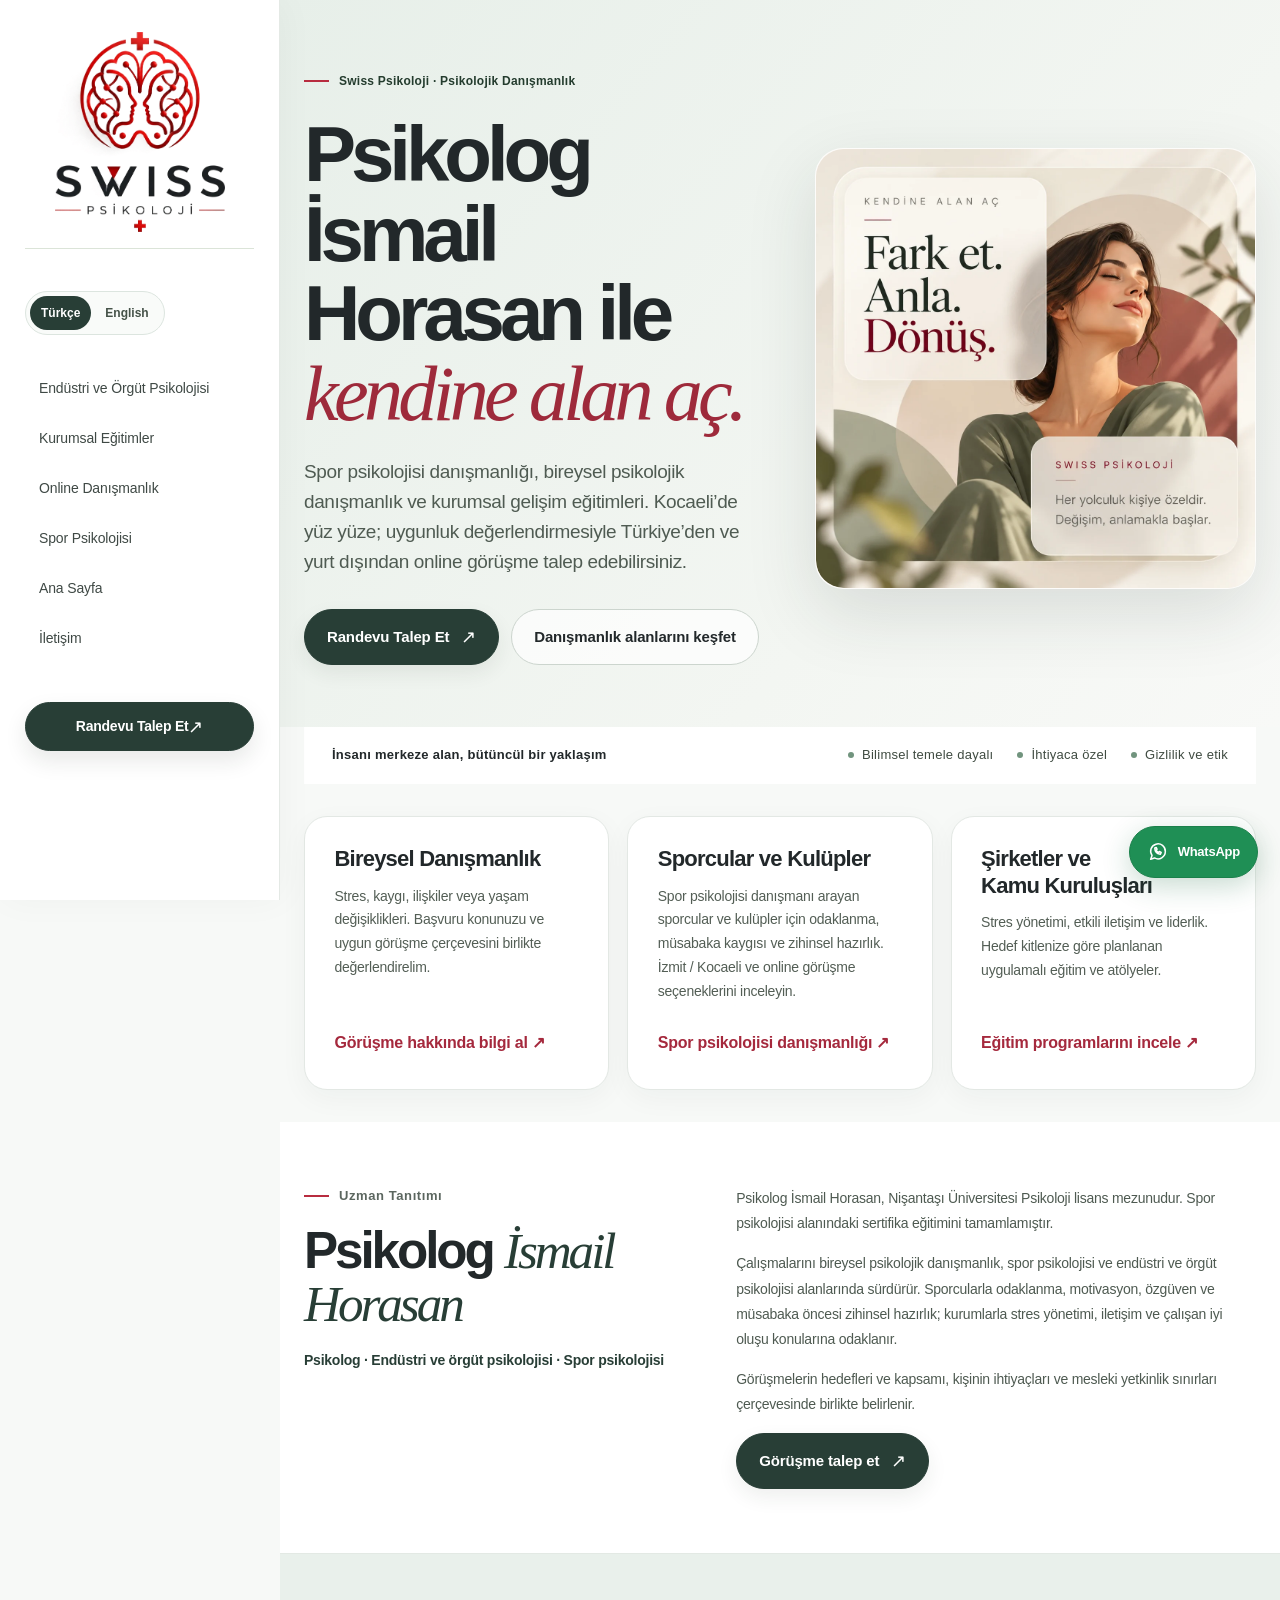
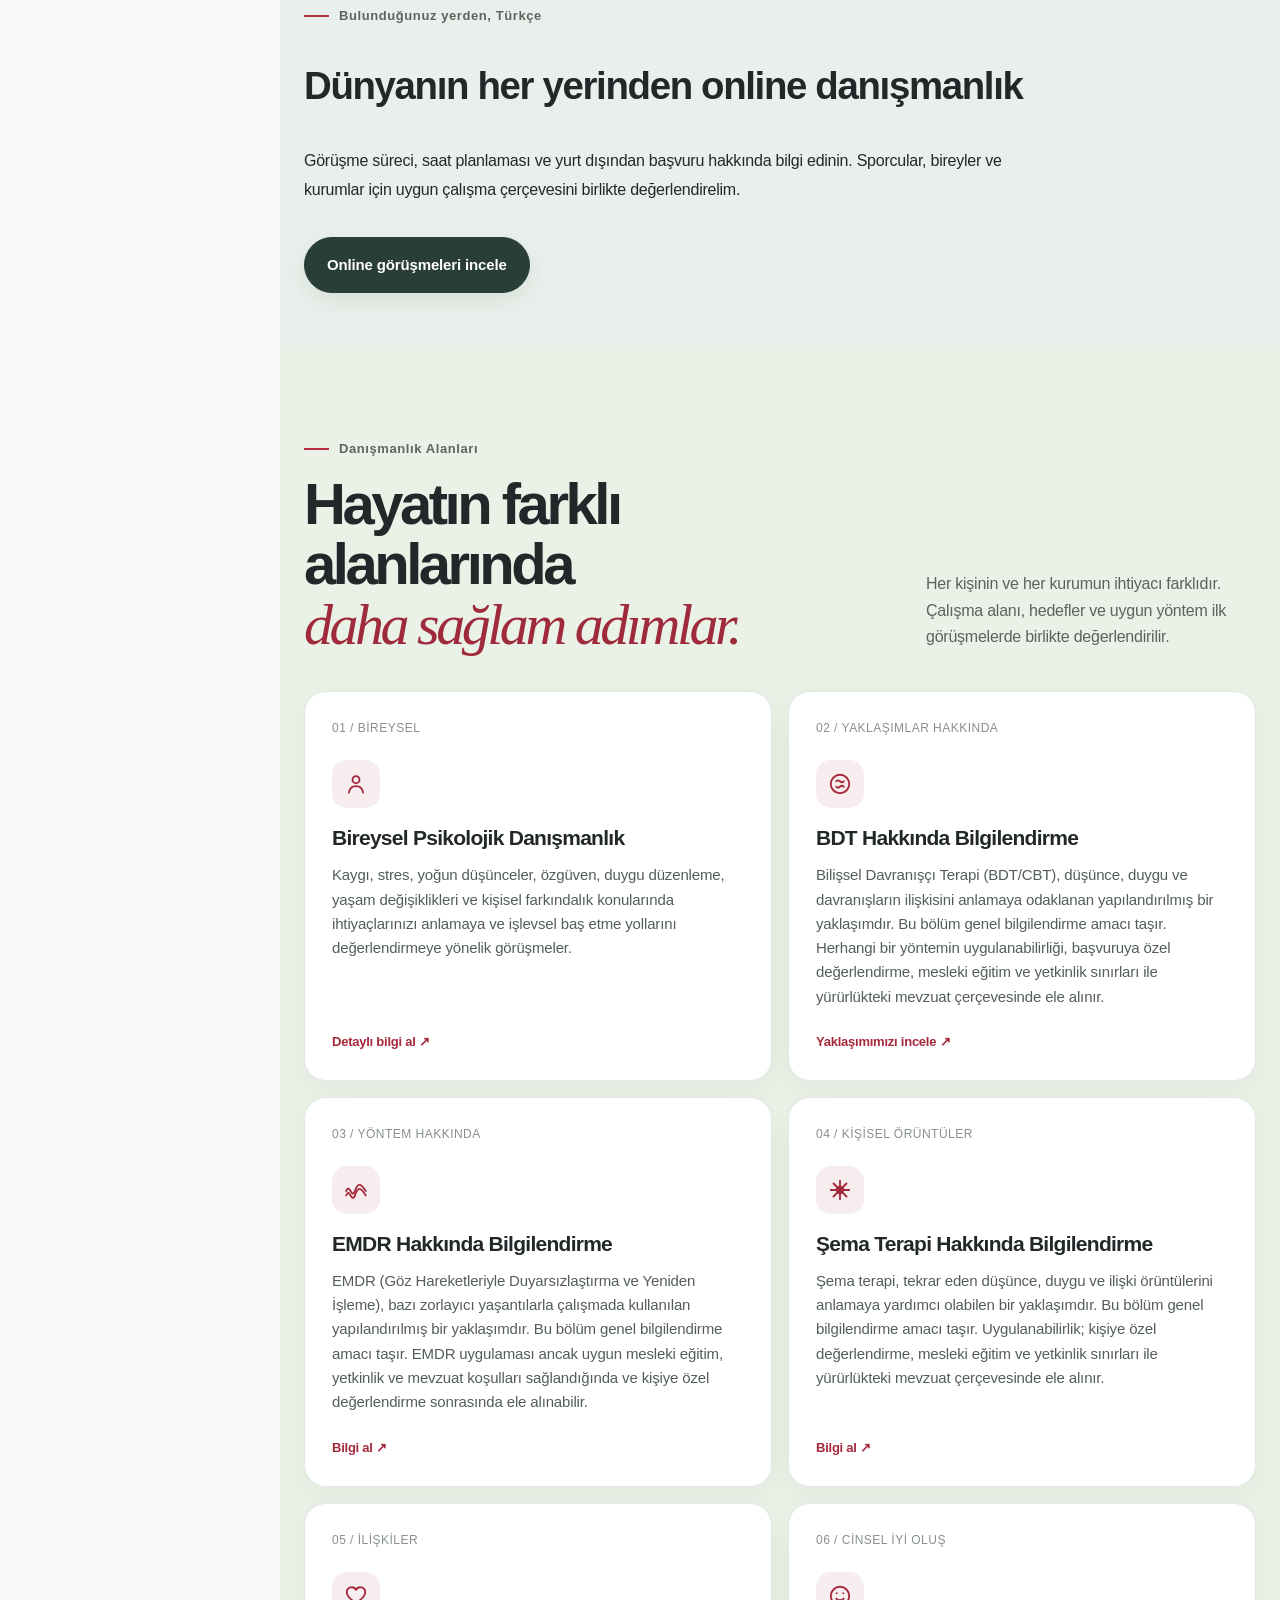
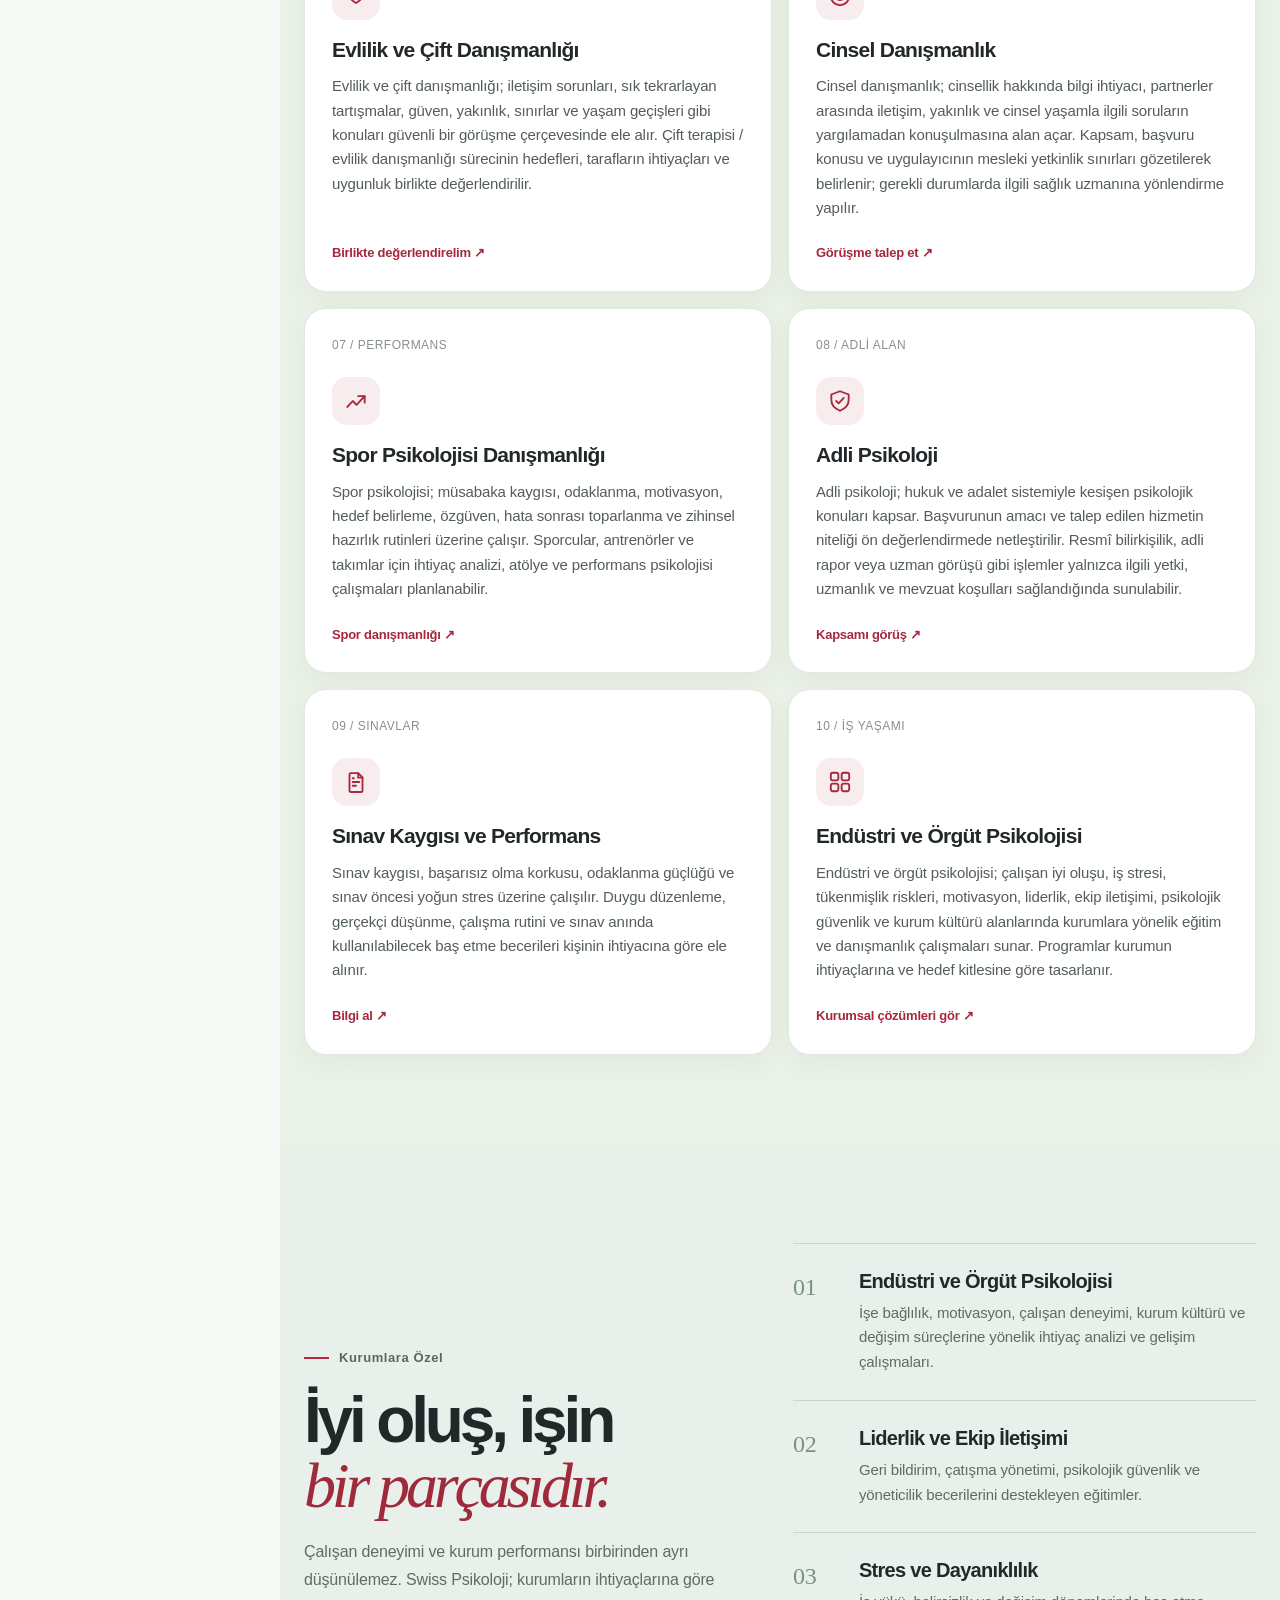
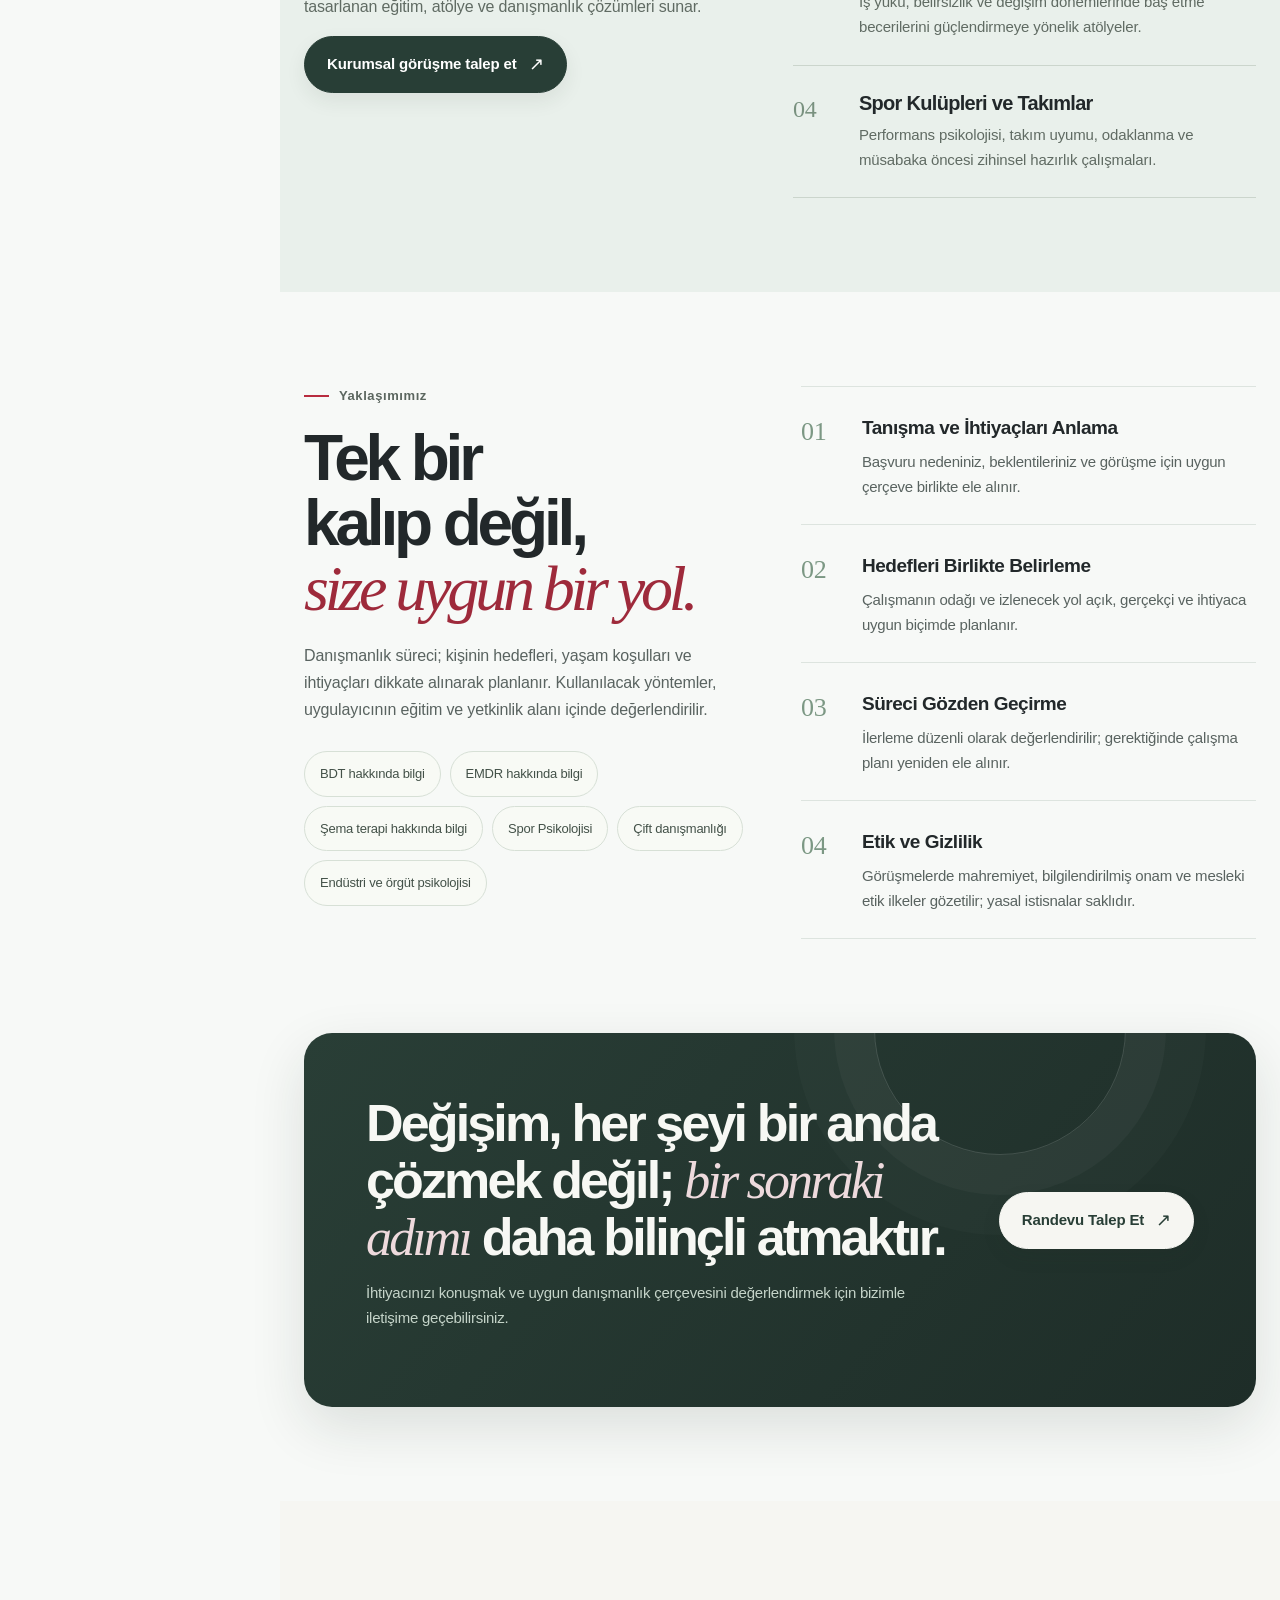
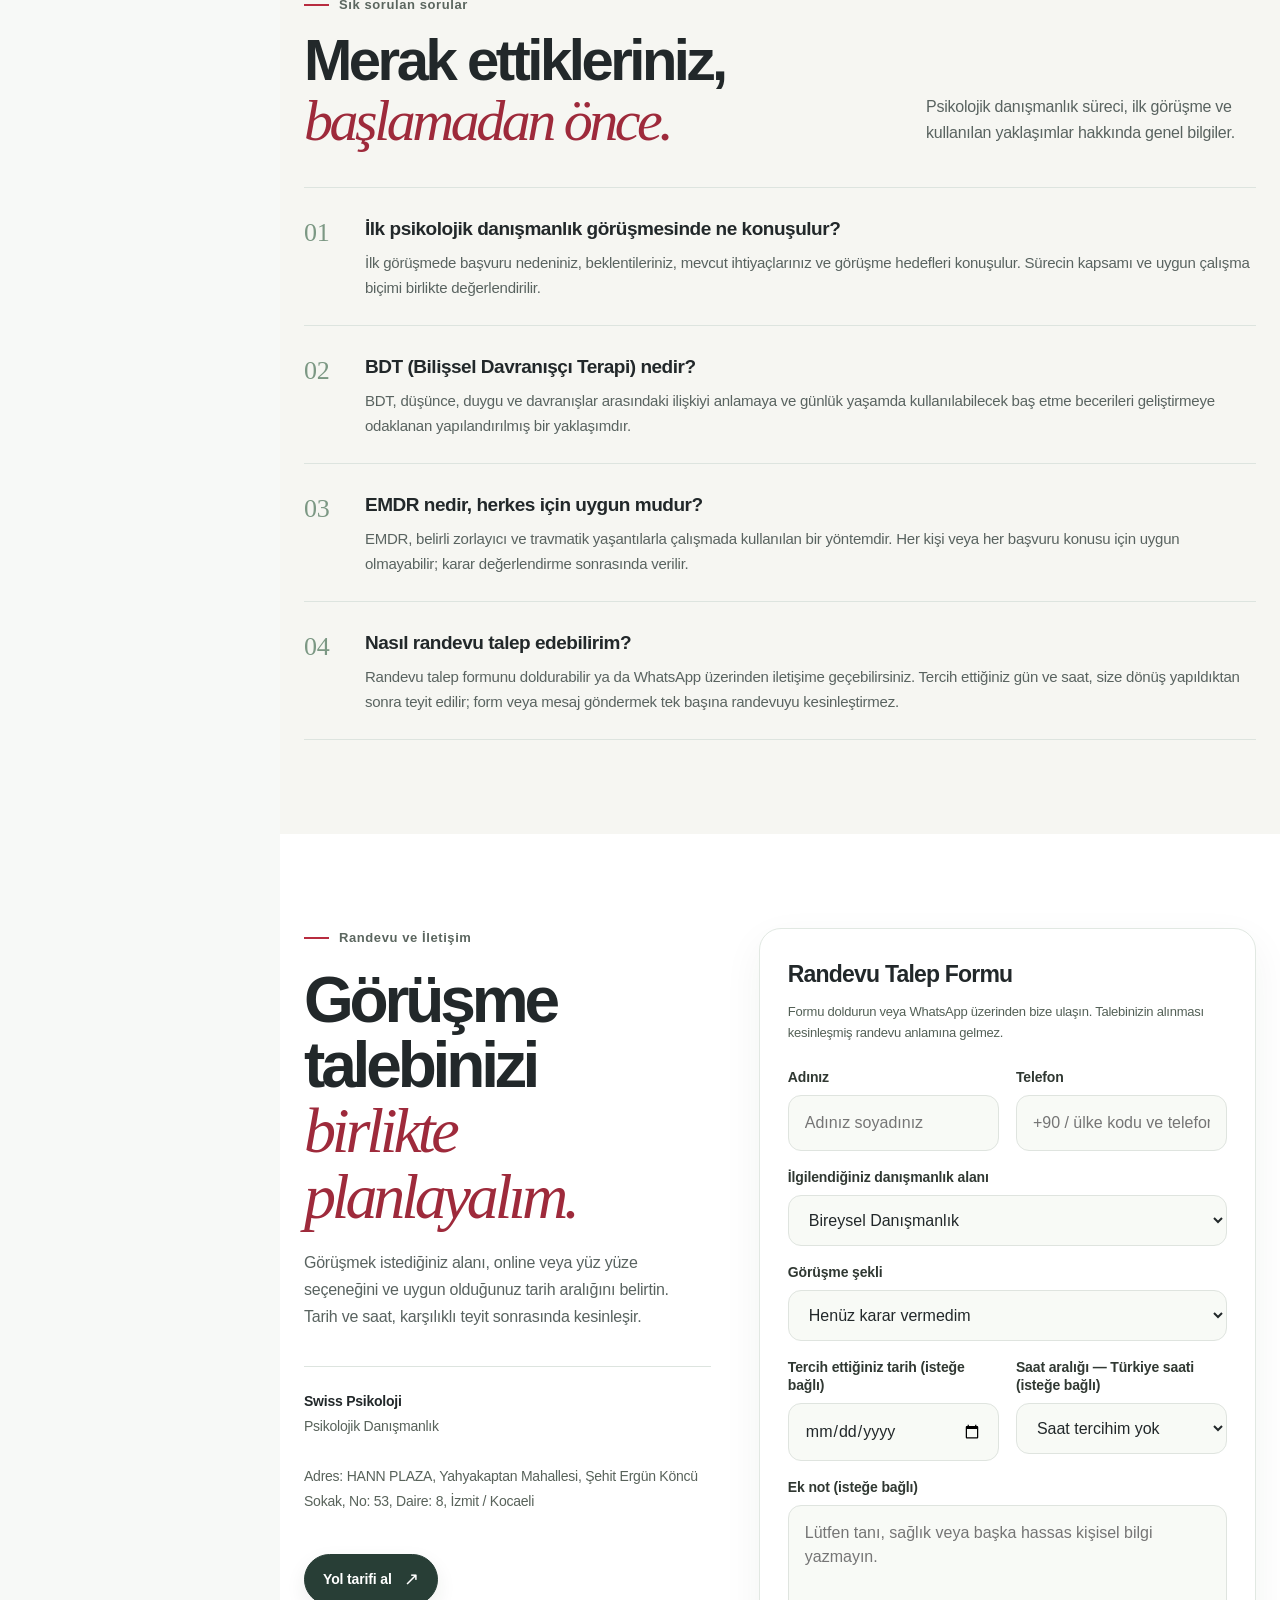
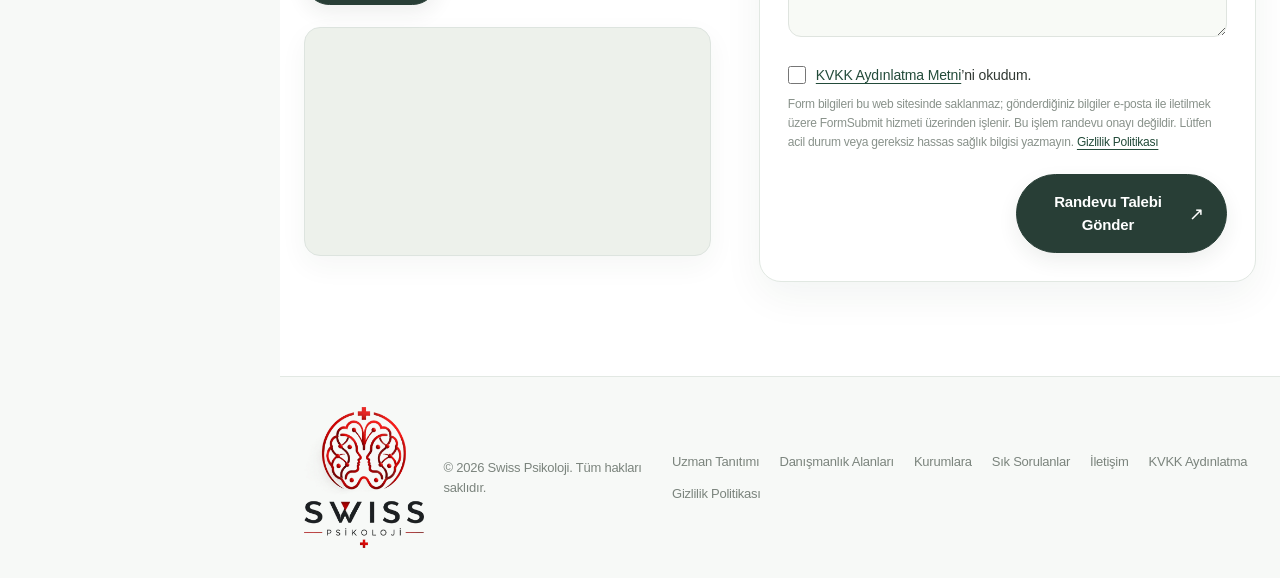
<file: index.html>
<!DOCTYPE html>
<html lang="tr">
<head>
<meta charset="utf-8">
<meta name="viewport" content="width=device-width, initial-scale=1">
<meta name="theme-color" content="#f5f5f2">
<meta name="description" content="Psikolog İsmail Horasan ile spor psikolojisi danışmanlığı, bireysel görüşmeler ve kurumsal eğitimler. Kocaeli'de yüz yüze ve uygunluk halinde online randevu talebi.">
<meta name="robots" content="index, follow, max-image-preview:large">
<meta name="author" content="Psikolog İsmail Horasan">
<meta property="og:image" content="https://swisspsikoloji.com/assets/brand-poster.webp">
<meta property="og:image:type" content="image/webp">
<meta property="og:image:alt" content="Swiss Psikoloji — Fark et. Anla. Dönüştür.">
<meta name="twitter:image" content="https://swisspsikoloji.com/assets/brand-poster.webp">
<meta property="og:type" content="website">
<meta property="og:locale" content="tr_TR">
<meta property="og:site_name" content="Swiss Psikoloji">
<meta property="og:title" content="Psikolog İsmail Horasan | Spor Psikolojisi | Swiss Psikoloji">
<meta property="og:description" content="Psikolog İsmail Horasan ile spor psikolojisi danışmanlığı, bireysel görüşmeler ve kurumsal eğitimler. Kocaeli'de yüz yüze ve uygunluk halinde online randevu talebi.">
<meta property="og:url" content="https://swisspsikoloji.com/">
<meta name="twitter:card" content="summary_large_image">
<meta name="twitter:title" content="Psikolog İsmail Horasan | Spor Psikolojisi | Swiss Psikoloji">
<meta name="twitter:description" content="Psikolog İsmail Horasan ile spor psikolojisi danışmanlığı, bireysel görüşmeler ve kurumsal eğitimler. Kocaeli'de yüz yüze ve uygunluk halinde online randevu talebi.">
<link rel="canonical" href="https://swisspsikoloji.com/">
<title>Psikolog İsmail Horasan | Spor Psikolojisi | Swiss Psikoloji</title>
<script type="application/ld+json">
{
  "@context": "https://schema.org",
  "@graph": [
    {
      "@type": "WebSite",
      "@id": "https://swisspsikoloji.com/#website",
      "url": "https://swisspsikoloji.com/",
      "name": "Swiss Psikoloji",
      "alternateName": [
        "Swiss Psikolojik Danışmanlık",
        "swisspsikoloji.com"
      ],
      "inLanguage": [
        "tr",
        "en"
      ],
      "publisher": {
        "@id": "https://swisspsikoloji.com/#organization"
      }
    },
    {
      "@type": "ProfessionalService",
      "@id": "https://swisspsikoloji.com/#organization",
      "name": "Swiss Psikoloji",
      "url": "https://swisspsikoloji.com/",
      "description": "Psikolog İsmail Horasan ile spor psikolojisi danışmanlığı, bireysel görüşmeler ve kurumsal eğitimler. Kocaeli'de yüz yüze ve uygunluk halinde online randevu talebi.",
      "telephone": "+90-532-746-6634",
      "address": {
        "@type": "PostalAddress",
        "streetAddress": "HANN PLAZA, Yahyakaptan Mahallesi, Şehit Ergün Köncü Sokak, No: 53, Daire: 8",
        "addressLocality": "İzmit",
        "addressRegion": "Kocaeli",
        "addressCountry": "TR"
      },
      "areaServed": [
        "İzmit",
        "Kocaeli",
        "Türkiye"
      ],
      "knowsLanguage": [
        "tr",
        "en"
      ]
    },
    {
      "@type": "Person",
      "@id": "https://swisspsikoloji.com/#ismail-horasan",
      "name": "İsmail Horasan",
      "jobTitle": "Psikolog",
      "alumniOf": {"@type":"CollegeOrUniversity","name":"Nişantaşı Üniversitesi","department":"Psikoloji"},
      "url": "https://swisspsikoloji.com/#uzman",
      "worksFor": {
        "@id": "https://swisspsikoloji.com/#organization"
      },
      "knowsAbout": [
        "Endüstri ve örgüt psikolojisi",
        "Spor psikolojisi",
        "Psikolojik danışmanlık"
      ]
    },
    {
      "@type": "WebPage",
      "@id": "https://swisspsikoloji.com/#webpage",
      "url": "https://swisspsikoloji.com/",
      "name": "Psikolog İsmail Horasan | Spor Psikolojisi | Swiss Psikoloji",
      "description": "Psikolog İsmail Horasan ile spor psikolojisi danışmanlığı, bireysel görüşmeler ve kurumsal eğitimler. Kocaeli'de yüz yüze ve uygunluk halinde online randevu talebi.",
      "inLanguage": "tr",
      "isPartOf": {
        "@id": "https://swisspsikoloji.com/#website"
      },
      "about": [
        {
          "@id": "https://swisspsikoloji.com/#organization"
        },
        {
          "@id": "https://swisspsikoloji.com/#ismail-horasan"
        }
      ]
    }
  ]
}
</script>
<link rel="stylesheet" href="/assets/site.css">
<noscript><style>@media(max-width:700px){nav{flex-wrap:wrap}.navlinks{display:flex!important;position:static;flex-basis:100%;box-shadow:none}.menu-toggle{display:none}}</style></noscript><meta name="referrer" content="strict-origin-when-cross-origin"><meta name="twitter:image:alt" content="Swiss Psikoloji"><link rel="icon" href="/assets/logo.webp" type="image/webp"></head>
<body>
<a class="skip-link" href="#top">İçeriğe geç</a>
<nav>
  <a class="brand wordmark" href="#top" aria-label="Swiss Psikoloji ana sayfa"><img class="brand-logo" src="/assets/logo.webp" alt="Swiss Psikoloji" width="441" height="520" decoding="async"></a>
  <div class="language-switch" aria-label="Dil seçimi"><button type="button" class="lang-btn active" data-lang="tr" onclick="setSiteLanguage('tr')">Türkçe</button><button type="button" class="lang-btn" data-lang="en" onclick="setSiteLanguage('en')">English</button></div>
    <button class="menu-toggle" type="button" aria-label="Menüyü aç" aria-controls="primary-navigation" aria-expanded="false"><span aria-hidden="true">☰</span></button>
    <div class="navlinks" id="primary-navigation"><a href="/is-ve-orgut-psikolojisi.html">Endüstri ve Örgüt Psikolojisi</a><a href="/kurumsal-egitimler.html">Kurumsal Eğitimler</a><a href="/online-danismanlik.html">Online Danışmanlık</a><a href="/spor-psikolojisi.html">Spor Psikolojisi</a><a href="/">Ana Sayfa</a><a href="/#iletisim">İletişim</a></div>
  <a class="navcta" href="#randevu">Randevu Talep Et <span class="arrow" aria-hidden="true">↗</span></a>
</nav>
<main id="top">
<header class="hero">
<div class="wrap hero-grid">
  <div>
    <div class="eyebrow">Swiss Psikoloji · Psikolojik Danışmanlık</div>
    <h1>Psikolog İsmail Horasan ile <em>kendine alan aç.</em></h1>
    <p class="lead">Spor psikolojisi danışmanlığı, bireysel psikolojik danışmanlık ve kurumsal gelişim eğitimleri. Kocaeli’de yüz yüze; uygunluk değerlendirmesiyle Türkiye’den ve yurt dışından online görüşme talep edebilirsiniz.</p>
    <div class="hero-actions"><a class="btn" href="#randevu">Randevu Talep Et <span class="arrow" aria-hidden="true">↗</span></a><a class="btn secondary" href="#hizmetler">Danışmanlık alanlarını keşfet</a></div>
  </div>
  <div class="hero-art poster-art" aria-label="Swiss Psikoloji marka görseli: Fark et. Anla. Dönüş.">
    <img class="brand-poster" src="/assets/brand-poster.webp" alt="Swiss Psikoloji: Kendine alan aç. Fark et. Anla. Dönüş. Her yolculuk kişiye özeldir. Değişim, anlamakla başlar." loading="eager" fetchpriority="high"  decoding="async" width="1200" height="1200">
  </div>
</div>
</header>
<div class="wrap trustbar"><strong>İnsanı merkeze alan, bütüncül bir yaklaşım</strong><div class="trust-items"><span><i class="dot"></i> Bilimsel temele dayalı</span><span><i class="dot"></i> İhtiyaca özel</span><span><i class="dot"></i> Gizlilik ve etik</span></div></div>
<div class="wrap sales-routes" aria-label="İhtiyacınıza uygun çalışma alanı">
<article class="route-card"><h2>Bireysel Danışmanlık</h2><p>Stres, kaygı, ilişkiler veya yaşam değişiklikleri. Başvuru konunuzu ve uygun görüşme çerçevesini birlikte değerlendirelim.</p><a href="https://wa.me/905327466634?text=Merhaba%2C%20bireysel%20dan%C4%B1%C5%9Fmanl%C4%B1k%20ve%20g%C3%B6r%C3%BC%C5%9Fme%20se%C3%A7enekleri%20hakk%C4%B1nda%20bilgi%20almak%20istiyorum." target="_blank" rel="noopener">Görüşme hakkında bilgi al ↗</a></article>
<article class="route-card"><h2>Sporcular ve Kulüpler</h2><p>Spor psikolojisi danışmanı arayan sporcular ve kulüpler için odaklanma, müsabaka kaygısı ve zihinsel hazırlık. İzmit / Kocaeli ve online görüşme seçeneklerini inceleyin.</p><a href="/spor-psikolojisi.html">Spor psikolojisi danışmanlığı ↗</a></article>
<article class="route-card"><h2>Şirketler ve Kamu Kuruluşları</h2><p>Stres yönetimi, etkili iletişim ve liderlik. Hedef kitlenize göre planlanan uygulamalı eğitim ve atölyeler.</p><a href="/kurumsal-egitimler.html">Eğitim programlarını incele ↗</a></article>
</div>
<section class="profile-section" id="uzman">
<div class="wrap profile-grid">
  <div><div class="eyebrow">Uzman Tanıtımı</div><h2>Psikolog <em>İsmail Horasan</em></h2><p class="profile-role">Psikolog · Endüstri ve örgüt psikolojisi · Spor psikolojisi</p></div>
  <div class="profile-copy"><p>Psikolog İsmail Horasan, Nişantaşı Üniversitesi Psikoloji lisans mezunudur. Spor psikolojisi alanındaki sertifika eğitimini tamamlamıştır.</p><p>Çalışmalarını bireysel psikolojik danışmanlık, spor psikolojisi ve endüstri ve örgüt psikolojisi alanlarında sürdürür. Sporcularla odaklanma, motivasyon, özgüven ve müsabaka öncesi zihinsel hazırlık; kurumlarla stres yönetimi, iletişim ve çalışan iyi oluşu konularına odaklanır.</p><p>Görüşmelerin hedefleri ve kapsamı, kişinin ihtiyaçları ve mesleki yetkinlik sınırları çerçevesinde birlikte belirlenir.</p><a class="btn" href="#iletisim">Görüşme talep et <span class="arrow" aria-hidden="true">↗</span></a></div>
</div>
</section>
<section class="online-intro"><div class="wrap"><div class="eyebrow">Bulunduğunuz yerden, Türkçe</div><h2>Dünyanın her yerinden online danışmanlık</h2><p>Görüşme süreci, saat planlaması ve yurt dışından başvuru hakkında bilgi edinin. Sporcular, bireyler ve kurumlar için uygun çalışma çerçevesini birlikte değerlendirelim.</p><div class="hero-actions"><a class="btn" href="/online-danismanlik.html">Online görüşmeleri incele</a></div></div></section><section id="hizmetler">
<div class="wrap">
  <div class="section-head"><div><div class="eyebrow">Danışmanlık Alanları</div><h2>Hayatın farklı alanlarında<br><em>daha sağlam adımlar.</em></h2></div><p>Her kişinin ve her kurumun ihtiyacı farklıdır. Çalışma alanı, hedefler ve uygun yöntem ilk görüşmelerde birlikte değerlendirilir.</p></div>
  <div class="services">
    <article class="service"><div class="num">01 / BİREYSEL</div><div class="icon"><svg focusable="false" viewBox="0 0 24 24" aria-hidden="true"><circle cx="12" cy="8" r="3.2"/><path d="M5.5 20c.5-4 2.8-6 6.5-6s6 2 6.5 6"/></svg></div><h3>Bireysel Psikolojik Danışmanlık</h3><p>Kaygı, stres, yoğun düşünceler, özgüven, duygu düzenleme, yaşam değişiklikleri ve kişisel farkındalık konularında ihtiyaçlarınızı anlamaya ve işlevsel baş etme yollarını değerlendirmeye yönelik görüşmeler.</p><a class="more" href="#iletisim">Detaylı bilgi al ↗</a></article>
    <article class="service"><div class="num">02 / YAKLAŞIMLAR HAKKINDA</div><div class="icon"><svg focusable="false" viewBox="0 0 24 24" aria-hidden="true"><circle cx="12" cy="12" r="8.5"/><path d="M8.5 9.5c1.1-1.2 2.1-1.2 3.5 0s2.4 1.2 3.5 0M8.5 14.5c1.1 1.2 2.1 1.2 3.5 0s2.4-1.2 3.5 0"/></svg></div><h3>BDT Hakkında Bilgilendirme</h3><p>Bilişsel Davranışçı Terapi (BDT/CBT), düşünce, duygu ve davranışların ilişkisini anlamaya odaklanan yapılandırılmış bir yaklaşımdır. Bu bölüm genel bilgilendirme amacı taşır. Herhangi bir yöntemin uygulanabilirliği, başvuruya özel değerlendirme, mesleki eğitim ve yetkinlik sınırları ile yürürlükteki mevzuat çerçevesinde ele alınır.</p><a class="more" href="#yaklasim">Yaklaşımımızı incele ↗</a></article>
    <article class="service"><div class="num">03 / YÖNTEM HAKKINDA</div><div class="icon"><svg focusable="false" viewBox="0 0 24 24" aria-hidden="true"><path d="M3 13c3-8 5 8 8 0s5-8 10 0"/><path d="M3 17c3-8 5 8 8 0s5-8 10 0"/></svg></div><h3>EMDR Hakkında Bilgilendirme</h3><p>EMDR (Göz Hareketleriyle Duyarsızlaştırma ve Yeniden İşleme), bazı zorlayıcı yaşantılarla çalışmada kullanılan yapılandırılmış bir yaklaşımdır. Bu bölüm genel bilgilendirme amacı taşır. EMDR uygulaması ancak uygun mesleki eğitim, yetkinlik ve mevzuat koşulları sağlandığında ve kişiye özel değerlendirme sonrasında ele alınabilir.</p><a class="more" href="#iletisim">Bilgi al ↗</a></article>
    <article class="service"><div class="num">04 / KİŞİSEL ÖRÜNTÜLER</div><div class="icon"><svg focusable="false" viewBox="0 0 24 24" aria-hidden="true"><path d="M12 3.5v17M3.5 12h17M6 6l12 12M18 6 6 18"/><circle cx="12" cy="12" r="3"/></svg></div><h3>Şema Terapi Hakkında Bilgilendirme</h3><p>Şema terapi, tekrar eden düşünce, duygu ve ilişki örüntülerini anlamaya yardımcı olabilen bir yaklaşımdır. Bu bölüm genel bilgilendirme amacı taşır. Uygulanabilirlik; kişiye özel değerlendirme, mesleki eğitim ve yetkinlik sınırları ile yürürlükteki mevzuat çerçevesinde ele alınır.</p><a class="more" href="#iletisim">Bilgi al ↗</a></article>
    <article class="service"><div class="num">05 / İLİŞKİLER</div><div class="icon"><svg focusable="false" viewBox="0 0 24 24" aria-hidden="true"><path d="M20.5 8.5c0 5-8.5 10-8.5 10s-8.5-5-8.5-10a4.5 4.5 0 0 1 8.5-2.1 4.5 4.5 0 0 1 8.5 2.1Z"/></svg></div><h3>Evlilik ve Çift Danışmanlığı</h3><p>Evlilik ve çift danışmanlığı; iletişim sorunları, sık tekrarlayan tartışmalar, güven, yakınlık, sınırlar ve yaşam geçişleri gibi konuları güvenli bir görüşme çerçevesinde ele alır. Çift terapisi / evlilik danışmanlığı sürecinin hedefleri, tarafların ihtiyaçları ve uygunluk birlikte değerlendirilir.</p><a class="more" href="#iletisim">Birlikte değerlendirelim ↗</a></article>
    <article class="service"><div class="num">06 / CİNSEL İYİ OLUŞ</div><div class="icon"><svg focusable="false" viewBox="0 0 24 24" aria-hidden="true"><circle cx="12" cy="12" r="8.5"/><path d="M8.5 14.5c1.8 1.8 5.2 1.8 7 0M9 9.5h.01M15 9.5h.01"/></svg></div><h3>Cinsel Danışmanlık</h3><p>Cinsel danışmanlık; cinsellik hakkında bilgi ihtiyacı, partnerler arasında iletişim, yakınlık ve cinsel yaşamla ilgili soruların yargılamadan konuşulmasına alan açar. Kapsam, başvuru konusu ve uygulayıcının mesleki yetkinlik sınırları gözetilerek belirlenir; gerekli durumlarda ilgili sağlık uzmanına yönlendirme yapılır.</p><a class="more" href="#iletisim">Görüşme talep et ↗</a></article>
    <article class="service"><div class="num">07 / PERFORMANS</div><div class="icon"><svg focusable="false" viewBox="0 0 24 24" aria-hidden="true"><path d="M4 17.5 9 12l3.5 3.5L20 7.5"/><path d="M14 7.5h6v6"/></svg></div><h3>Spor Psikolojisi Danışmanlığı</h3><p>Spor psikolojisi; müsabaka kaygısı, odaklanma, motivasyon, hedef belirleme, özgüven, hata sonrası toparlanma ve zihinsel hazırlık rutinleri üzerine çalışır. Sporcular, antrenörler ve takımlar için ihtiyaç analizi, atölye ve performans psikolojisi çalışmaları planlanabilir.</p><a class="more" href="/spor-psikolojisi.html">Spor danışmanlığı ↗</a></article>
    <article class="service"><div class="num">08 / ADLİ ALAN</div><div class="icon"><svg focusable="false" viewBox="0 0 24 24" aria-hidden="true"><path d="M12 3 20 6v5c0 5-3.5 8-8 10-4.5-2-8-5-8-10V6l8-3Z"/><path d="m8.5 12 2.2 2.2 4.8-5"/></svg></div><h3>Adli Psikoloji</h3><p>Adli psikoloji; hukuk ve adalet sistemiyle kesişen psikolojik konuları kapsar. Başvurunun amacı ve talep edilen hizmetin niteliği ön değerlendirmede netleştirilir. Resmî bilirkişilik, adli rapor veya uzman görüşü gibi işlemler yalnızca ilgili yetki, uzmanlık ve mevzuat koşulları sağlandığında sunulabilir.</p><a class="more" href="#iletisim">Kapsamı görüş ↗</a></article>
    <article class="service"><div class="num">09 / SINAVLAR</div><div class="icon"><svg focusable="false" viewBox="0 0 24 24" aria-hidden="true"><path d="M7 3.75h7l4 4V20a1.25 1.25 0 0 1-1.25 1.25h-9.5A1.25 1.25 0 0 1 6 20V5a1.25 1.25 0 0 1 1-1.25Z"/><path d="M14 4v4h4M9 12h6M9 15.5h3M9 8.5h1"/></svg></div><h3>Sınav Kaygısı ve Performans</h3><p>Sınav kaygısı, başarısız olma korkusu, odaklanma güçlüğü ve sınav öncesi yoğun stres üzerine çalışılır. Duygu düzenleme, gerçekçi düşünme, çalışma rutini ve sınav anında kullanılabilecek baş etme becerileri kişinin ihtiyacına göre ele alınır.</p><a class="more" href="#iletisim">Bilgi al ↗</a></article>
    <article class="service"><div class="num">10 / İŞ YAŞAMI</div><div class="icon"><svg focusable="false" viewBox="0 0 24 24" aria-hidden="true"><rect x="3.5" y="3.5" width="7" height="7" rx="2"/><rect x="13.5" y="3.5" width="7" height="7" rx="2"/><rect x="3.5" y="13.5" width="7" height="7" rx="2"/><rect x="13.5" y="13.5" width="7" height="7" rx="2"/></svg></div><h3>Endüstri ve Örgüt Psikolojisi</h3><p>Endüstri ve örgüt psikolojisi; çalışan iyi oluşu, iş stresi, tükenmişlik riskleri, motivasyon, liderlik, ekip iletişimi, psikolojik güvenlik ve kurum kültürü alanlarında kurumlara yönelik eğitim ve danışmanlık çalışmaları sunar. Programlar kurumun ihtiyaçlarına ve hedef kitlesine göre tasarlanır.</p><a class="more" href="/is-ve-orgut-psikolojisi.html">Kurumsal çözümleri gör ↗</a></article>
  </div>
</div>
</section>
<section class="work" id="kurumlar">
<div class="wrap work-grid">
  <div><div class="eyebrow">Kurumlara Özel</div><h2>İyi oluş, işin<br><em>bir parçasıdır.</em></h2><p>Çalışan deneyimi ve kurum performansı birbirinden ayrı düşünülemez. Swiss Psikoloji; kurumların ihtiyaçlarına göre tasarlanan eğitim, atölye ve danışmanlık çözümleri sunar.</p><a class="btn" href="/kurumsal-egitimler.html">Kurumsal görüşme talep et <span class="arrow" aria-hidden="true">↗</span></a></div>
  <div class="work-list">
    <div class="work-row"><div class="index">01</div><div><h3>Endüstri ve Örgüt Psikolojisi</h3><p>İşe bağlılık, motivasyon, çalışan deneyimi, kurum kültürü ve değişim süreçlerine yönelik ihtiyaç analizi ve gelişim çalışmaları.</p></div></div>
    <div class="work-row"><div class="index">02</div><div><h3>Liderlik ve Ekip İletişimi</h3><p>Geri bildirim, çatışma yönetimi, psikolojik güvenlik ve yöneticilik becerilerini destekleyen eğitimler.</p></div></div>
    <div class="work-row"><div class="index">03</div><div><h3>Stres ve Dayanıklılık</h3><p>İş yükü, belirsizlik ve değişim dönemlerinde baş etme becerilerini güçlendirmeye yönelik atölyeler.</p></div></div>
    <div class="work-row"><div class="index">04</div><div><h3>Spor Kulüpleri ve Takımlar</h3><p>Performans psikolojisi, takım uyumu, odaklanma ve müsabaka öncesi zihinsel hazırlık çalışmaları.</p></div></div>
  </div>
</div>
</section>
<section id="yaklasim">
<div class="wrap approach-grid">
  <div class="approach-intro"><div class="eyebrow">Yaklaşımımız</div><h2>Tek bir kalıp değil,<br><em>size uygun bir yol.</em></h2><p>Danışmanlık süreci; kişinin hedefleri, yaşam koşulları ve ihtiyaçları dikkate alınarak planlanır. Kullanılacak yöntemler, uygulayıcının eğitim ve yetkinlik alanı içinde değerlendirilir.</p><div class="pill-list"><span class="pill">BDT hakkında bilgi</span><span class="pill">EMDR hakkında bilgi</span><span class="pill">Şema terapi hakkında bilgi</span><span class="pill">Spor Psikolojisi</span><span class="pill">Çift danışmanlığı</span><span class="pill">Endüstri ve örgüt psikolojisi</span></div></div>
  <div class="steps">
    <div class="step"><div class="step-num">01</div><div><h3>Tanışma ve İhtiyaçları Anlama</h3><p>Başvuru nedeniniz, beklentileriniz ve görüşme için uygun çerçeve birlikte ele alınır.</p></div></div>
    <div class="step"><div class="step-num">02</div><div><h3>Hedefleri Birlikte Belirleme</h3><p>Çalışmanın odağı ve izlenecek yol açık, gerçekçi ve ihtiyaca uygun biçimde planlanır.</p></div></div>
    <div class="step"><div class="step-num">03</div><div><h3>Süreci Gözden Geçirme</h3><p>İlerleme düzenli olarak değerlendirilir; gerektiğinde çalışma planı yeniden ele alınır.</p></div></div>
    <div class="step"><div class="step-num">04</div><div><h3>Etik ve Gizlilik</h3><p>Görüşmelerde mahremiyet, bilgilendirilmiş onam ve mesleki etik ilkeler gözetilir; yasal istisnalar saklıdır.</p></div></div>
  </div>
</div>
</section>
<div class="wrap quote"><div class="quote-inner"><div><h2>Değişim, her şeyi bir anda çözmek değil; <em>bir sonraki adımı</em> daha bilinçli atmaktır.</h2><p>İhtiyacınızı konuşmak ve uygun danışmanlık çerçevesini değerlendirmek için bizimle iletişime geçebilirsiniz.</p></div><a class="btn" href="#randevu">Randevu Talep Et <span class="arrow" aria-hidden="true">↗</span></a></div></div>
<section id="sik-sorulanlar" style="background:#f6f6f2">
<div class="wrap">
  <div class="section-head"><div><div class="eyebrow">Sık sorulan sorular</div><h2>Merak ettikleriniz,<br><em>başlamadan önce.</em></h2></div><p>Psikolojik danışmanlık süreci, ilk görüşme ve kullanılan yaklaşımlar hakkında genel bilgiler.</p></div>
  <div class="steps">
    <div class="step"><div class="step-num">01</div><div><h3>İlk psikolojik danışmanlık görüşmesinde ne konuşulur?</h3><p>İlk görüşmede başvuru nedeniniz, beklentileriniz, mevcut ihtiyaçlarınız ve görüşme hedefleri konuşulur. Sürecin kapsamı ve uygun çalışma biçimi birlikte değerlendirilir.</p></div></div>
    <div class="step"><div class="step-num">02</div><div><h3>BDT (Bilişsel Davranışçı Terapi) nedir?</h3><p>BDT, düşünce, duygu ve davranışlar arasındaki ilişkiyi anlamaya ve günlük yaşamda kullanılabilecek baş etme becerileri geliştirmeye odaklanan yapılandırılmış bir yaklaşımdır.</p></div></div>
    <div class="step"><div class="step-num">03</div><div><h3>EMDR nedir, herkes için uygun mudur?</h3><p>EMDR, belirli zorlayıcı ve travmatik yaşantılarla çalışmada kullanılan bir yöntemdir. Her kişi veya her başvuru konusu için uygun olmayabilir; karar değerlendirme sonrasında verilir.</p></div></div>
    <div class="step"><div class="step-num">04</div><div><h3>Nasıl randevu talep edebilirim?</h3><p>Randevu talep formunu doldurabilir ya da WhatsApp üzerinden iletişime geçebilirsiniz. Tercih ettiğiniz gün ve saat, size dönüş yapıldıktan sonra teyit edilir; form veya mesaj göndermek tek başına randevuyu kesinleştirmez.</p></div></div>
  </div>
  
</div>
</section>
<section class="contact" id="iletisim">
<div class="wrap contact-grid">
  <div><div class="eyebrow">Randevu ve İletişim</div><h2>Görüşme talebinizi<br><em>birlikte planlayalım.</em></h2><p class="contact-copy">Görüşmek istediğiniz alanı, online veya yüz yüze seçeneğini ve uygun olduğunuz tarih aralığını belirtin. Tarih ve saat, karşılıklı teyit sonrasında kesinleşir.</p><div class="contact-detail"><strong>Swiss Psikoloji</strong><br>Psikolojik Danışmanlık<br><br>Adres: HANN PLAZA, Yahyakaptan Mahallesi, Şehit Ergün Köncü Sokak, No: 53, Daire: 8, İzmit / Kocaeli<br><br><div class="map-actions"><a class="btn map-btn" href="https://www.google.com/maps/dir/?api=1&destination=40.7716245%2C29.9698628&travelmode=driving" target="_blank" rel="noopener">Yol tarifi al <span class="arrow" aria-hidden="true">↗</span></a></div></div><div class="map-frame"><iframe title="Swiss Psikoloji - HANN PLAZA konumu" src="https://maps.google.com/maps?q=40.7716245,29.9698628&t=&z=17&ie=UTF8&iwloc=&output=embed" loading="lazy" referrerpolicy="no-referrer-when-downgrade"></iframe></div></div>
  <div id="randevu"><form id="contactForm" action="https://formsubmit.co/ihorasan@swisspsikoloji.com" method="POST">
    <div class="form-heading"><h3>Randevu Talep Formu</h3><p>Formu doldurun veya WhatsApp üzerinden bize ulaşın. Talebinizin alınması kesinleşmiş randevu anlamına gelmez.</p></div>
     <input type="hidden" name="_subject" value="Swiss Psikoloji — Yeni Randevu Talebi">
     <input type="hidden" name="_template" value="table">
<input type="text" name="_honey" tabindex="-1" autocomplete="off" style="display:none" aria-hidden="true">
    <div class="field"><label for="name">Adınız</label><input id="name" name="name" autocomplete="name" placeholder="Adınız soyadınız" required></div>
    <div class="field"><label for="phone">Telefon</label><input id="phone" name="phone" type="tel" inputmode="tel" minlength="10" maxlength="25" autocomplete="tel" placeholder="+90 / ülke kodu ve telefon" required></div>
    <div class="field full"><label for="topic">İlgilendiğiniz danışmanlık alanı</label><select id="topic" name="topic"><option value="Bireysel Danışmanlık">Bireysel Danışmanlık</option><option>BDT / EMDR / Şema terapi</option><option>Evlilik ve çift danışmanlığı</option><option>Cinsel danışmanlık</option><option value="Spor Psikolojisi">Spor Psikolojisi</option><option>Sınav kaygısı ve performans</option><option>Adli psikoloji</option><option>Endüstri ve örgüt psikolojisi</option><option value="Kurumsal eğitim / danışmanlık">Kurumsal eğitim / danışmanlık</option><option>Diğer</option></select></div>
    <div class="field full"><label for="meetingFormat">Görüşme şekli</label><select id="meetingFormat" name="meetingFormat"><option>Henüz karar vermedim</option><option>Online görüşme</option><option>Yüz Yüze Görüşme (Kocaeli)</option></select></div>
    <div class="field"><label for="preferredDate">Tercih ettiğiniz tarih (isteğe bağlı)</label><input id="preferredDate" name="preferredDate" type="date"></div>
    <div class="field"><label for="preferredTime">Saat aralığı — Türkiye saati (isteğe bağlı)</label><select id="preferredTime" name="preferredTime"><option value="">Saat tercihim yok</option><option>09.00–12.00</option><option>12.00–15.00</option><option>15.00–18.00</option><option>18.00–20.00</option></select></div>
    <div class="field full"><label for="message">Ek not (isteğe bağlı)</label><textarea id="message" name="message" maxlength="300" placeholder="Lütfen tanı, sağlık veya başka hassas kişisel bilgi yazmayın."></textarea></div>
    <div class="field full consent-field"><label class="consent-label"><input id="kvkkRead" name="kvkkRead" type="checkbox" required> <span><a href="kvkk.html" target="_blank" rel="noopener">KVKK Aydınlatma Metni</a>’ni okudum.</span></label><p class="privacy">Form bilgileri bu web sitesinde saklanmaz; gönderdiğiniz bilgiler e-posta ile iletilmek üzere FormSubmit hizmeti üzerinden işlenir. Bu işlem randevu onayı değildir. Lütfen acil durum veya gereksiz hassas sağlık bilgisi yazmayın. <a href="gizlilik.html" target="_blank" rel="noopener">Gizlilik Politikası</a></p></div>
<p id="formStatus" class="form-status full" role="status" aria-live="polite"></p>
    <button class="btn" type="submit">Randevu Talebi Gönder <span class="arrow" aria-hidden="true">↗</span></button>
  </form></div>
</div>
</section>
</main>
<footer><div class="wrap footer-row"><a class="footer-brand wordmark-footer" href="#top" aria-label="Swiss Psikoloji ana sayfa"><img class="footer-brand-logo" src="/assets/logo.webp" alt="Swiss Psikoloji" width="140" decoding="async" height="165" loading="lazy"></a><div>© <span id="year"></span> Swiss Psikoloji. Tüm hakları saklıdır.</div><div class="footer-links"><a href="#uzman">Uzman Tanıtımı</a><a href="#hizmetler">Danışmanlık Alanları</a><a href="#kurumlar">Kurumlara</a><a href="#sik-sorulanlar">Sık Sorulanlar</a><a href="#iletisim">İletişim</a><a href="kvkk.html">KVKK Aydınlatma</a><a href="gizlilik.html">Gizlilik Politikası</a></div></div></footer>
<a class="whatsapp" href="https://wa.me/905327466634" target="_blank" rel="noopener" aria-label="WhatsApp ile iletişim"><svg class="contact-icon" viewBox="0 0 24 24" aria-hidden="true" focusable="false"><path d="M20 11.5a8 8 0 0 1-11.8 7L4 20l1.5-4.2A8 8 0 1 1 20 11.5Z"/><path d="M8.5 7.5c0 4 2 6 6 7l1-2-2-1-.8 1c-1.3-.6-2.1-1.4-2.7-2.7l1-.8-1-2Z"/></svg> WhatsApp</a>
<script src="/assets/navigation.js" defer></script>
<script src="/assets/language.js" defer></script>
<script src="/assets/forms.js" defer></script>
</body>
</html>
</file>
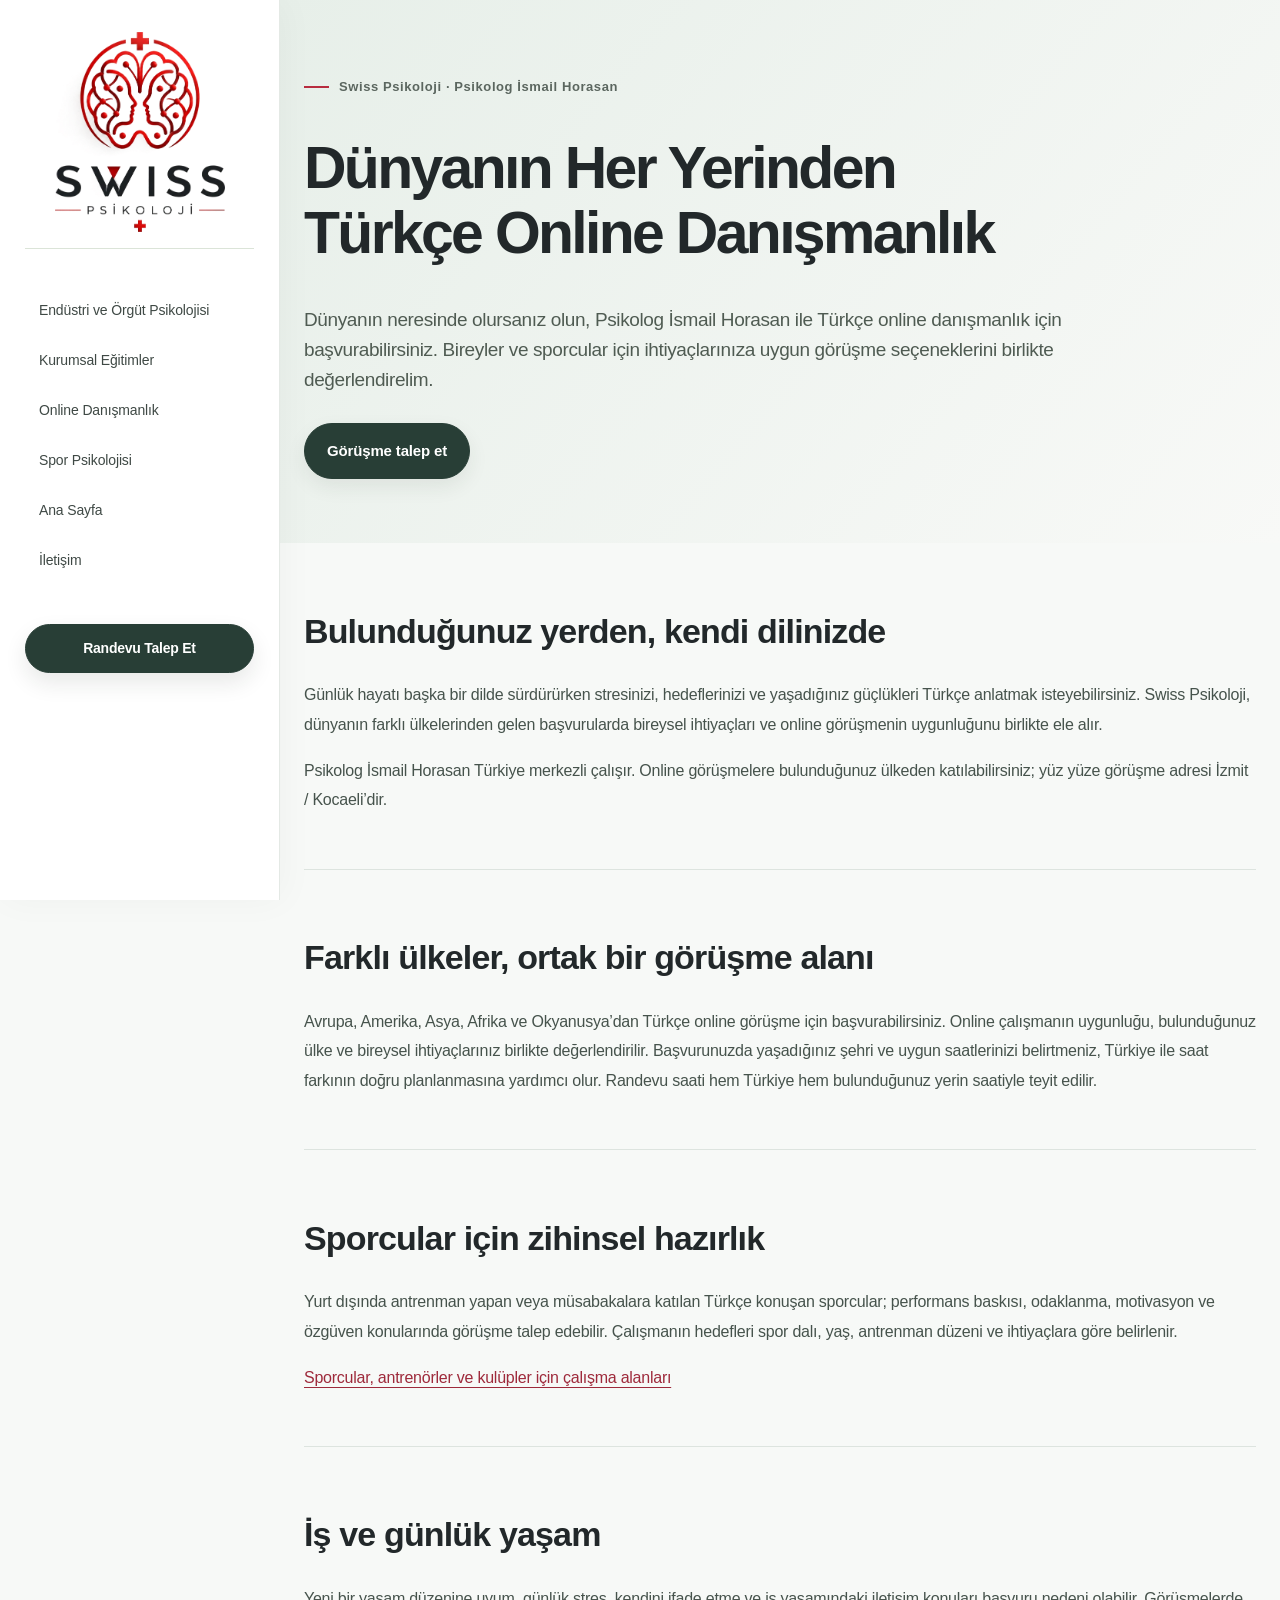
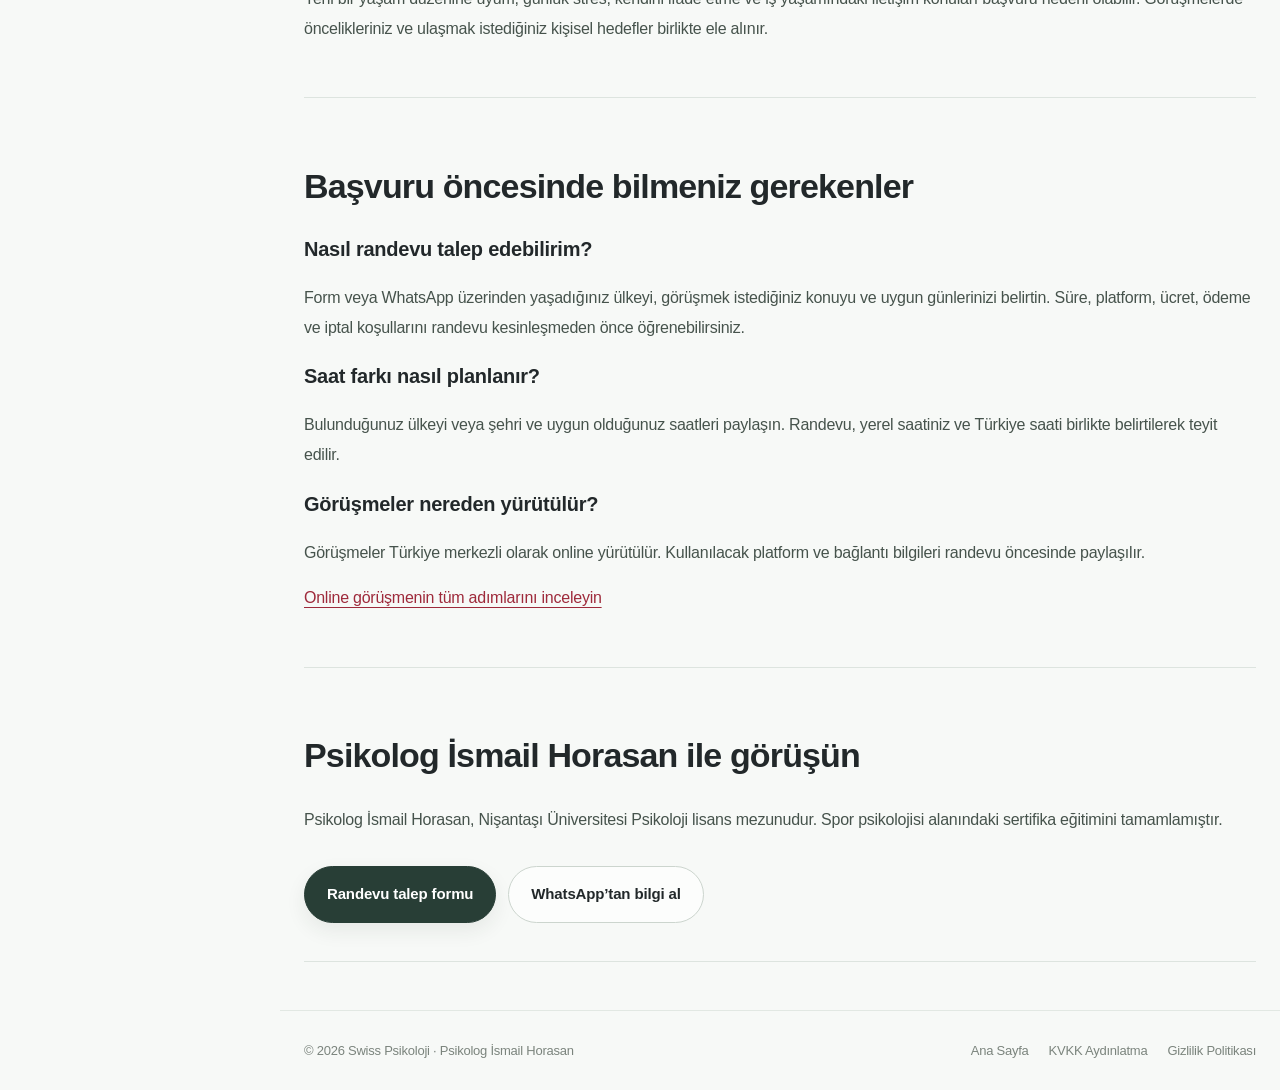
<file: dunya-genelinde-online-danismanlik.html>
<!DOCTYPE html>
<html lang="tr"><head><meta charset="utf-8"><meta name="viewport" content="width=device-width, initial-scale=1"><title>Dünyanın Her Yerinden Türkçe Online Danışmanlık | Swiss Psikoloji</title><meta name="description" content="Dünyanın neresinde olursanız olun, Psikolog İsmail Horasan ile Türkçe online danışmanlık için başvurabilirsiniz. Bireyler ve sporcular için ihtiyaçlarınıza uygun görüşme seçeneklerini birlikte değerlendirelim."><meta name="robots" content="index, follow, max-image-preview:large"><meta name="author" content="Psikolog İsmail Horasan"><link rel="canonical" href="https://swisspsikoloji.com/dunya-genelinde-online-danismanlik.html"><meta property="og:type" content="website"><meta property="og:locale" content="tr_TR"><meta property="og:title" content="Dünyanın Her Yerinden Türkçe Online Danışmanlık | Swiss Psikoloji"><meta property="og:description" content="Dünyanın neresinde olursanız olun, Psikolog İsmail Horasan ile Türkçe online danışmanlık için başvurabilirsiniz. Bireyler ve sporcular için ihtiyaçlarınıza uygun görüşme seçeneklerini birlikte değerlendirelim."><meta property="og:url" content="https://swisspsikoloji.com/dunya-genelinde-online-danismanlik.html"><meta property="og:image" content="https://swisspsikoloji.com/assets/brand-poster.webp"><meta name="twitter:card" content="summary_large_image"><link rel="icon" href="/assets/logo.webp" type="image/webp"><link rel="stylesheet" href="/assets/site.css"><script src="/assets/navigation.js" defer></script><noscript><style>@media(max-width:700px){.navlinks{display:flex!important;position:static;flex-basis:100%}.menu-toggle{display:none}nav{flex-wrap:wrap}}</style></noscript><script type="application/ld+json">{"@context":"https://schema.org","@type":"WebPage","name":"Dünyanın Her Yerinden Türkçe Online Danışmanlık","description":"Dünyanın neresinde olursanız olun, Psikolog İsmail Horasan ile Türkçe online danışmanlık için başvurabilirsiniz. Bireyler ve sporcular için ihtiyaçlarınıza uygun görüşme seçeneklerini birlikte değerlendirelim.","url":"https://swisspsikoloji.com/dunya-genelinde-online-danismanlik.html","inLanguage":"tr","author":{"@id":"https://swisspsikoloji.com/#ismail-horasan"}}</script></head>
<body><a class="skip-link" href="#icerik">İçeriğe geç</a><nav aria-label="Ana gezinme"><a class="brand wordmark" href="/" aria-label="Swiss Psikoloji ana sayfa"><img class="brand-logo" src="/assets/logo.webp" alt="Swiss Psikoloji" width="441" height="520"></a><button class="menu-toggle" type="button" aria-label="Menüyü aç" aria-controls="primary-navigation" aria-expanded="false"><span aria-hidden="true">☰</span></button><div class="navlinks" id="primary-navigation"><a href="/is-ve-orgut-psikolojisi.html">Endüstri ve Örgüt Psikolojisi</a><a href="/kurumsal-egitimler.html">Kurumsal Eğitimler</a><a href="/online-danismanlik.html">Online Danışmanlık</a><a href="/spor-psikolojisi.html">Spor Psikolojisi</a><a href="/">Ana Sayfa</a><a href="/#iletisim">İletişim</a></div><a class="navcta" href="/#randevu">Randevu Talep Et</a></nav><main id="icerik" class="editorial-page"><header class="editorial-hero"><div class="wrap"><p class="eyebrow">Swiss Psikoloji · Psikolog İsmail Horasan</p><h1>Dünyanın Her Yerinden Türkçe Online Danışmanlık</h1><p class="lead">Dünyanın neresinde olursanız olun, Psikolog İsmail Horasan ile Türkçe online danışmanlık için başvurabilirsiniz. Bireyler ve sporcular için ihtiyaçlarınıza uygun görüşme seçeneklerini birlikte değerlendirelim.</p><a class="btn" href="/#randevu">Görüşme talep et</a></div></header><div class="wrap editorial-body"><section><h2>Bulunduğunuz yerden, kendi dilinizde</h2><p>Günlük hayatı başka bir dilde sürdürürken stresinizi, hedeflerinizi ve yaşadığınız güçlükleri Türkçe anlatmak isteyebilirsiniz. Swiss Psikoloji, dünyanın farklı ülkelerinden gelen başvurularda bireysel ihtiyaçları ve online görüşmenin uygunluğunu birlikte ele alır.</p><p>Psikolog İsmail Horasan Türkiye merkezli çalışır. Online görüşmelere bulunduğunuz ülkeden katılabilirsiniz; yüz yüze görüşme adresi İzmit / Kocaeli’dir.</p></section><section><h2>Farklı ülkeler, ortak bir görüşme alanı</h2><p>Avrupa, Amerika, Asya, Afrika ve Okyanusya’dan Türkçe online görüşme için başvurabilirsiniz. Online çalışmanın uygunluğu, bulunduğunuz ülke ve bireysel ihtiyaçlarınız birlikte değerlendirilir. Başvurunuzda yaşadığınız şehri ve uygun saatlerinizi belirtmeniz, Türkiye ile saat farkının doğru planlanmasına yardımcı olur. Randevu saati hem Türkiye hem bulunduğunuz yerin saatiyle teyit edilir.</p></section><section><h2>Sporcular için zihinsel hazırlık</h2><p>Yurt dışında antrenman yapan veya müsabakalara katılan Türkçe konuşan sporcular; performans baskısı, odaklanma, motivasyon ve özgüven konularında görüşme talep edebilir. Çalışmanın hedefleri spor dalı, yaş, antrenman düzeni ve ihtiyaçlara göre belirlenir.</p><p><a href="/spor-psikolojisi.html">Sporcular, antrenörler ve kulüpler için çalışma alanları</a></p></section><section><h2>İş ve günlük yaşam</h2><p>Yeni bir yaşam düzenine uyum, günlük stres, kendini ifade etme ve iş yaşamındaki iletişim konuları başvuru nedeni olabilir. Görüşmelerde öncelikleriniz ve ulaşmak istediğiniz kişisel hedefler birlikte ele alınır.</p></section><section><h2>Başvuru öncesinde bilmeniz gerekenler</h2><h3>Nasıl randevu talep edebilirim?</h3><p>Form veya WhatsApp üzerinden yaşadığınız ülkeyi, görüşmek istediğiniz konuyu ve uygun günlerinizi belirtin. Süre, platform, ücret, ödeme ve iptal koşullarını randevu kesinleşmeden önce öğrenebilirsiniz.</p><h3>Saat farkı nasıl planlanır?</h3><p>Bulunduğunuz ülkeyi veya şehri ve uygun olduğunuz saatleri paylaşın. Randevu, yerel saatiniz ve Türkiye saati birlikte belirtilerek teyit edilir.</p><h3>Görüşmeler nereden yürütülür?</h3><p>Görüşmeler Türkiye merkezli olarak online yürütülür. Kullanılacak platform ve bağlantı bilgileri randevu öncesinde paylaşılır.</p><p><a href="/online-danismanlik.html">Online görüşmenin tüm adımlarını inceleyin</a></p></section><section><h2>Psikolog İsmail Horasan ile görüşün</h2><p>Psikolog İsmail Horasan, Nişantaşı Üniversitesi Psikoloji lisans mezunudur. Spor psikolojisi alanındaki sertifika eğitimini tamamlamıştır.</p><div class="hero-actions"><a class="btn" href="/#randevu">Randevu talep formu</a><a class="btn secondary" href="https://wa.me/905327466634" target="_blank" rel="noopener">WhatsApp’tan bilgi al</a></div></section></div></main><footer><div class="wrap footer-row"><span>© 2026 Swiss Psikoloji · Psikolog İsmail Horasan</span><div class="footer-links"><a href="/">Ana Sayfa</a><a href="/kvkk.html">KVKK Aydınlatma</a><a href="/gizlilik.html">Gizlilik Politikası</a></div></div></footer></body></html>
</file>
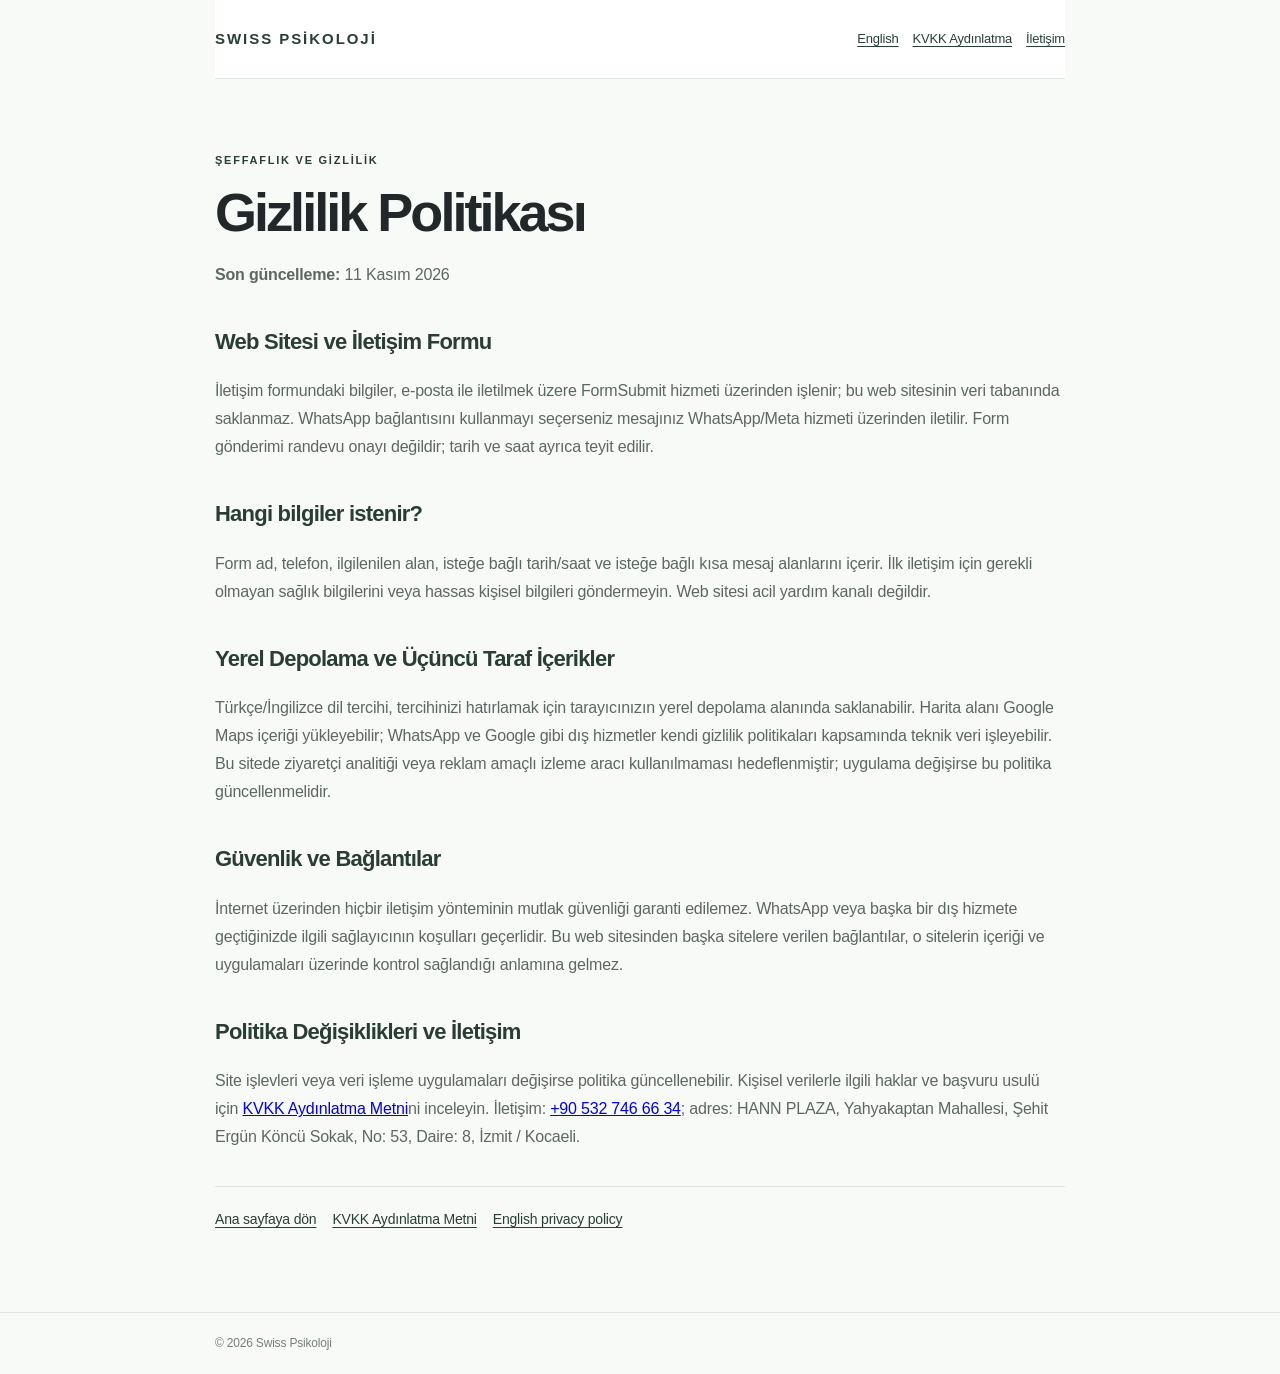
<file: gizlilik.html>
<!doctype html>
<html lang="tr"><head><meta charset="utf-8"><meta name="viewport" content="width=device-width,initial-scale=1"><meta name="robots" content="index, follow, max-image-preview:large"><meta name="description" content="Swiss Psikoloji web sitesi gizlilik politikası; iletişim formu, WhatsApp ve harita hizmetleri hakkında bilgi."><link rel="canonical" href="https://swisspsikoloji.com/gizlilik.html"><title>Gizlilik Politikası | Swiss Psikoloji</title><link rel="stylesheet" href="/assets/legal.css"><meta name="referrer" content="strict-origin-when-cross-origin"><meta name="author" content="Psikolog İsmail Horasan"><meta property="og:type" content="website"><meta property="og:locale" content="tr_TR"><meta property="og:site_name" content="Swiss Psikoloji"><meta property="og:title" content="Gizlilik Politikası | Swiss Psikoloji"><meta property="og:description" content="Swiss Psikoloji web sitesi gizlilik politikası; iletişim formu, WhatsApp ve harita hizmetleri hakkında bilgi."><meta property="og:url" content="https://swisspsikoloji.com/gizlilik.html"><meta property="og:image" content="https://swisspsikoloji.com/assets/brand-poster.webp"><meta property="og:image:type" content="image/webp"><meta property="og:image:alt" content="Swiss Psikoloji — Fark et. Anla. Dönüştür."><meta name="twitter:card" content="summary_large_image"><meta name="twitter:title" content="Gizlilik Politikası | Swiss Psikoloji"><meta name="twitter:description" content="Swiss Psikoloji web sitesi gizlilik politikası; iletişim formu, WhatsApp ve harita hizmetleri hakkında bilgi."><meta name="twitter:image" content="https://swisspsikoloji.com/assets/brand-poster.webp"><meta name="twitter:image:alt" content="Swiss Psikoloji"><link rel="icon" href="/assets/logo.webp" type="image/webp"><link rel="alternate" hreflang="tr" href="https://swisspsikoloji.com/gizlilik.html"><link rel="alternate" hreflang="en" href="https://swisspsikoloji.com/privacy.html"></head>
<body><header class="top wrap"><a class="brand" href="index.html">SWISS PSİKOLOJİ</a><nav><a href="privacy.html" lang="en">English</a><a href="kvkk.html">KVKK Aydınlatma</a><a href="index.html#iletisim">İletişim</a></nav></header>
<main class="wrap content"><div class="eyebrow">Şeffaflık ve gizlilik</div><h1>Gizlilik Politikası</h1><p><strong>Son güncelleme:</strong> 11 Kasım 2026</p>
<h2>Web Sitesi ve İletişim Formu</h2><p>İletişim formundaki bilgiler, e-posta ile iletilmek üzere FormSubmit hizmeti üzerinden işlenir; bu web sitesinin veri tabanında saklanmaz. WhatsApp bağlantısını kullanmayı seçerseniz mesajınız WhatsApp/Meta hizmeti üzerinden iletilir. Form gönderimi randevu onayı değildir; tarih ve saat ayrıca teyit edilir.</p>
<h2>Hangi bilgiler istenir?</h2><p>Form ad, telefon, ilgilenilen alan, isteğe bağlı tarih/saat ve isteğe bağlı kısa mesaj alanlarını içerir. İlk iletişim için gerekli olmayan sağlık bilgilerini veya hassas kişisel bilgileri göndermeyin. Web sitesi acil yardım kanalı değildir.</p>
<h2>Yerel Depolama ve Üçüncü Taraf İçerikler</h2><p>Türkçe/İngilizce dil tercihi, tercihinizi hatırlamak için tarayıcınızın yerel depolama alanında saklanabilir. Harita alanı Google Maps içeriği yükleyebilir; WhatsApp ve Google gibi dış hizmetler kendi gizlilik politikaları kapsamında teknik veri işleyebilir. Bu sitede ziyaretçi analitiği veya reklam amaçlı izleme aracı kullanılmaması hedeflenmiştir; uygulama değişirse bu politika güncellenmelidir.</p>
<h2>Güvenlik ve Bağlantılar</h2><p>İnternet üzerinden hiçbir iletişim yönteminin mutlak güvenliği garanti edilemez. WhatsApp veya başka bir dış hizmete geçtiğinizde ilgili sağlayıcının koşulları geçerlidir. Bu web sitesinden başka sitelere verilen bağlantılar, o sitelerin içeriği ve uygulamaları üzerinde kontrol sağlandığı anlamına gelmez.</p>
<h2>Politika Değişiklikleri ve İletişim</h2><p>Site işlevleri veya veri işleme uygulamaları değişirse politika güncellenebilir. Kişisel verilerle ilgili haklar ve başvuru usulü için <a href="kvkk.html">KVKK Aydınlatma Metni</a>ni inceleyin. İletişim: <a href="tel:+905327466634">+90 532 746 66 34</a>; adres: HANN PLAZA, Yahyakaptan Mahallesi, Şehit Ergün Köncü Sokak, No: 53, Daire: 8, İzmit / Kocaeli.</p>
<div class="links"><a href="index.html">Ana sayfaya dön</a><a href="kvkk.html">KVKK Aydınlatma Metni</a><a href="privacy.html" lang="en">English privacy policy</a></div></main><footer><div class="wrap">© 2026 Swiss Psikoloji</div></footer></body></html>
</file>
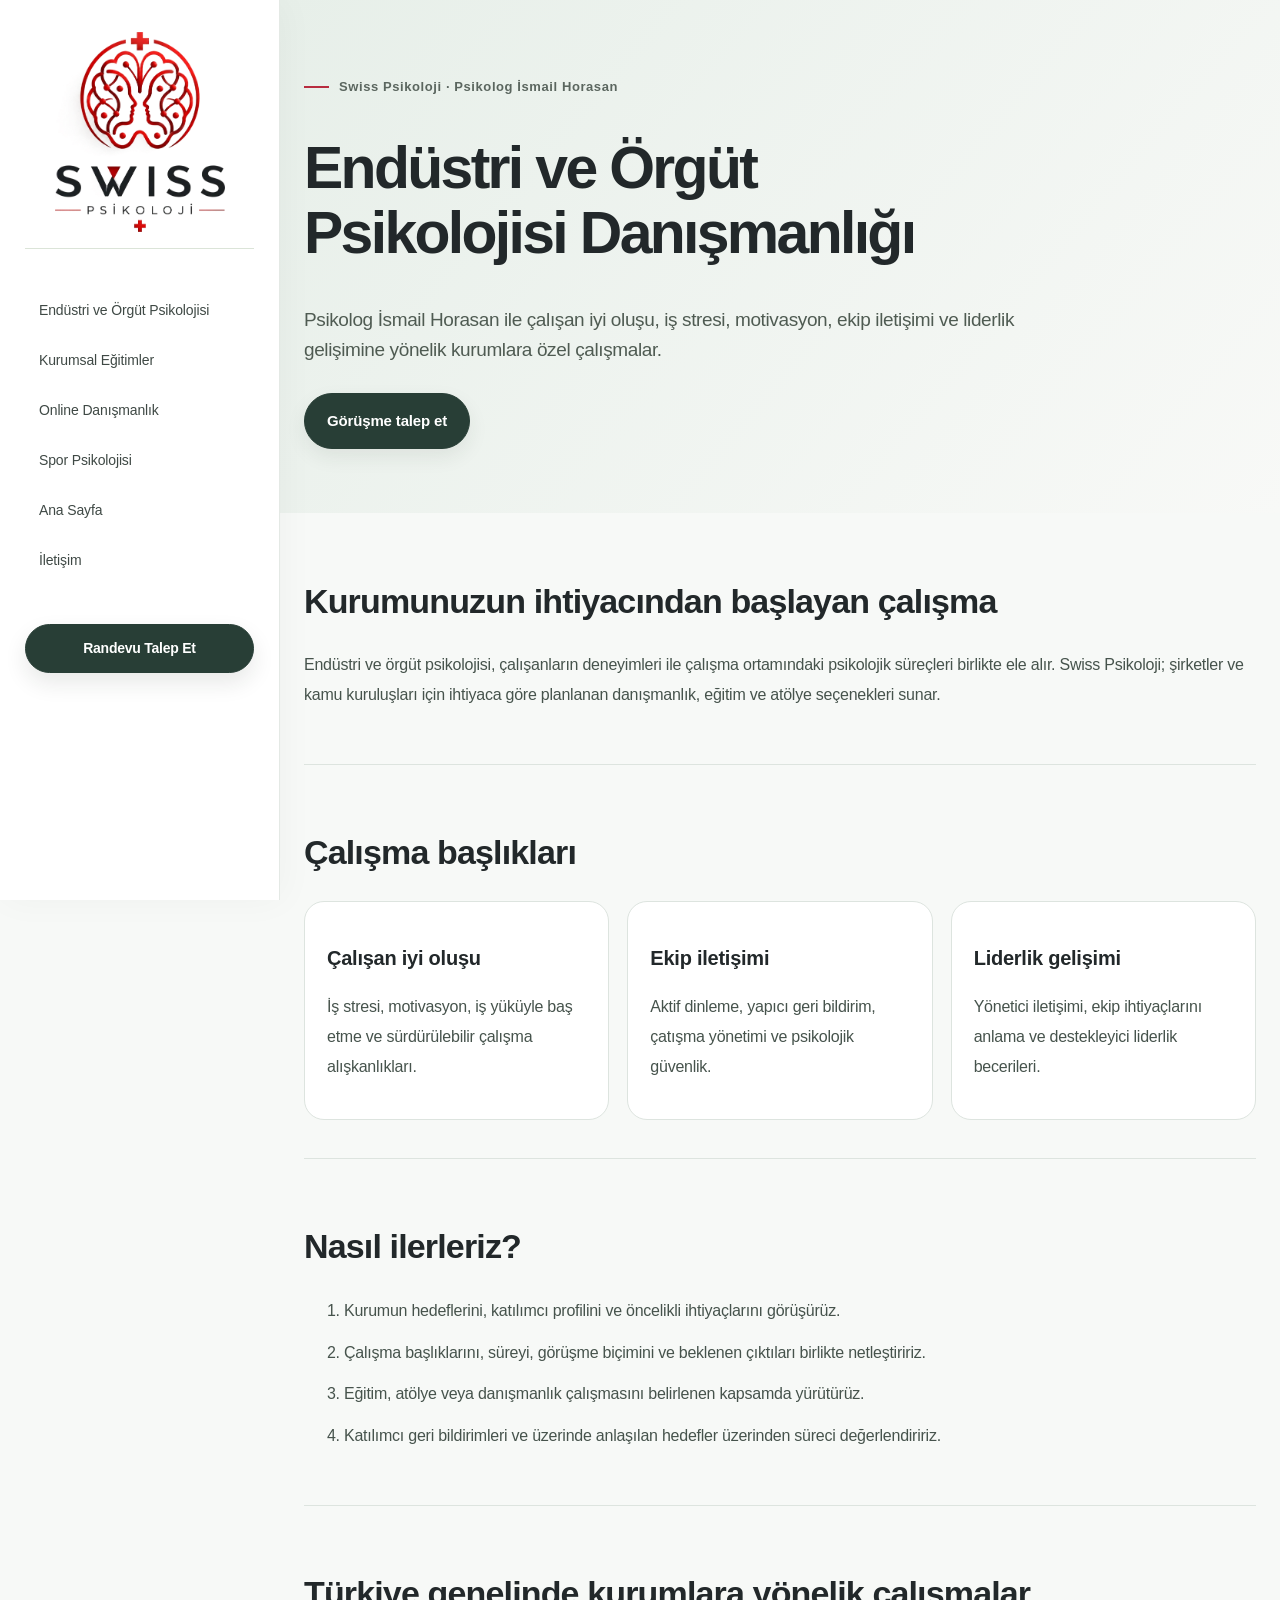
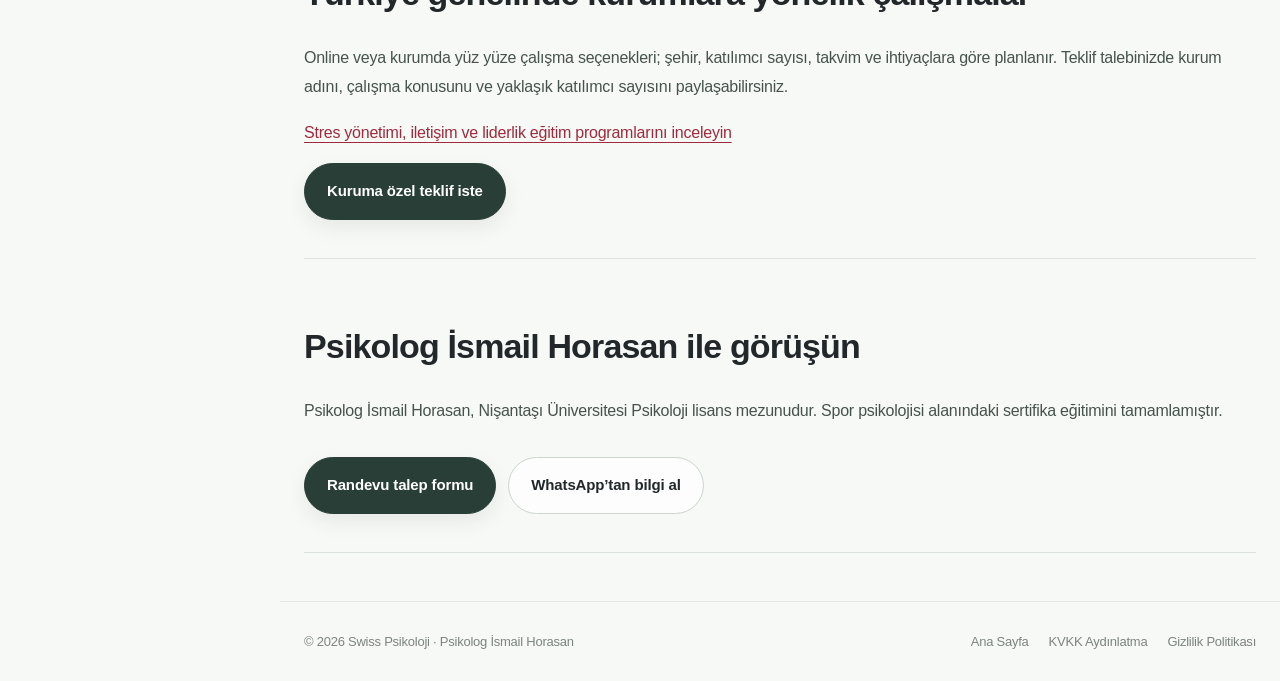
<file: is-ve-orgut-psikolojisi.html>
<!DOCTYPE html>
<html lang="tr"><head><meta charset="utf-8"><meta name="viewport" content="width=device-width, initial-scale=1"><title>Endüstri ve Örgüt Psikolojisi Danışmanlığı | Swiss Psikoloji</title><meta name="description" content="Psikolog İsmail Horasan ile çalışan iyi oluşu, iş stresi, motivasyon, ekip iletişimi ve liderlik gelişimine yönelik kurumlara özel çalışmalar."><meta name="robots" content="index, follow, max-image-preview:large"><meta name="author" content="Psikolog İsmail Horasan"><link rel="canonical" href="https://swisspsikoloji.com/is-ve-orgut-psikolojisi.html"><meta property="og:type" content="website"><meta property="og:locale" content="tr_TR"><meta property="og:title" content="Endüstri ve Örgüt Psikolojisi Danışmanlığı | Swiss Psikoloji"><meta property="og:description" content="Psikolog İsmail Horasan ile çalışan iyi oluşu, iş stresi, motivasyon, ekip iletişimi ve liderlik gelişimine yönelik kurumlara özel çalışmalar."><meta property="og:url" content="https://swisspsikoloji.com/is-ve-orgut-psikolojisi.html"><meta property="og:image" content="https://swisspsikoloji.com/assets/brand-poster.webp"><meta name="twitter:card" content="summary_large_image"><link rel="icon" href="/assets/logo.webp" type="image/webp"><link rel="stylesheet" href="/assets/site.css"><script src="/assets/navigation.js" defer></script><noscript><style>@media(max-width:700px){.navlinks{display:flex!important;position:static;flex-basis:100%}.menu-toggle{display:none}nav{flex-wrap:wrap}}</style></noscript><script type="application/ld+json">{"@context":"https://schema.org","@type":"WebPage","name":"Endüstri ve Örgüt Psikolojisi Danışmanlığı","description":"Psikolog İsmail Horasan ile çalışan iyi oluşu, iş stresi, motivasyon, ekip iletişimi ve liderlik gelişimine yönelik kurumlara özel çalışmalar.","url":"https://swisspsikoloji.com/is-ve-orgut-psikolojisi.html","inLanguage":"tr","author":{"@id":"https://swisspsikoloji.com/#ismail-horasan"}}</script></head>
<body><a class="skip-link" href="#icerik">İçeriğe geç</a><nav aria-label="Ana gezinme"><a class="brand wordmark" href="/" aria-label="Swiss Psikoloji ana sayfa"><img class="brand-logo" src="/assets/logo.webp" alt="Swiss Psikoloji" width="441" height="520"></a><button class="menu-toggle" type="button" aria-label="Menüyü aç" aria-controls="primary-navigation" aria-expanded="false"><span aria-hidden="true">☰</span></button><div class="navlinks" id="primary-navigation"><a href="/is-ve-orgut-psikolojisi.html">Endüstri ve Örgüt Psikolojisi</a><a href="/kurumsal-egitimler.html">Kurumsal Eğitimler</a><a href="/online-danismanlik.html">Online Danışmanlık</a><a href="/spor-psikolojisi.html">Spor Psikolojisi</a><a href="/">Ana Sayfa</a><a href="/#iletisim">İletişim</a></div><a class="navcta" href="/#randevu">Randevu Talep Et</a></nav><main id="icerik" class="editorial-page"><header class="editorial-hero"><div class="wrap"><p class="eyebrow">Swiss Psikoloji · Psikolog İsmail Horasan</p><h1>Endüstri ve Örgüt Psikolojisi Danışmanlığı</h1><p class="lead">Psikolog İsmail Horasan ile çalışan iyi oluşu, iş stresi, motivasyon, ekip iletişimi ve liderlik gelişimine yönelik kurumlara özel çalışmalar.</p><a class="btn" href="/#randevu">Görüşme talep et</a></div></header><div class="wrap editorial-body"><section><h2>Kurumunuzun ihtiyacından başlayan çalışma</h2><p>Endüstri ve örgüt psikolojisi, çalışanların deneyimleri ile çalışma ortamındaki psikolojik süreçleri birlikte ele alır. Swiss Psikoloji; şirketler ve kamu kuruluşları için ihtiyaca göre planlanan danışmanlık, eğitim ve atölye seçenekleri sunar.</p></section><section><h2>Çalışma başlıkları</h2><div class="editorial-cards"><article><h3>Çalışan iyi oluşu</h3><p>İş stresi, motivasyon, iş yüküyle baş etme ve sürdürülebilir çalışma alışkanlıkları.</p></article><article><h3>Ekip iletişimi</h3><p>Aktif dinleme, yapıcı geri bildirim, çatışma yönetimi ve psikolojik güvenlik.</p></article><article><h3>Liderlik gelişimi</h3><p>Yönetici iletişimi, ekip ihtiyaçlarını anlama ve destekleyici liderlik becerileri.</p></article></div></section><section><h2>Nasıl ilerleriz?</h2><ol><li>Kurumun hedeflerini, katılımcı profilini ve öncelikli ihtiyaçlarını görüşürüz.</li><li>Çalışma başlıklarını, süreyi, görüşme biçimini ve beklenen çıktıları birlikte netleştiririz.</li><li>Eğitim, atölye veya danışmanlık çalışmasını belirlenen kapsamda yürütürüz.</li><li>Katılımcı geri bildirimleri ve üzerinde anlaşılan hedefler üzerinden süreci değerlendiririz.</li></ol></section><section><h2>Türkiye genelinde kurumlara yönelik çalışmalar</h2><p>Online veya kurumda yüz yüze çalışma seçenekleri; şehir, katılımcı sayısı, takvim ve ihtiyaçlara göre planlanır. Teklif talebinizde kurum adını, çalışma konusunu ve yaklaşık katılımcı sayısını paylaşabilirsiniz.</p><p><a href="/kurumsal-egitimler.html">Stres yönetimi, iletişim ve liderlik eğitim programlarını inceleyin</a></p><a class="btn" href="/kurumsal-egitimler.html#teklif">Kuruma özel teklif iste</a></section><section><h2>Psikolog İsmail Horasan ile görüşün</h2><p>Psikolog İsmail Horasan, Nişantaşı Üniversitesi Psikoloji lisans mezunudur. Spor psikolojisi alanındaki sertifika eğitimini tamamlamıştır.</p><div class="hero-actions"><a class="btn" href="/#randevu">Randevu talep formu</a><a class="btn secondary" href="https://wa.me/905327466634" target="_blank" rel="noopener">WhatsApp’tan bilgi al</a></div></section></div></main><footer><div class="wrap footer-row"><span>© 2026 Swiss Psikoloji · Psikolog İsmail Horasan</span><div class="footer-links"><a href="/">Ana Sayfa</a><a href="/kvkk.html">KVKK Aydınlatma</a><a href="/gizlilik.html">Gizlilik Politikası</a></div></div></footer></body></html>
</file>
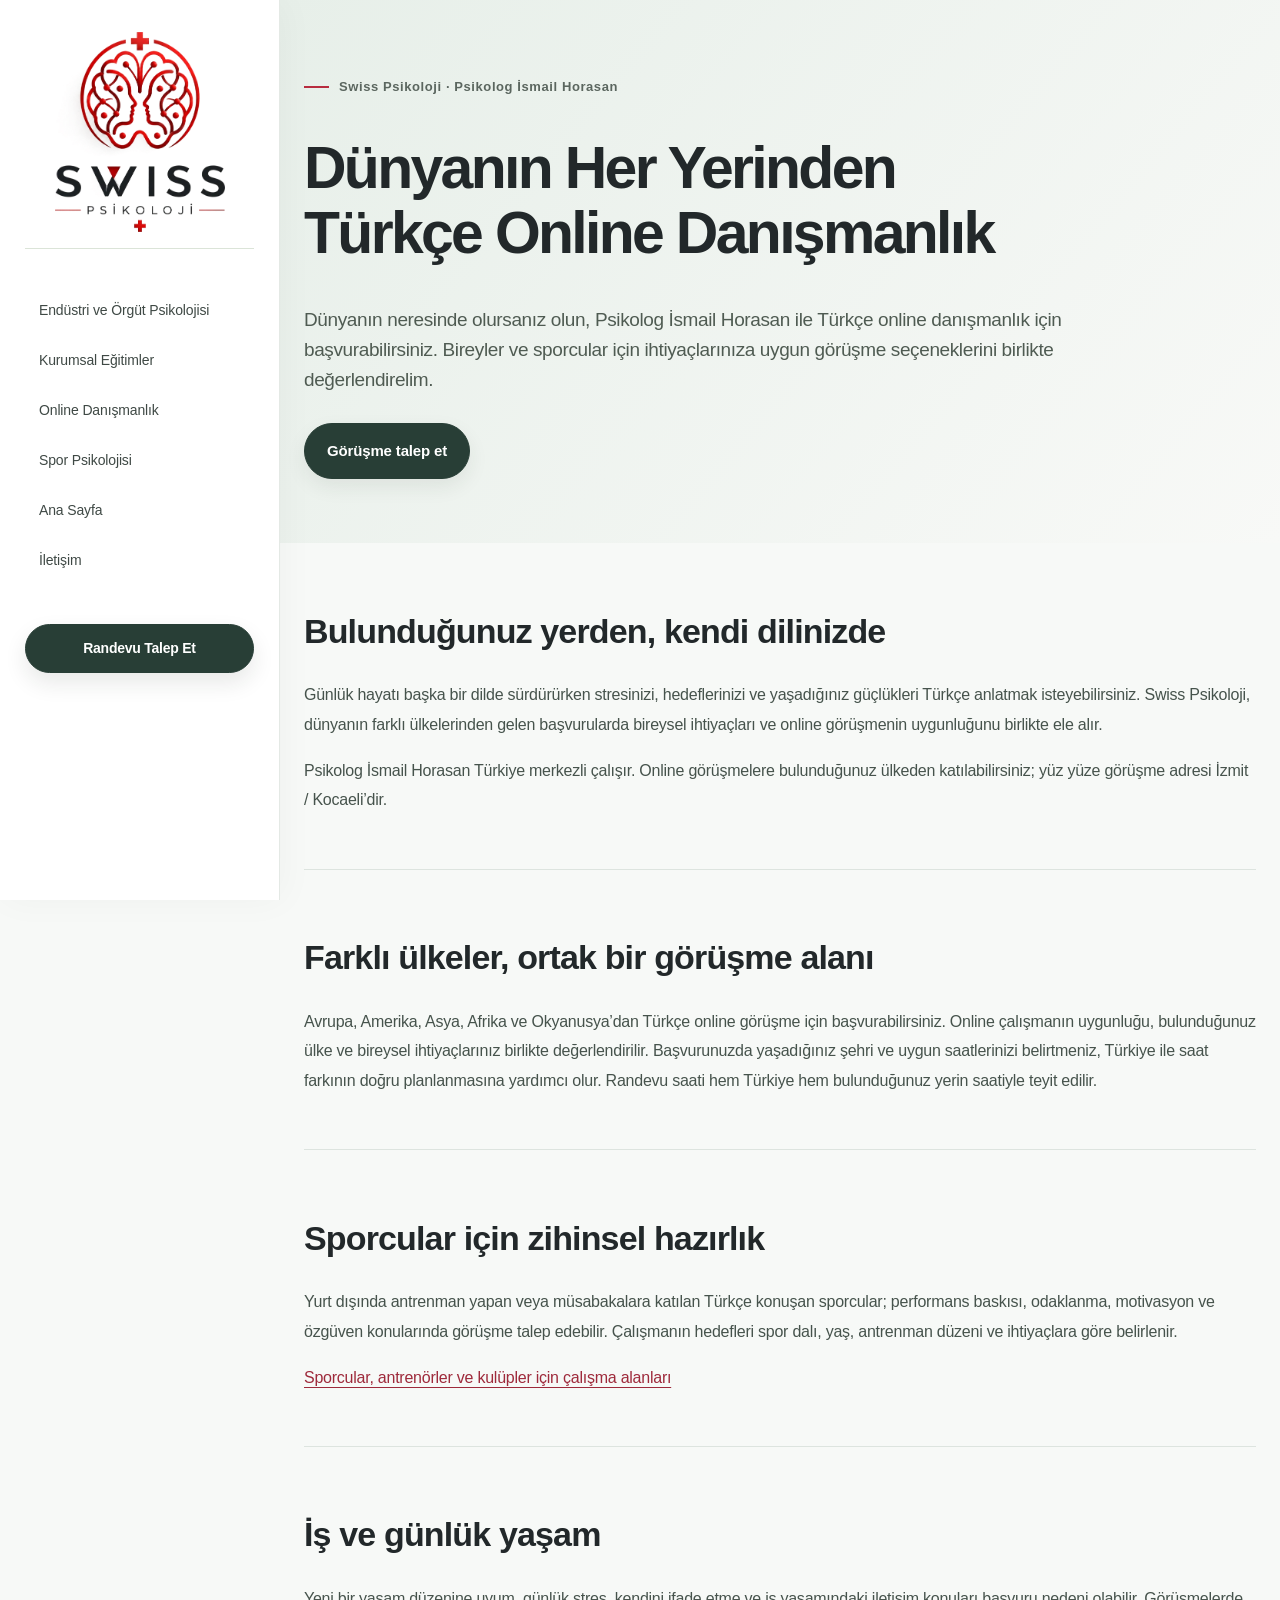
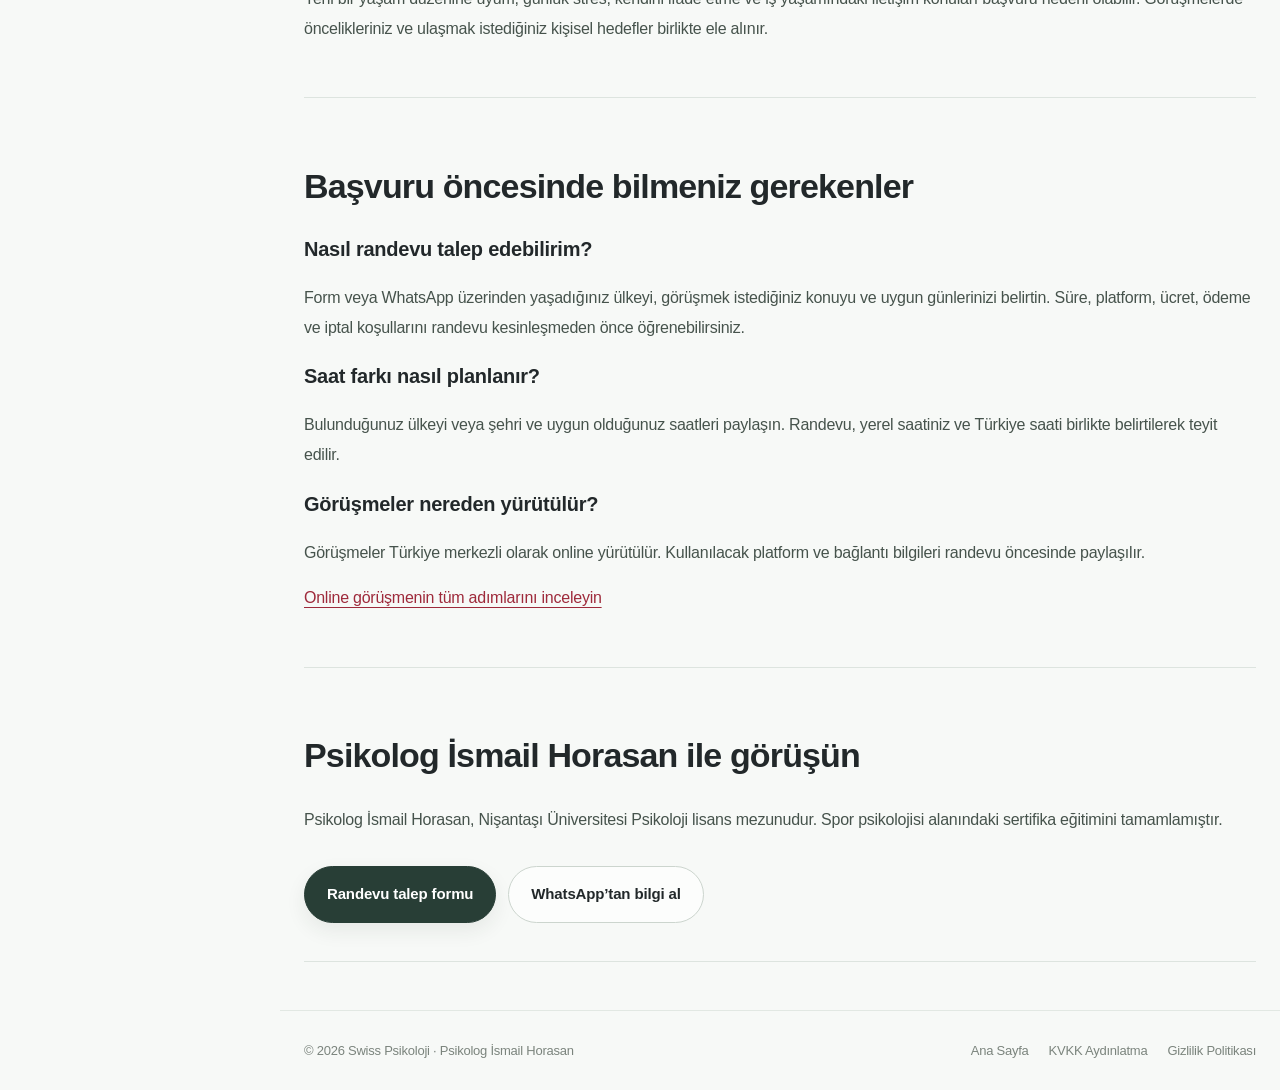
<file: isvicre-turkce-danismanlik.html>
<!DOCTYPE html><html lang="tr"><head><meta charset="utf-8"><meta name="viewport" content="width=device-width,initial-scale=1"><title>Dünya Genelinde Online Danışmanlık | Swiss Psikoloji</title><meta name="description" content="Psikolog İsmail Horasan ile dünyanın her yerinden Türkçe online danışmanlık."><link rel="canonical" href="https://swisspsikoloji.com/dunya-genelinde-online-danismanlik.html"><meta http-equiv="refresh" content="0;url=/dunya-genelinde-online-danismanlik.html"></head><body><h1>Dünyanın Her Yerinden Türkçe Online Danışmanlık</h1><p><a href="/dunya-genelinde-online-danismanlik.html">Online danışmanlık sayfasına devam edin</a></p></body></html>
</file>
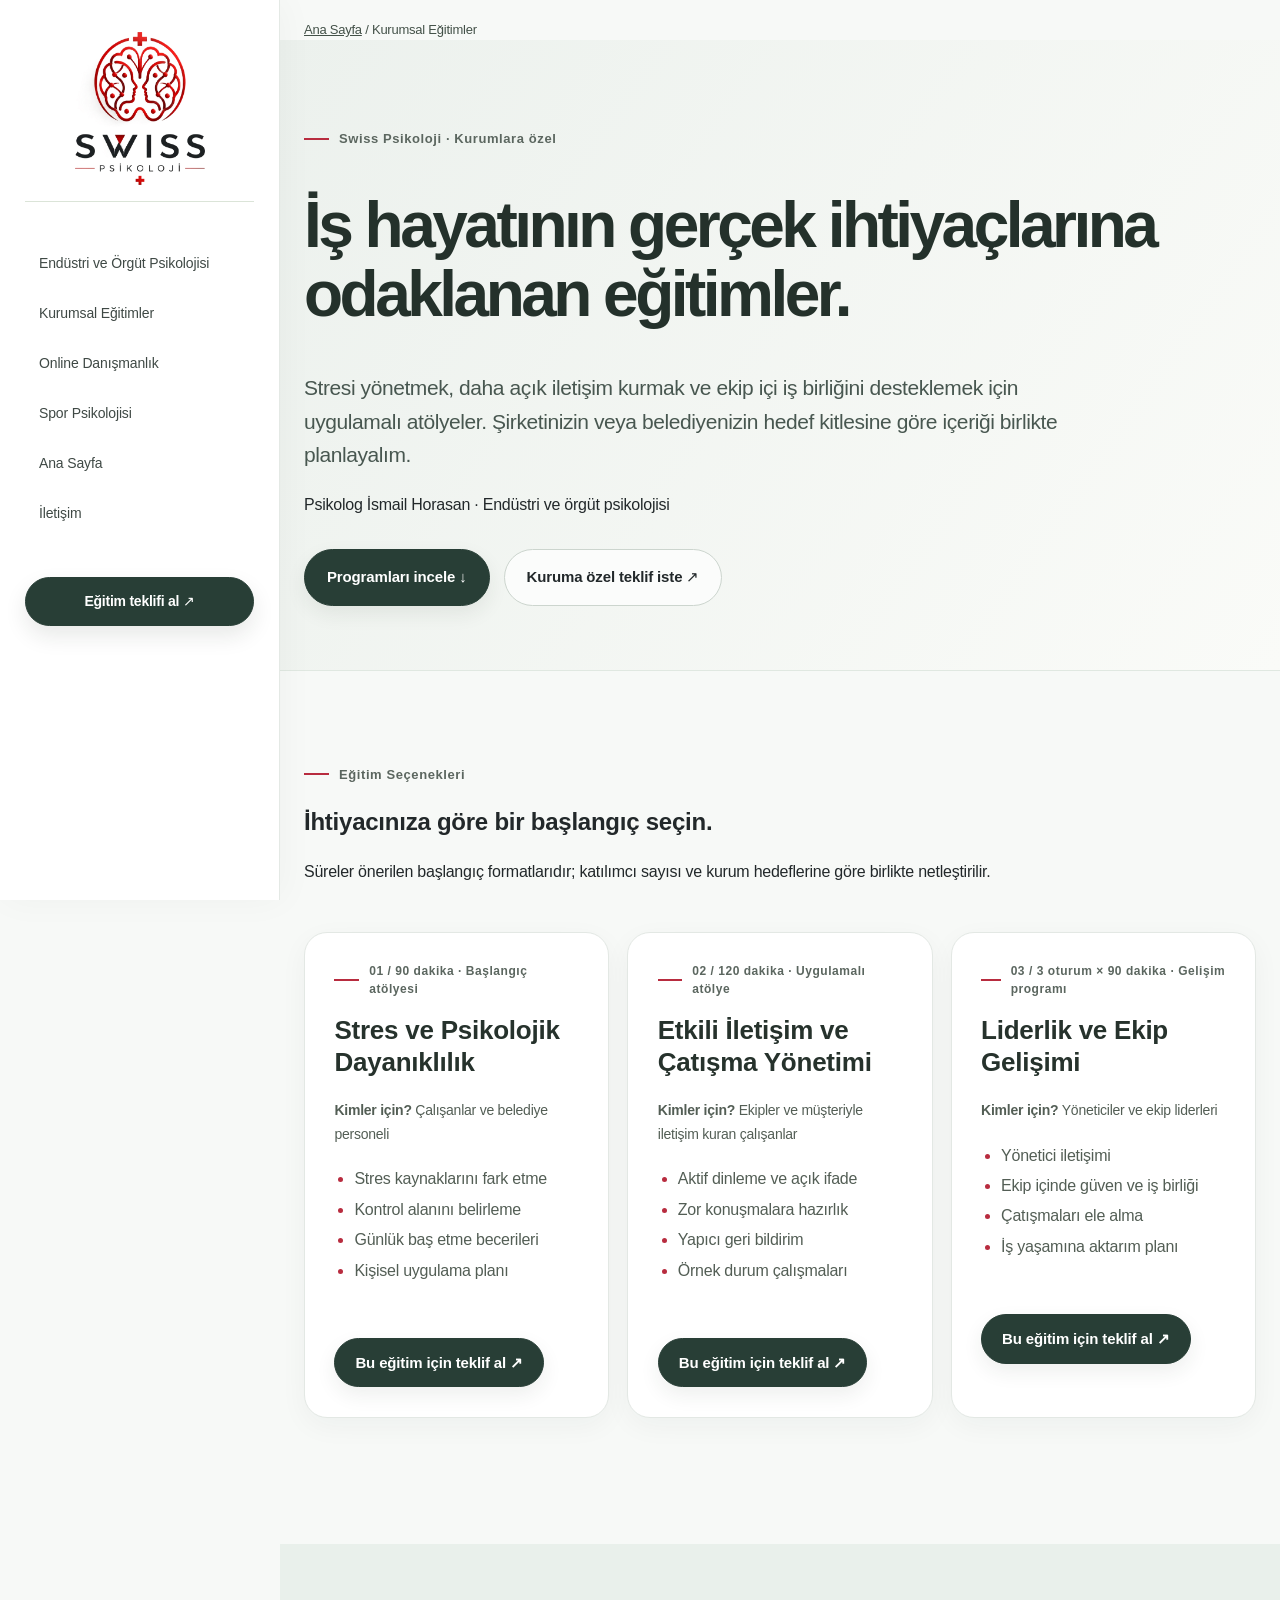
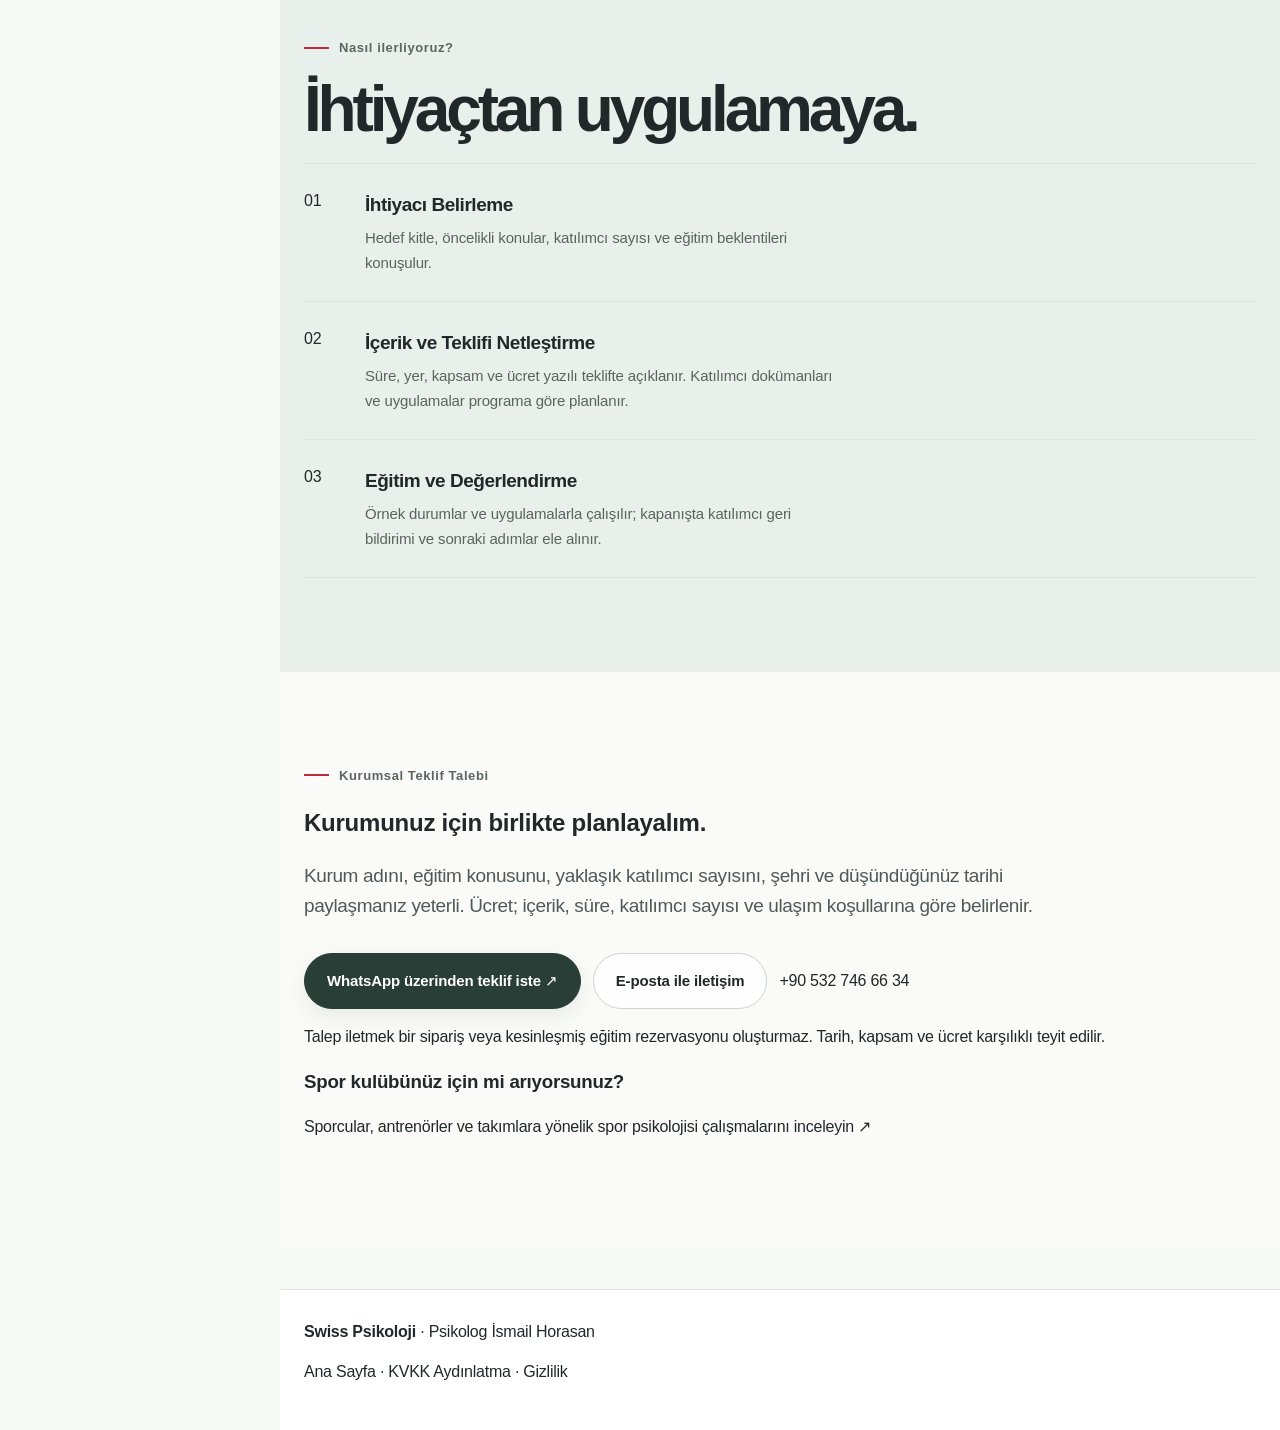
<file: kurumsal-egitimler.html>
<!doctype html><html lang="tr"><head><meta charset="utf-8"><meta name="viewport" content="width=device-width,initial-scale=1"><title>Kurumsal Eğitim ve Atölyeler | Swiss Psikoloji</title><meta name="description" content="Şirketler ve belediyeler için stres yönetimi, ekip iletişimi ve liderlik eğitimleri. Psikolog İsmail Horasan ile kuruma özel atölye ve teklif talebi."><meta name="robots" content="index, follow, max-image-preview:large"><link rel="canonical" href="https://swisspsikoloji.com/kurumsal-egitimler.html"><meta property="og:type" content="website"><meta property="og:title" content="Kurumsal Eğitim ve Atölyeler | Swiss Psikoloji"><meta property="og:description" content="Şirketler ve belediyeler için stres yönetimi, ekip iletişimi ve liderlik eğitimleri. Psikolog İsmail Horasan ile kuruma özel atölye ve teklif talebi."><meta property="og:url" content="https://swisspsikoloji.com/kurumsal-egitimler.html"><script type="application/ld+json">{"@context":"https://schema.org","@type":"Service","name":"Kurumsal eğitim ve atölyeler","url":"https://swisspsikoloji.com/kurumsal-egitimler.html","provider":{"@id":"https://swisspsikoloji.com/#organization"},"description":"Şirketler ve belediyeler için stres yönetimi, ekip iletişimi ve liderlik eğitimleri. Psikolog İsmail Horasan ile kuruma özel atölye ve teklif talebi."}</script><link rel="stylesheet" href="/assets/site.css"><link rel="stylesheet" href="/assets/kurumsal-egitimler.css"><script src="/assets/navigation.js" defer></script><noscript><style>@media(max-width:700px){nav{flex-wrap:wrap}.navlinks{display:flex!important;position:static;flex-basis:100%;box-shadow:none}.menu-toggle{display:none}}</style></noscript><meta name="referrer" content="strict-origin-when-cross-origin"><meta name="author" content="Psikolog İsmail Horasan"><meta property="og:locale" content="tr_TR"><meta property="og:site_name" content="Swiss Psikoloji"><meta property="og:image" content="https://swisspsikoloji.com/assets/brand-poster.webp"><meta property="og:image:type" content="image/webp"><meta property="og:image:alt" content="Swiss Psikoloji — Fark et. Anla. Dönüştür."><meta name="twitter:card" content="summary_large_image"><meta name="twitter:title" content="Kurumsal Eğitim ve Atölyeler | Swiss Psikoloji"><meta name="twitter:description" content="Şirketler ve belediyeler için stres yönetimi, ekip iletişimi ve liderlik eğitimleri. Psikolog İsmail Horasan ile kuruma özel atölye ve teklif talebi."><meta name="twitter:image" content="https://swisspsikoloji.com/assets/brand-poster.webp"><meta name="twitter:image:alt" content="Swiss Psikoloji"><link rel="icon" href="/assets/logo.webp" type="image/webp"><script type="application/ld+json">{"@context":"https://schema.org","@type":"BreadcrumbList","itemListElement":[{"@type":"ListItem","position":1,"name":"Swiss Psikoloji","item":"https://swisspsikoloji.com/"},{"@type":"ListItem","position":2,"name":"Kurumsal eğitimler","item":"https://swisspsikoloji.com/kurumsal-egitimler.html"}]}</script></head><body><a class="skip-link" href="#top">İçeriğe geç</a><nav aria-label="Ana gezinme"><a class="brand wordmark" href="/" aria-label="Swiss Psikoloji ana sayfa"><img class="brand-logo" src="/assets/logo.webp" alt="Swiss Psikoloji" width="441" height="520" decoding="async"></a><button class="menu-toggle" type="button" aria-label="Menüyü aç" aria-controls="primary-navigation" aria-expanded="false"><span aria-hidden="true">☰</span></button><div class="navlinks" id="primary-navigation"><a href="/is-ve-orgut-psikolojisi.html">Endüstri ve Örgüt Psikolojisi</a><a href="/kurumsal-egitimler.html">Kurumsal Eğitimler</a><a href="/online-danismanlik.html">Online Danışmanlık</a><a href="/spor-psikolojisi.html">Spor Psikolojisi</a><a href="/">Ana Sayfa</a><a href="/#iletisim">İletişim</a></div><a class="navcta" href="#teklif">Eğitim teklifi al ↗</a></nav><main id="top"><div class="wrap breadcrumbs" aria-label="Sayfa yolu"><a href="/">Ana Sayfa</a> / <span>Kurumsal Eğitimler</span></div><header class="corporate-hero"><div class="wrap"><div class="eyebrow">Swiss Psikoloji · Kurumlara özel</div><h1>İş hayatının gerçek ihtiyaçlarına odaklanan eğitimler.</h1><p class="lead">Stresi yönetmek, daha açık iletişim kurmak ve ekip içi iş birliğini desteklemek için uygulamalı atölyeler. Şirketinizin veya belediyenizin hedef kitlesine göre içeriği birlikte planlayalım.</p><p>Psikolog İsmail Horasan · Endüstri ve örgüt psikolojisi</p><div class="hero-actions"><a class="btn" href="#programlar">Programları incele ↓</a><a class="btn secondary" href="#teklif">Kuruma özel teklif iste ↗</a></div></div></header><section id="programlar"><div class="wrap"><div class="eyebrow">Eğitim Seçenekleri</div><h2>İhtiyacınıza göre bir başlangıç seçin.</h2><p>Süreler önerilen başlangıç formatlarıdır; katılımcı sayısı ve kurum hedeflerine göre birlikte netleştirilir.</p></div><div class="wrap sales-routes"><article class="route-card"><div class="eyebrow">01 / 90 dakika · Başlangıç atölyesi</div><h3>Stres ve Psikolojik Dayanıklılık</h3><p><strong>Kimler için?</strong> Çalışanlar ve belediye personeli</p><ul class="package-list"><li>Stres kaynaklarını fark etme</li><li>Kontrol alanını belirleme</li><li>Günlük baş etme becerileri</li><li>Kişisel uygulama planı</li></ul><a class="btn" href="https://wa.me/905327466634?text=Merhaba%2C%20kurumumuz%20i%C3%A7in%20Stres%20ve%20psikolojik%20dayan%C4%B1kl%C4%B1l%C4%B1k%20e%C4%9Fitimi%20hakk%C4%B1nda%20teklif%20almak%20istiyorum.%20Kurum%3A%20%E2%80%A6%20Kat%C4%B1l%C4%B1mc%C4%B1%20say%C4%B1s%C4%B1%3A%20%E2%80%A6%20%C5%9Eehir%3A%20%E2%80%A6%20Tercih%20edilen%20tarih%3A%20%E2%80%A6" target="_blank" rel="noopener">Bu eğitim için teklif al ↗</a></article><article class="route-card"><div class="eyebrow">02 / 120 dakika · Uygulamalı atölye</div><h3>Etkili İletişim ve Çatışma Yönetimi</h3><p><strong>Kimler için?</strong> Ekipler ve müşteriyle iletişim kuran çalışanlar</p><ul class="package-list"><li>Aktif dinleme ve açık ifade</li><li>Zor konuşmalara hazırlık</li><li>Yapıcı geri bildirim</li><li>Örnek durum çalışmaları</li></ul><a class="btn" href="https://wa.me/905327466634?text=Merhaba%2C%20kurumumuz%20i%C3%A7in%20Etkili%20ileti%C5%9Fim%20ve%20%C3%A7at%C4%B1%C5%9Fma%20y%C3%B6netimi%20e%C4%9Fitimi%20hakk%C4%B1nda%20teklif%20almak%20istiyorum.%20Kurum%3A%20%E2%80%A6%20Kat%C4%B1l%C4%B1mc%C4%B1%20say%C4%B1s%C4%B1%3A%20%E2%80%A6%20%C5%9Eehir%3A%20%E2%80%A6%20Tercih%20edilen%20tarih%3A%20%E2%80%A6" target="_blank" rel="noopener">Bu eğitim için teklif al ↗</a></article><article class="route-card"><div class="eyebrow">03 / 3 oturum × 90 dakika · Gelişim programı</div><h3>Liderlik ve Ekip Gelişimi</h3><p><strong>Kimler için?</strong> Yöneticiler ve ekip liderleri</p><ul class="package-list"><li>Yönetici iletişimi</li><li>Ekip içinde güven ve iş birliği</li><li>Çatışmaları ele alma</li><li>İş yaşamına aktarım planı</li></ul><a class="btn" href="https://wa.me/905327466634?text=Merhaba%2C%20kurumumuz%20i%C3%A7in%20Liderlik%20ve%20ekip%20geli%C5%9Fimi%20e%C4%9Fitimi%20hakk%C4%B1nda%20teklif%20almak%20istiyorum.%20Kurum%3A%20%E2%80%A6%20Kat%C4%B1l%C4%B1mc%C4%B1%20say%C4%B1s%C4%B1%3A%20%E2%80%A6%20%C5%9Eehir%3A%20%E2%80%A6%20Tercih%20edilen%20tarih%3A%20%E2%80%A6" target="_blank" rel="noopener">Bu eğitim için teklif al ↗</a></article></div></section><section class="work"><div class="wrap"><div class="eyebrow">Nasıl ilerliyoruz?</div><h2>İhtiyaçtan uygulamaya.</h2><div class="steps"><div class="step"><span>01</span><div><h3>İhtiyacı Belirleme</h3><p>Hedef kitle, öncelikli konular, katılımcı sayısı ve eğitim beklentileri konuşulur.</p></div></div><div class="step"><span>02</span><div><h3>İçerik ve Teklifi Netleştirme</h3><p>Süre, yer, kapsam ve ücret yazılı teklifte açıklanır. Katılımcı dokümanları ve uygulamalar programa göre planlanır.</p></div></div><div class="step"><span>03</span><div><h3>Eğitim ve Değerlendirme</h3><p>Örnek durumlar ve uygulamalarla çalışılır; kapanışta katılımcı geri bildirimi ve sonraki adımlar ele alınır.</p></div></div></div></div></section><section id="teklif"><div class="wrap"><div class="eyebrow">Kurumsal Teklif Talebi</div><h2>Kurumunuz için birlikte planlayalım.</h2><p class="lead">Kurum adını, eğitim konusunu, yaklaşık katılımcı sayısını, şehri ve düşündüğünüz tarihi paylaşmanız yeterli. Ücret; içerik, süre, katılımcı sayısı ve ulaşım koşullarına göre belirlenir.</p><div class="hero-actions"><a class="btn" href="https://wa.me/905327466634?text=Merhaba%2C%20kurumumuz%20i%C3%A7in%20e%C4%9Fitim%20teklifi%20almak%20istiyorum.%20Kurum%20ad%C4%B1%3A%20%E2%80%A6%20E%C4%9Fitim%20konusu%3A%20%E2%80%A6%20Kat%C4%B1l%C4%B1mc%C4%B1%20say%C4%B1s%C4%B1%3A%20%E2%80%A6%20%C5%9Eehir%3A%20%E2%80%A6%20Tarih%3A%20%E2%80%A6" target="_blank" rel="noopener">WhatsApp üzerinden teklif iste ↗</a><a class="btn secondary" href="mailto:ihorasan@swisspsikoloji.com?subject=Kurumsal%20e%C4%9Fitim%20teklif%20talebi">E-posta ile iletişim</a><a href="tel:+905327466634">+90 532 746 66 34</a></div><p>Talep iletmek bir sipariş veya kesinleşmiş eğitim rezervasyonu oluşturmaz. Tarih, kapsam ve ücret karşılıklı teyit edilir.</p><h3>Spor kulübünüz için mi arıyorsunuz?</h3><p><a href="/spor-psikolojisi.html">Sporcular, antrenörler ve takımlara yönelik spor psikolojisi çalışmalarını inceleyin ↗</a></p></div></section><footer class="page-footer"><div class="wrap"><strong>Swiss Psikoloji</strong> · Psikolog İsmail Horasan<p><a href="/">Ana Sayfa</a> · <a href="/kvkk.html">KVKK Aydınlatma</a> · <a href="/gizlilik.html">Gizlilik</a></p></div></footer></main></body></html>
</file>
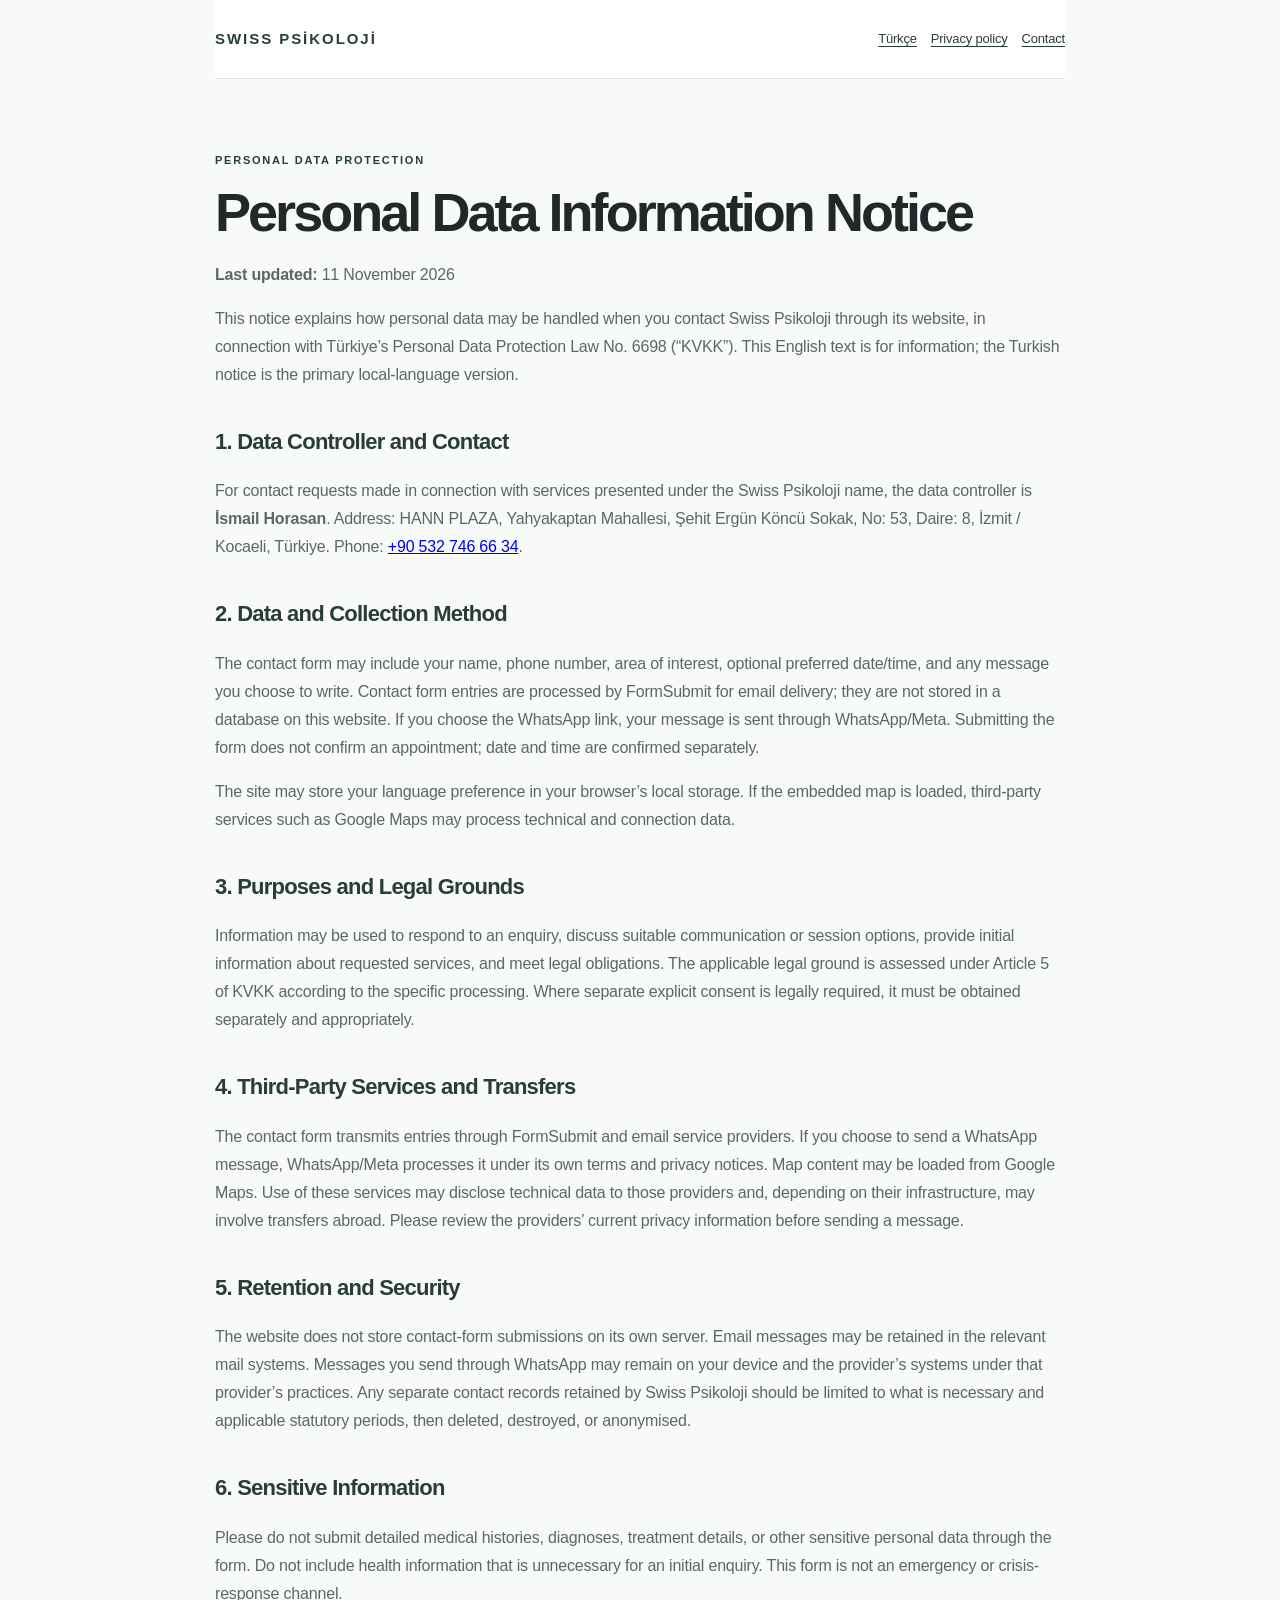
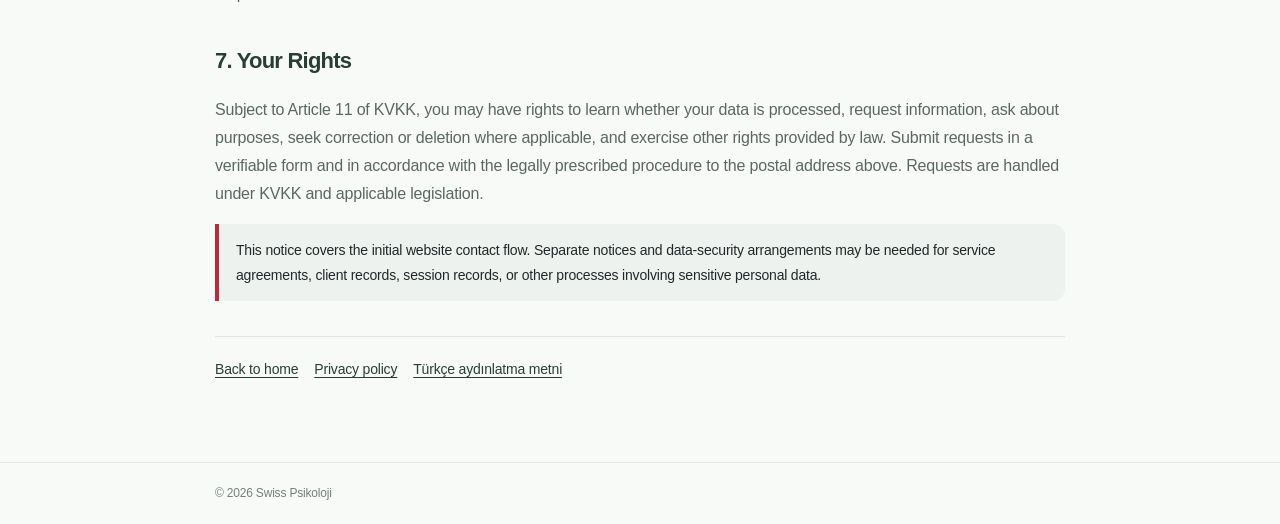
<file: kvkk-en.html>
<!doctype html>
<html lang="en"><head><meta charset="utf-8"><meta name="viewport" content="width=device-width,initial-scale=1"><meta name="robots" content="index, follow, max-image-preview:large"><meta name="description" content="Personal data information notice for contact requests to Swiss Psikoloji."><link rel="canonical" href="https://swisspsikoloji.com/kvkk-en.html"><title>Personal Data Information Notice | Swiss Psikoloji</title><link rel="stylesheet" href="/assets/legal.css"><meta name="referrer" content="strict-origin-when-cross-origin"><meta name="author" content="Psikolog İsmail Horasan"><meta property="og:type" content="website"><meta property="og:locale" content="en_US"><meta property="og:site_name" content="Swiss Psikoloji"><meta property="og:title" content="Personal Data Information Notice | Swiss Psikoloji"><meta property="og:description" content="Personal data information notice for contact requests to Swiss Psikoloji."><meta property="og:url" content="https://swisspsikoloji.com/kvkk-en.html"><meta property="og:image" content="https://swisspsikoloji.com/assets/brand-poster.webp"><meta property="og:image:type" content="image/webp"><meta property="og:image:alt" content="Swiss Psikoloji — Fark et. Anla. Dönüştür."><meta name="twitter:card" content="summary_large_image"><meta name="twitter:title" content="Personal Data Information Notice | Swiss Psikoloji"><meta name="twitter:description" content="Personal data information notice for contact requests to Swiss Psikoloji."><meta name="twitter:image" content="https://swisspsikoloji.com/assets/brand-poster.webp"><meta name="twitter:image:alt" content="Swiss Psikoloji"><link rel="icon" href="/assets/logo.webp" type="image/webp"><link rel="alternate" hreflang="tr" href="https://swisspsikoloji.com/kvkk.html"><link rel="alternate" hreflang="en" href="https://swisspsikoloji.com/kvkk-en.html"></head>
<body><header class="top wrap"><a class="brand" href="index.html">SWISS PSİKOLOJİ</a><nav><a href="kvkk.html" lang="tr">Türkçe</a><a href="privacy.html">Privacy policy</a><a href="index.html#iletisim">Contact</a></nav></header>
<main class="wrap content"><div class="eyebrow">Personal data protection</div><h1>Personal Data Information Notice</h1><p><strong>Last updated:</strong> 11 November 2026</p>
<p>This notice explains how personal data may be handled when you contact Swiss Psikoloji through its website, in connection with Türkiye’s Personal Data Protection Law No. 6698 (“KVKK”). This English text is for information; the Turkish notice is the primary local-language version.</p>
<h2>1. Data Controller and Contact</h2><p>For contact requests made in connection with services presented under the Swiss Psikoloji name, the data controller is <strong>İsmail Horasan</strong>. Address: HANN PLAZA, Yahyakaptan Mahallesi, Şehit Ergün Köncü Sokak, No: 53, Daire: 8, İzmit / Kocaeli, Türkiye. Phone: <a href="tel:+905327466634">+90 532 746 66 34</a>.</p>
<h2>2. Data and Collection Method</h2><p>The contact form may include your name, phone number, area of interest, optional preferred date/time, and any message you choose to write. Contact form entries are processed by FormSubmit for email delivery; they are not stored in a database on this website. If you choose the WhatsApp link, your message is sent through WhatsApp/Meta. Submitting the form does not confirm an appointment; date and time are confirmed separately.</p><p>The site may store your language preference in your browser’s local storage. If the embedded map is loaded, third-party services such as Google Maps may process technical and connection data.</p>
<h2>3. Purposes and Legal Grounds</h2><p>Information may be used to respond to an enquiry, discuss suitable communication or session options, provide initial information about requested services, and meet legal obligations. The applicable legal ground is assessed under Article 5 of KVKK according to the specific processing. Where separate explicit consent is legally required, it must be obtained separately and appropriately.</p>
<h2>4. Third-Party Services and Transfers</h2><p>The contact form transmits entries through FormSubmit and email service providers. If you choose to send a WhatsApp message, WhatsApp/Meta processes it under its own terms and privacy notices. Map content may be loaded from Google Maps. Use of these services may disclose technical data to those providers and, depending on their infrastructure, may involve transfers abroad. Please review the providers’ current privacy information before sending a message.</p>
<h2>5. Retention and Security</h2><p>The website does not store contact-form submissions on its own server. Email messages may be retained in the relevant mail systems. Messages you send through WhatsApp may remain on your device and the provider’s systems under that provider’s practices. Any separate contact records retained by Swiss Psikoloji should be limited to what is necessary and applicable statutory periods, then deleted, destroyed, or anonymised.</p>
<h2>6. Sensitive Information</h2><p>Please do not submit detailed medical histories, diagnoses, treatment details, or other sensitive personal data through the form. Do not include health information that is unnecessary for an initial enquiry. This form is not an emergency or crisis-response channel.</p>
<h2>7. Your Rights</h2><p>Subject to Article 11 of KVKK, you may have rights to learn whether your data is processed, request information, ask about purposes, seek correction or deletion where applicable, and exercise other rights provided by law. Submit requests in a verifiable form and in accordance with the legally prescribed procedure to the postal address above. Requests are handled under KVKK and applicable legislation.</p>
<div class="notice">This notice covers the initial website contact flow. Separate notices and data-security arrangements may be needed for service agreements, client records, session records, or other processes involving sensitive personal data.</div>
<div class="links"><a href="index.html">Back to home</a><a href="privacy.html">Privacy policy</a><a href="kvkk.html" lang="tr">Türkçe aydınlatma metni</a></div></main><footer><div class="wrap">© 2026 Swiss Psikoloji</div></footer></body></html>
</file>
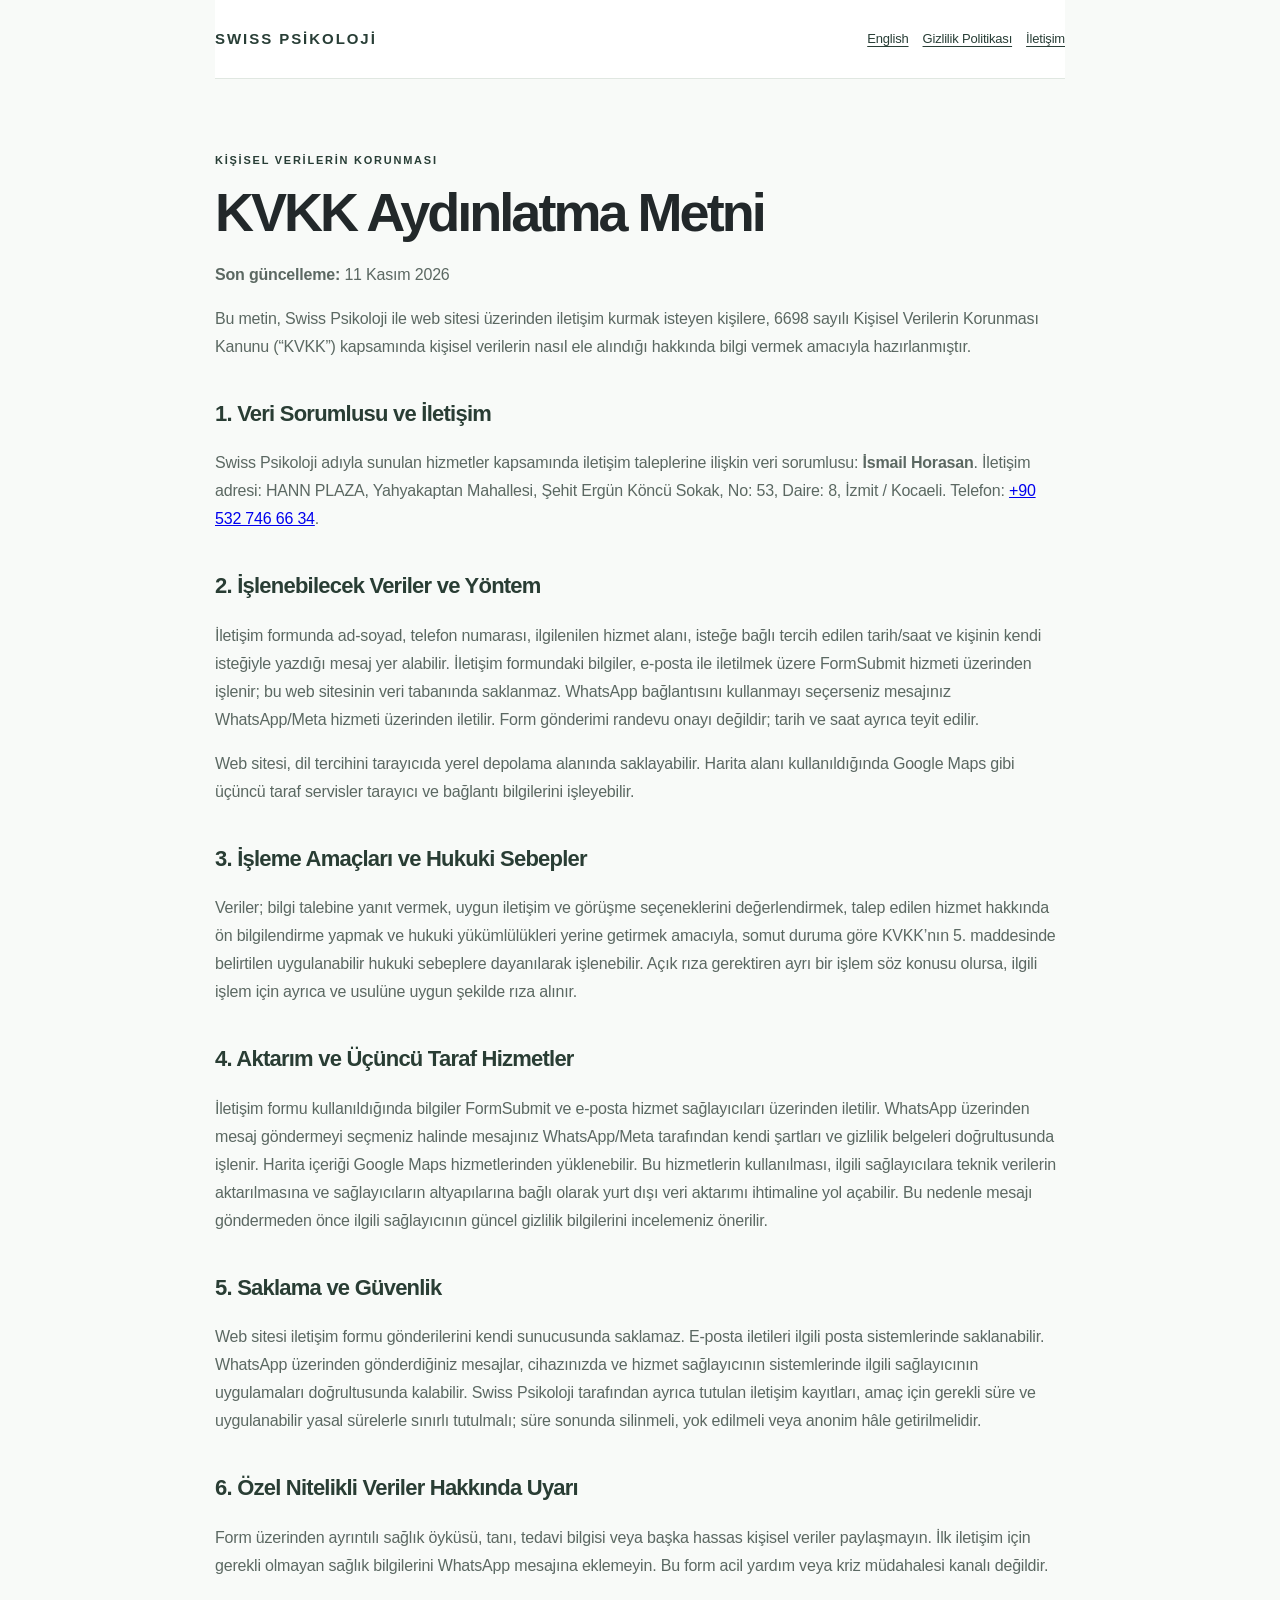
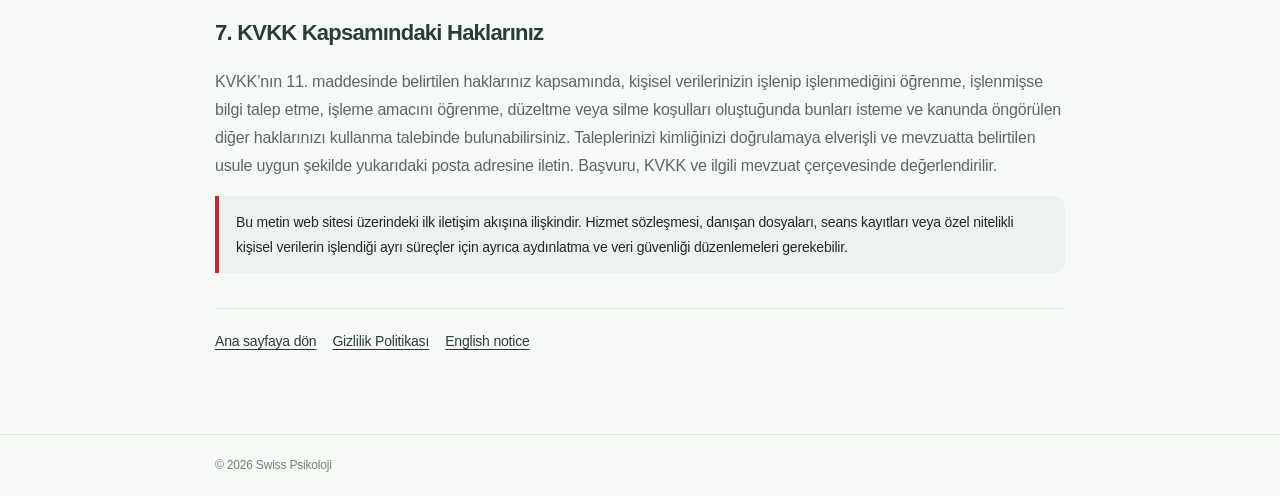
<file: kvkk.html>
<!doctype html>
<html lang="tr"><head><meta charset="utf-8"><meta name="viewport" content="width=device-width,initial-scale=1"><meta name="robots" content="index, follow, max-image-preview:large"><meta name="description" content="Swiss Psikoloji iletişim taleplerinde kişisel verilerin işlenmesine ilişkin KVKK aydınlatma metni."><link rel="canonical" href="https://swisspsikoloji.com/kvkk.html"><title>KVKK Aydınlatma Metni | Swiss Psikoloji</title><link rel="stylesheet" href="/assets/legal.css"><meta name="referrer" content="strict-origin-when-cross-origin"><meta name="author" content="Psikolog İsmail Horasan"><meta property="og:type" content="website"><meta property="og:locale" content="tr_TR"><meta property="og:site_name" content="Swiss Psikoloji"><meta property="og:title" content="KVKK Aydınlatma Metni | Swiss Psikoloji"><meta property="og:description" content="Swiss Psikoloji iletişim taleplerinde kişisel verilerin işlenmesine ilişkin KVKK aydınlatma metni."><meta property="og:url" content="https://swisspsikoloji.com/kvkk.html"><meta property="og:image" content="https://swisspsikoloji.com/assets/brand-poster.webp"><meta property="og:image:type" content="image/webp"><meta property="og:image:alt" content="Swiss Psikoloji — Fark et. Anla. Dönüştür."><meta name="twitter:card" content="summary_large_image"><meta name="twitter:title" content="KVKK Aydınlatma Metni | Swiss Psikoloji"><meta name="twitter:description" content="Swiss Psikoloji iletişim taleplerinde kişisel verilerin işlenmesine ilişkin KVKK aydınlatma metni."><meta name="twitter:image" content="https://swisspsikoloji.com/assets/brand-poster.webp"><meta name="twitter:image:alt" content="Swiss Psikoloji"><link rel="icon" href="/assets/logo.webp" type="image/webp"><link rel="alternate" hreflang="tr" href="https://swisspsikoloji.com/kvkk.html"><link rel="alternate" hreflang="en" href="https://swisspsikoloji.com/kvkk-en.html"></head>
<body><header class="top wrap"><a class="brand" href="index.html">SWISS PSİKOLOJİ</a><nav><a href="kvkk-en.html" lang="en">English</a><a href="gizlilik.html">Gizlilik Politikası</a><a href="index.html#iletisim">İletişim</a></nav></header>
<main class="wrap content"><div class="eyebrow">Kişisel verilerin korunması</div><h1>KVKK Aydınlatma Metni</h1><p><strong>Son güncelleme:</strong> 11 Kasım 2026</p>
<p>Bu metin, Swiss Psikoloji ile web sitesi üzerinden iletişim kurmak isteyen kişilere, 6698 sayılı Kişisel Verilerin Korunması Kanunu (“KVKK”) kapsamında kişisel verilerin nasıl ele alındığı hakkında bilgi vermek amacıyla hazırlanmıştır.</p>
<h2>1. Veri Sorumlusu ve İletişim</h2><p>Swiss Psikoloji adıyla sunulan hizmetler kapsamında iletişim taleplerine ilişkin veri sorumlusu: <strong>İsmail Horasan</strong>. İletişim adresi: HANN PLAZA, Yahyakaptan Mahallesi, Şehit Ergün Köncü Sokak, No: 53, Daire: 8, İzmit / Kocaeli. Telefon: <a href="tel:+905327466634">+90 532 746 66 34</a>.</p>
<h2>2. İşlenebilecek Veriler ve Yöntem</h2><p>İletişim formunda ad-soyad, telefon numarası, ilgilenilen hizmet alanı, isteğe bağlı tercih edilen tarih/saat ve kişinin kendi isteğiyle yazdığı mesaj yer alabilir. İletişim formundaki bilgiler, e-posta ile iletilmek üzere FormSubmit hizmeti üzerinden işlenir; bu web sitesinin veri tabanında saklanmaz. WhatsApp bağlantısını kullanmayı seçerseniz mesajınız WhatsApp/Meta hizmeti üzerinden iletilir. Form gönderimi randevu onayı değildir; tarih ve saat ayrıca teyit edilir.</p>
<p>Web sitesi, dil tercihini tarayıcıda yerel depolama alanında saklayabilir. Harita alanı kullanıldığında Google Maps gibi üçüncü taraf servisler tarayıcı ve bağlantı bilgilerini işleyebilir.</p>
<h2>3. İşleme Amaçları ve Hukuki Sebepler</h2><p>Veriler; bilgi talebine yanıt vermek, uygun iletişim ve görüşme seçeneklerini değerlendirmek, talep edilen hizmet hakkında ön bilgilendirme yapmak ve hukuki yükümlülükleri yerine getirmek amacıyla, somut duruma göre KVKK’nın 5. maddesinde belirtilen uygulanabilir hukuki sebeplere dayanılarak işlenebilir. Açık rıza gerektiren ayrı bir işlem söz konusu olursa, ilgili işlem için ayrıca ve usulüne uygun şekilde rıza alınır.</p>
<h2>4. Aktarım ve Üçüncü Taraf Hizmetler</h2><p>İletişim formu kullanıldığında bilgiler FormSubmit ve e-posta hizmet sağlayıcıları üzerinden iletilir. WhatsApp üzerinden mesaj göndermeyi seçmeniz halinde mesajınız WhatsApp/Meta tarafından kendi şartları ve gizlilik belgeleri doğrultusunda işlenir. Harita içeriği Google Maps hizmetlerinden yüklenebilir. Bu hizmetlerin kullanılması, ilgili sağlayıcılara teknik verilerin aktarılmasına ve sağlayıcıların altyapılarına bağlı olarak yurt dışı veri aktarımı ihtimaline yol açabilir. Bu nedenle mesajı göndermeden önce ilgili sağlayıcının güncel gizlilik bilgilerini incelemeniz önerilir.</p>
<h2>5. Saklama ve Güvenlik</h2><p>Web sitesi iletişim formu gönderilerini kendi sunucusunda saklamaz. E-posta iletileri ilgili posta sistemlerinde saklanabilir. WhatsApp üzerinden gönderdiğiniz mesajlar, cihazınızda ve hizmet sağlayıcının sistemlerinde ilgili sağlayıcının uygulamaları doğrultusunda kalabilir. Swiss Psikoloji tarafından ayrıca tutulan iletişim kayıtları, amaç için gerekli süre ve uygulanabilir yasal sürelerle sınırlı tutulmalı; süre sonunda silinmeli, yok edilmeli veya anonim hâle getirilmelidir.</p>
<h2>6. Özel Nitelikli Veriler Hakkında Uyarı</h2><p>Form üzerinden ayrıntılı sağlık öyküsü, tanı, tedavi bilgisi veya başka hassas kişisel veriler paylaşmayın. İlk iletişim için gerekli olmayan sağlık bilgilerini WhatsApp mesajına eklemeyin. Bu form acil yardım veya kriz müdahalesi kanalı değildir.</p>
<h2>7. KVKK Kapsamındaki Haklarınız</h2><p>KVKK’nın 11. maddesinde belirtilen haklarınız kapsamında, kişisel verilerinizin işlenip işlenmediğini öğrenme, işlenmişse bilgi talep etme, işleme amacını öğrenme, düzeltme veya silme koşulları oluştuğunda bunları isteme ve kanunda öngörülen diğer haklarınızı kullanma talebinde bulunabilirsiniz. Taleplerinizi kimliğinizi doğrulamaya elverişli ve mevzuatta belirtilen usule uygun şekilde yukarıdaki posta adresine iletin. Başvuru, KVKK ve ilgili mevzuat çerçevesinde değerlendirilir.</p>
<div class="notice">Bu metin web sitesi üzerindeki ilk iletişim akışına ilişkindir. Hizmet sözleşmesi, danışan dosyaları, seans kayıtları veya özel nitelikli kişisel verilerin işlendiği ayrı süreçler için ayrıca aydınlatma ve veri güvenliği düzenlemeleri gerekebilir.</div>
<div class="links"><a href="index.html">Ana sayfaya dön</a><a href="gizlilik.html">Gizlilik Politikası</a><a href="kvkk-en.html" lang="en">English notice</a></div></main><footer><div class="wrap">© 2026 Swiss Psikoloji</div></footer></body></html>
</file>
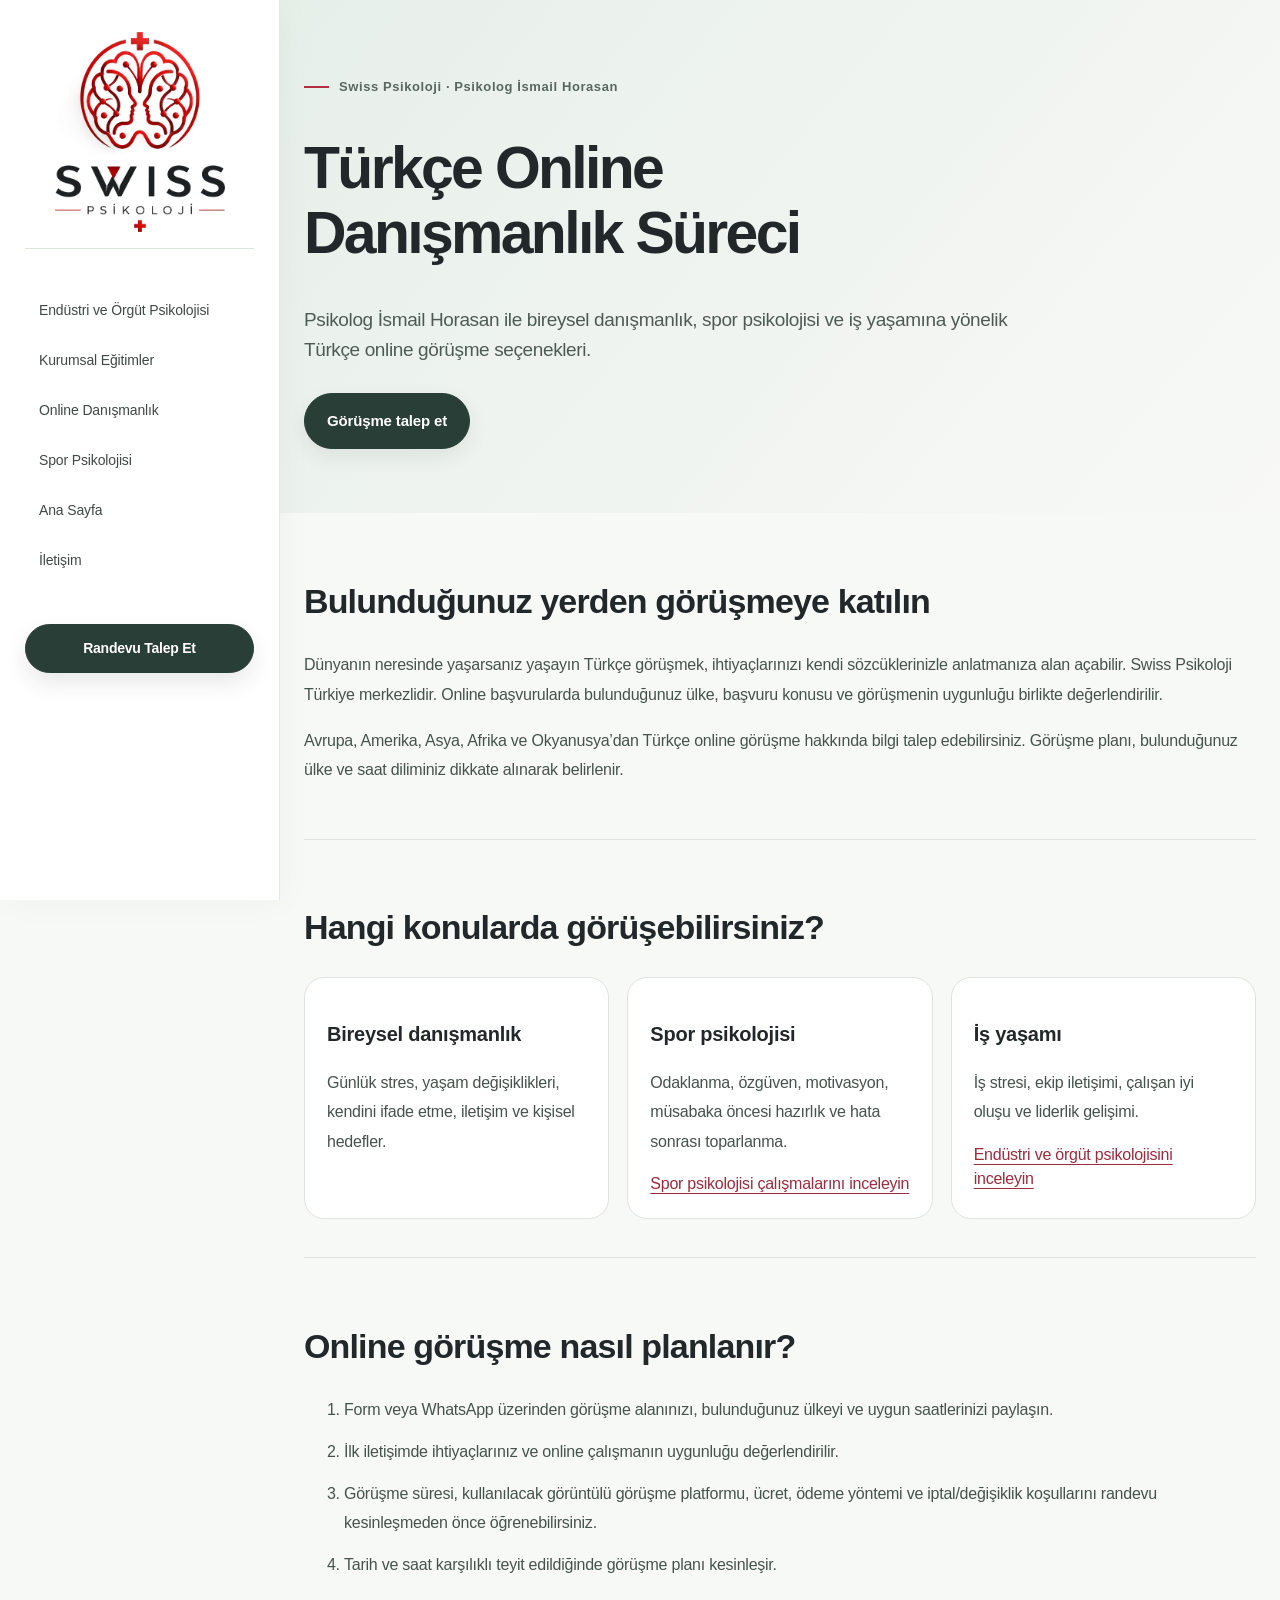
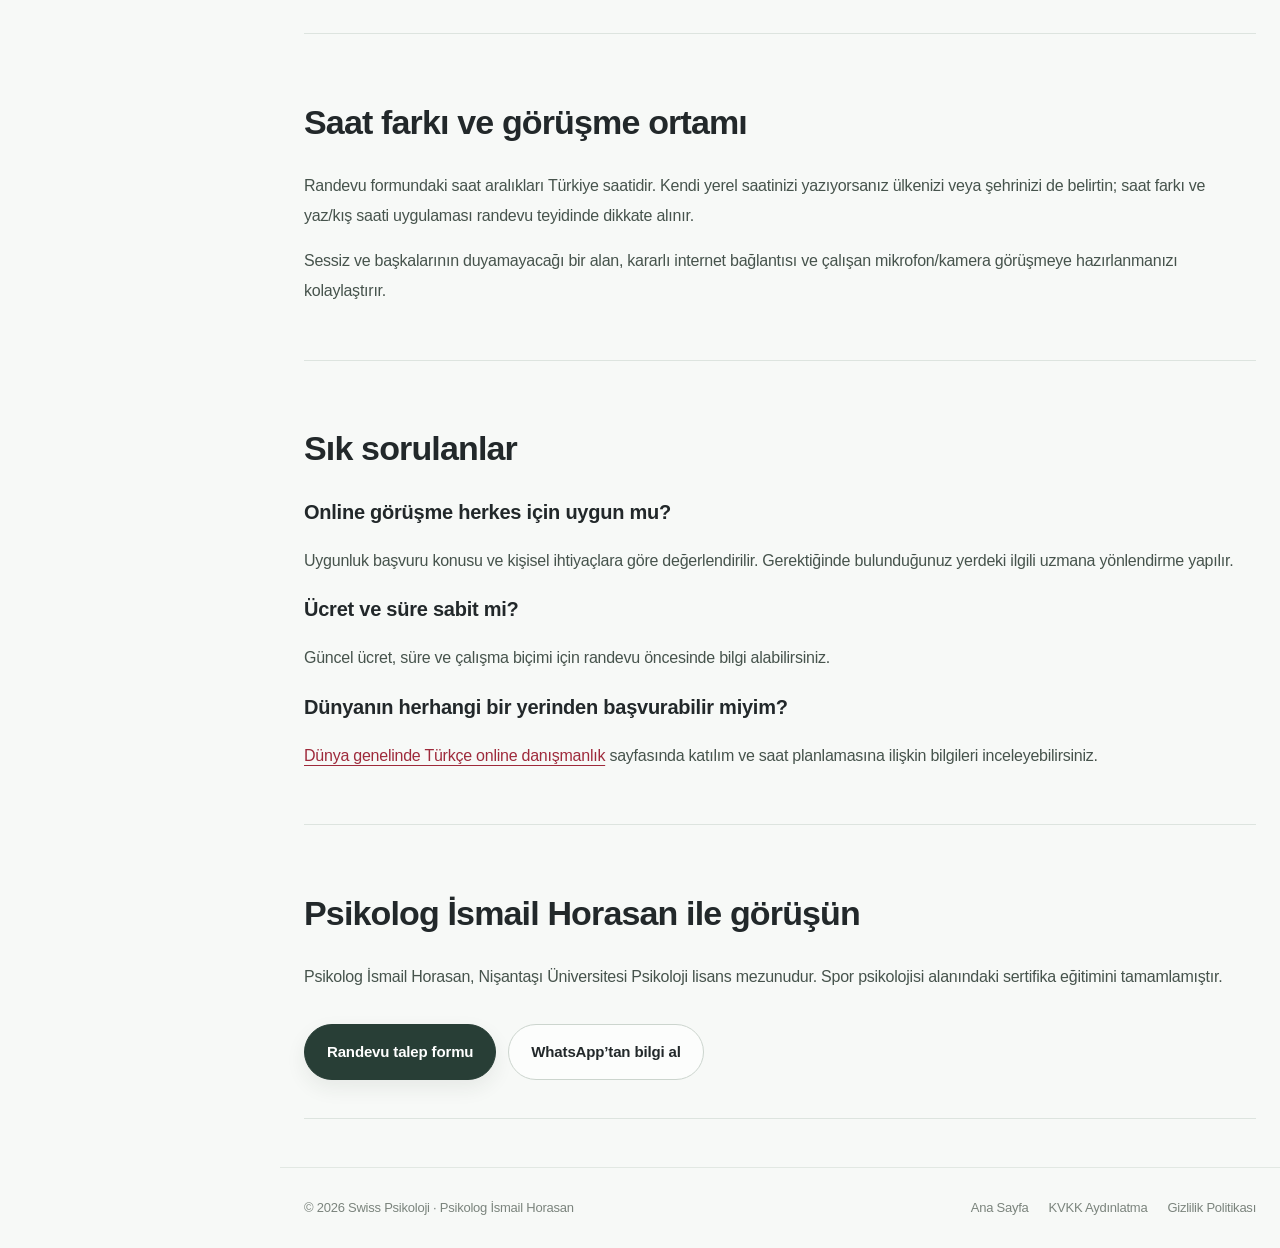
<file: online-danismanlik.html>
<!DOCTYPE html>
<html lang="tr"><head><meta charset="utf-8"><meta name="viewport" content="width=device-width, initial-scale=1"><title>Türkçe Online Danışmanlık Süreci | Swiss Psikoloji</title><meta name="description" content="Psikolog İsmail Horasan ile bireysel danışmanlık, spor psikolojisi ve iş yaşamına yönelik Türkçe online görüşme seçenekleri."><meta name="robots" content="index, follow, max-image-preview:large"><meta name="author" content="Psikolog İsmail Horasan"><link rel="canonical" href="https://swisspsikoloji.com/online-danismanlik.html"><meta property="og:type" content="website"><meta property="og:locale" content="tr_TR"><meta property="og:title" content="Türkçe Online Danışmanlık Süreci | Swiss Psikoloji"><meta property="og:description" content="Psikolog İsmail Horasan ile bireysel danışmanlık, spor psikolojisi ve iş yaşamına yönelik Türkçe online görüşme seçenekleri."><meta property="og:url" content="https://swisspsikoloji.com/online-danismanlik.html"><meta property="og:image" content="https://swisspsikoloji.com/assets/brand-poster.webp"><meta name="twitter:card" content="summary_large_image"><link rel="icon" href="/assets/logo.webp" type="image/webp"><link rel="stylesheet" href="/assets/site.css"><script src="/assets/navigation.js" defer></script><noscript><style>@media(max-width:700px){.navlinks{display:flex!important;position:static;flex-basis:100%}.menu-toggle{display:none}nav{flex-wrap:wrap}}</style></noscript><script type="application/ld+json">{"@context":"https://schema.org","@type":"WebPage","name":"Türkçe Online Danışmanlık Süreci","description":"Psikolog İsmail Horasan ile bireysel danışmanlık, spor psikolojisi ve iş yaşamına yönelik Türkçe online görüşme seçenekleri.","url":"https://swisspsikoloji.com/online-danismanlik.html","inLanguage":"tr","author":{"@id":"https://swisspsikoloji.com/#ismail-horasan"}}</script></head>
<body><a class="skip-link" href="#icerik">İçeriğe geç</a><nav aria-label="Ana gezinme"><a class="brand wordmark" href="/" aria-label="Swiss Psikoloji ana sayfa"><img class="brand-logo" src="/assets/logo.webp" alt="Swiss Psikoloji" width="441" height="520"></a><button class="menu-toggle" type="button" aria-label="Menüyü aç" aria-controls="primary-navigation" aria-expanded="false"><span aria-hidden="true">☰</span></button><div class="navlinks" id="primary-navigation"><a href="/is-ve-orgut-psikolojisi.html">Endüstri ve Örgüt Psikolojisi</a><a href="/kurumsal-egitimler.html">Kurumsal Eğitimler</a><a href="/online-danismanlik.html">Online Danışmanlık</a><a href="/spor-psikolojisi.html">Spor Psikolojisi</a><a href="/">Ana Sayfa</a><a href="/#iletisim">İletişim</a></div><a class="navcta" href="/#randevu">Randevu Talep Et</a></nav><main id="icerik" class="editorial-page"><header class="editorial-hero"><div class="wrap"><p class="eyebrow">Swiss Psikoloji · Psikolog İsmail Horasan</p><h1>Türkçe Online Danışmanlık Süreci</h1><p class="lead">Psikolog İsmail Horasan ile bireysel danışmanlık, spor psikolojisi ve iş yaşamına yönelik Türkçe online görüşme seçenekleri.</p><a class="btn" href="/#randevu">Görüşme talep et</a></div></header><div class="wrap editorial-body"><section><h2>Bulunduğunuz yerden görüşmeye katılın</h2><p>Dünyanın neresinde yaşarsanız yaşayın Türkçe görüşmek, ihtiyaçlarınızı kendi sözcüklerinizle anlatmanıza alan açabilir. Swiss Psikoloji Türkiye merkezlidir. Online başvurularda bulunduğunuz ülke, başvuru konusu ve görüşmenin uygunluğu birlikte değerlendirilir.</p><p>Avrupa, Amerika, Asya, Afrika ve Okyanusya’dan Türkçe online görüşme hakkında bilgi talep edebilirsiniz. Görüşme planı, bulunduğunuz ülke ve saat diliminiz dikkate alınarak belirlenir.</p></section><section><h2>Hangi konularda görüşebilirsiniz?</h2><div class="editorial-cards"><article><h3>Bireysel danışmanlık</h3><p>Günlük stres, yaşam değişiklikleri, kendini ifade etme, iletişim ve kişisel hedefler.</p></article><article><h3>Spor psikolojisi</h3><p>Odaklanma, özgüven, motivasyon, müsabaka öncesi hazırlık ve hata sonrası toparlanma.</p><a href="/spor-psikolojisi.html">Spor psikolojisi çalışmalarını inceleyin</a></article><article><h3>İş yaşamı</h3><p>İş stresi, ekip iletişimi, çalışan iyi oluşu ve liderlik gelişimi.</p><a href="/is-ve-orgut-psikolojisi.html">Endüstri ve örgüt psikolojisini inceleyin</a></article></div></section><section><h2>Online görüşme nasıl planlanır?</h2><ol><li>Form veya WhatsApp üzerinden görüşme alanınızı, bulunduğunuz ülkeyi ve uygun saatlerinizi paylaşın.</li><li>İlk iletişimde ihtiyaçlarınız ve online çalışmanın uygunluğu değerlendirilir.</li><li>Görüşme süresi, kullanılacak görüntülü görüşme platformu, ücret, ödeme yöntemi ve iptal/değişiklik koşullarını randevu kesinleşmeden önce öğrenebilirsiniz.</li><li>Tarih ve saat karşılıklı teyit edildiğinde görüşme planı kesinleşir.</li></ol></section><section><h2>Saat farkı ve görüşme ortamı</h2><p>Randevu formundaki saat aralıkları Türkiye saatidir. Kendi yerel saatinizi yazıyorsanız ülkenizi veya şehrinizi de belirtin; saat farkı ve yaz/kış saati uygulaması randevu teyidinde dikkate alınır.</p><p>Sessiz ve başkalarının duyamayacağı bir alan, kararlı internet bağlantısı ve çalışan mikrofon/kamera görüşmeye hazırlanmanızı kolaylaştırır.</p></section><section><h2>Sık sorulanlar</h2><h3>Online görüşme herkes için uygun mu?</h3><p>Uygunluk başvuru konusu ve kişisel ihtiyaçlara göre değerlendirilir. Gerektiğinde bulunduğunuz yerdeki ilgili uzmana yönlendirme yapılır.</p><h3>Ücret ve süre sabit mi?</h3><p>Güncel ücret, süre ve çalışma biçimi için randevu öncesinde bilgi alabilirsiniz.</p><h3>Dünyanın herhangi bir yerinden başvurabilir miyim?</h3><p><a href="/dunya-genelinde-online-danismanlik.html">Dünya genelinde Türkçe online danışmanlık</a> sayfasında katılım ve saat planlamasına ilişkin bilgileri inceleyebilirsiniz.</p></section><section><h2>Psikolog İsmail Horasan ile görüşün</h2><p>Psikolog İsmail Horasan, Nişantaşı Üniversitesi Psikoloji lisans mezunudur. Spor psikolojisi alanındaki sertifika eğitimini tamamlamıştır.</p><div class="hero-actions"><a class="btn" href="/#randevu">Randevu talep formu</a><a class="btn secondary" href="https://wa.me/905327466634" target="_blank" rel="noopener">WhatsApp’tan bilgi al</a></div></section></div></main><footer><div class="wrap footer-row"><span>© 2026 Swiss Psikoloji · Psikolog İsmail Horasan</span><div class="footer-links"><a href="/">Ana Sayfa</a><a href="/kvkk.html">KVKK Aydınlatma</a><a href="/gizlilik.html">Gizlilik Politikası</a></div></div></footer></body></html>
</file>
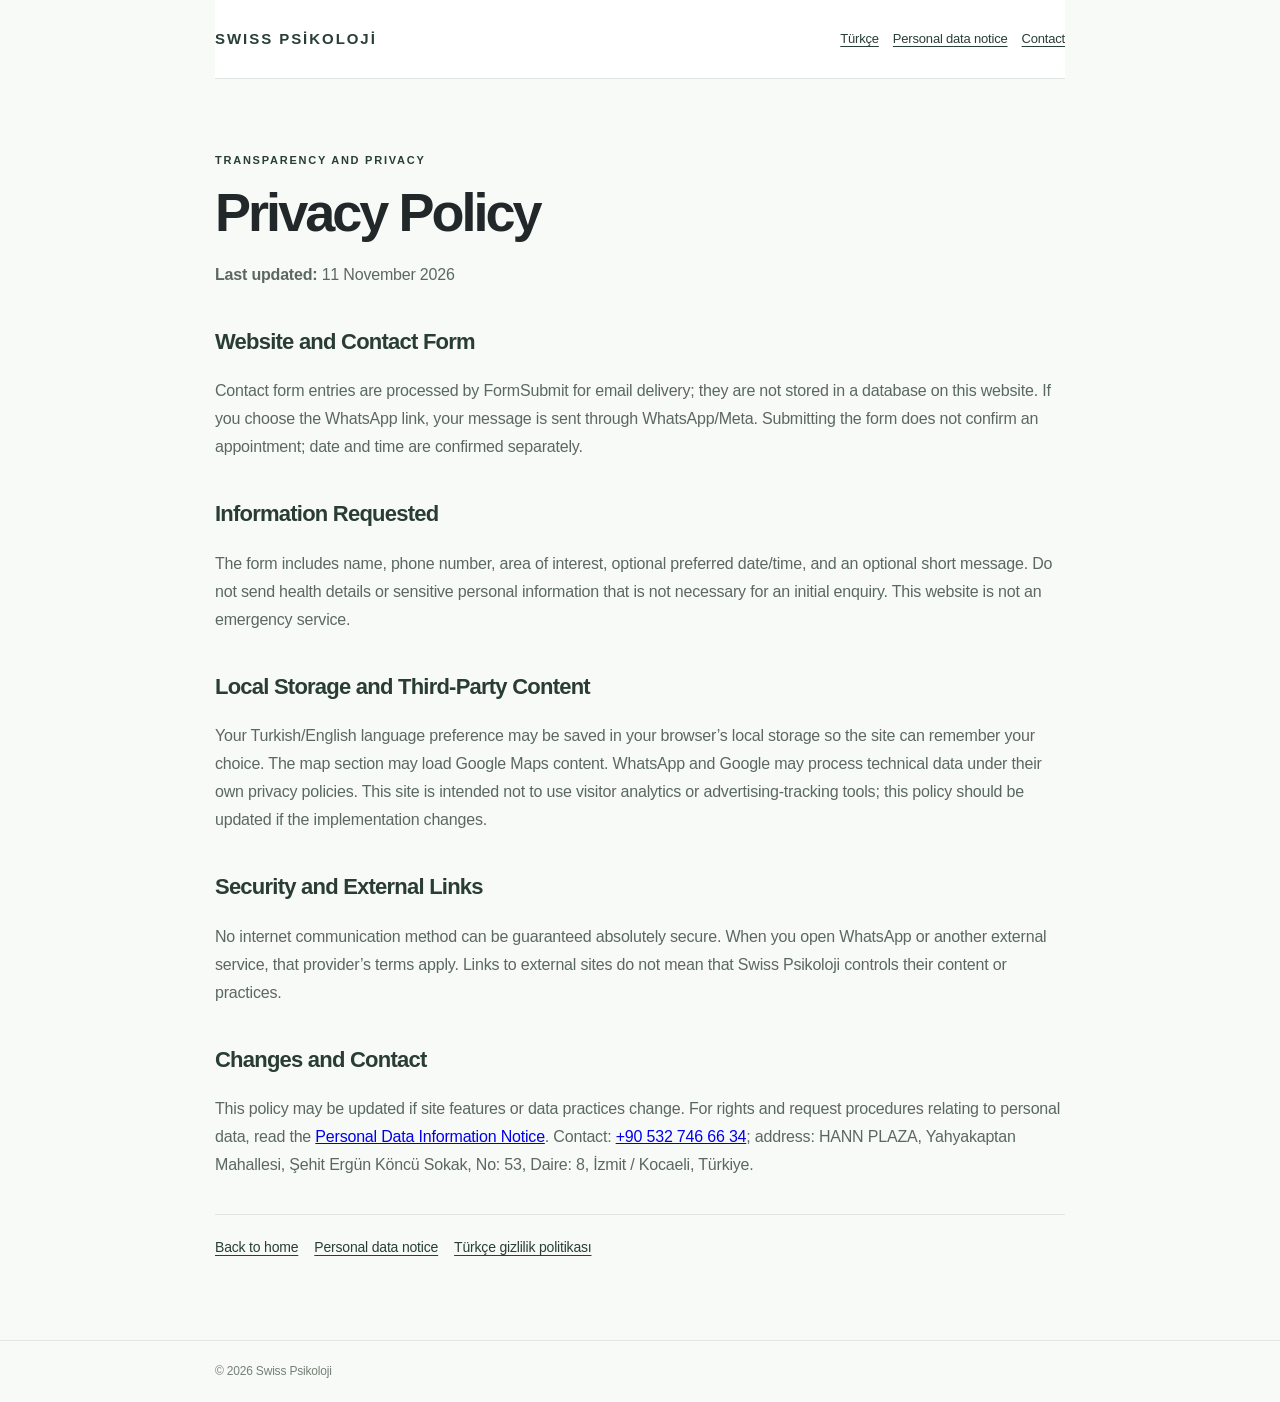
<file: privacy.html>
<!doctype html>
<html lang="en"><head><meta charset="utf-8"><meta name="viewport" content="width=device-width,initial-scale=1"><meta name="robots" content="index, follow, max-image-preview:large"><meta name="description" content="Swiss Psikoloji website privacy policy covering the contact form, WhatsApp and map services."><link rel="canonical" href="https://swisspsikoloji.com/privacy.html"><title>Privacy Policy | Swiss Psikoloji</title><link rel="stylesheet" href="/assets/legal.css"><meta name="referrer" content="strict-origin-when-cross-origin"><meta name="author" content="Psikolog İsmail Horasan"><meta property="og:type" content="website"><meta property="og:locale" content="en_US"><meta property="og:site_name" content="Swiss Psikoloji"><meta property="og:title" content="Privacy Policy | Swiss Psikoloji"><meta property="og:description" content="Swiss Psikoloji website privacy policy covering the contact form, WhatsApp and map services."><meta property="og:url" content="https://swisspsikoloji.com/privacy.html"><meta property="og:image" content="https://swisspsikoloji.com/assets/brand-poster.webp"><meta property="og:image:type" content="image/webp"><meta property="og:image:alt" content="Swiss Psikoloji — Fark et. Anla. Dönüştür."><meta name="twitter:card" content="summary_large_image"><meta name="twitter:title" content="Privacy Policy | Swiss Psikoloji"><meta name="twitter:description" content="Swiss Psikoloji website privacy policy covering the contact form, WhatsApp and map services."><meta name="twitter:image" content="https://swisspsikoloji.com/assets/brand-poster.webp"><meta name="twitter:image:alt" content="Swiss Psikoloji"><link rel="icon" href="/assets/logo.webp" type="image/webp"><link rel="alternate" hreflang="tr" href="https://swisspsikoloji.com/gizlilik.html"><link rel="alternate" hreflang="en" href="https://swisspsikoloji.com/privacy.html"></head>
<body><header class="top wrap"><a class="brand" href="index.html">SWISS PSİKOLOJİ</a><nav><a href="gizlilik.html" lang="tr">Türkçe</a><a href="kvkk-en.html">Personal data notice</a><a href="index.html#iletisim">Contact</a></nav></header>
<main class="wrap content"><div class="eyebrow">Transparency and privacy</div><h1>Privacy Policy</h1><p><strong>Last updated:</strong> 11 November 2026</p>
<h2>Website and Contact Form</h2><p>Contact form entries are processed by FormSubmit for email delivery; they are not stored in a database on this website. If you choose the WhatsApp link, your message is sent through WhatsApp/Meta. Submitting the form does not confirm an appointment; date and time are confirmed separately.</p>
<h2>Information Requested</h2><p>The form includes name, phone number, area of interest, optional preferred date/time, and an optional short message. Do not send health details or sensitive personal information that is not necessary for an initial enquiry. This website is not an emergency service.</p>
<h2>Local Storage and Third-Party Content</h2><p>Your Turkish/English language preference may be saved in your browser’s local storage so the site can remember your choice. The map section may load Google Maps content. WhatsApp and Google may process technical data under their own privacy policies. This site is intended not to use visitor analytics or advertising-tracking tools; this policy should be updated if the implementation changes.</p>
<h2>Security and External Links</h2><p>No internet communication method can be guaranteed absolutely secure. When you open WhatsApp or another external service, that provider’s terms apply. Links to external sites do not mean that Swiss Psikoloji controls their content or practices.</p>
<h2>Changes and Contact</h2><p>This policy may be updated if site features or data practices change. For rights and request procedures relating to personal data, read the <a href="kvkk-en.html">Personal Data Information Notice</a>. Contact: <a href="tel:+905327466634">+90 532 746 66 34</a>; address: HANN PLAZA, Yahyakaptan Mahallesi, Şehit Ergün Köncü Sokak, No: 53, Daire: 8, İzmit / Kocaeli, Türkiye.</p>
<div class="links"><a href="index.html">Back to home</a><a href="kvkk-en.html">Personal data notice</a><a href="gizlilik.html" lang="tr">Türkçe gizlilik politikası</a></div></main><footer><div class="wrap">© 2026 Swiss Psikoloji</div></footer></body></html>
</file>
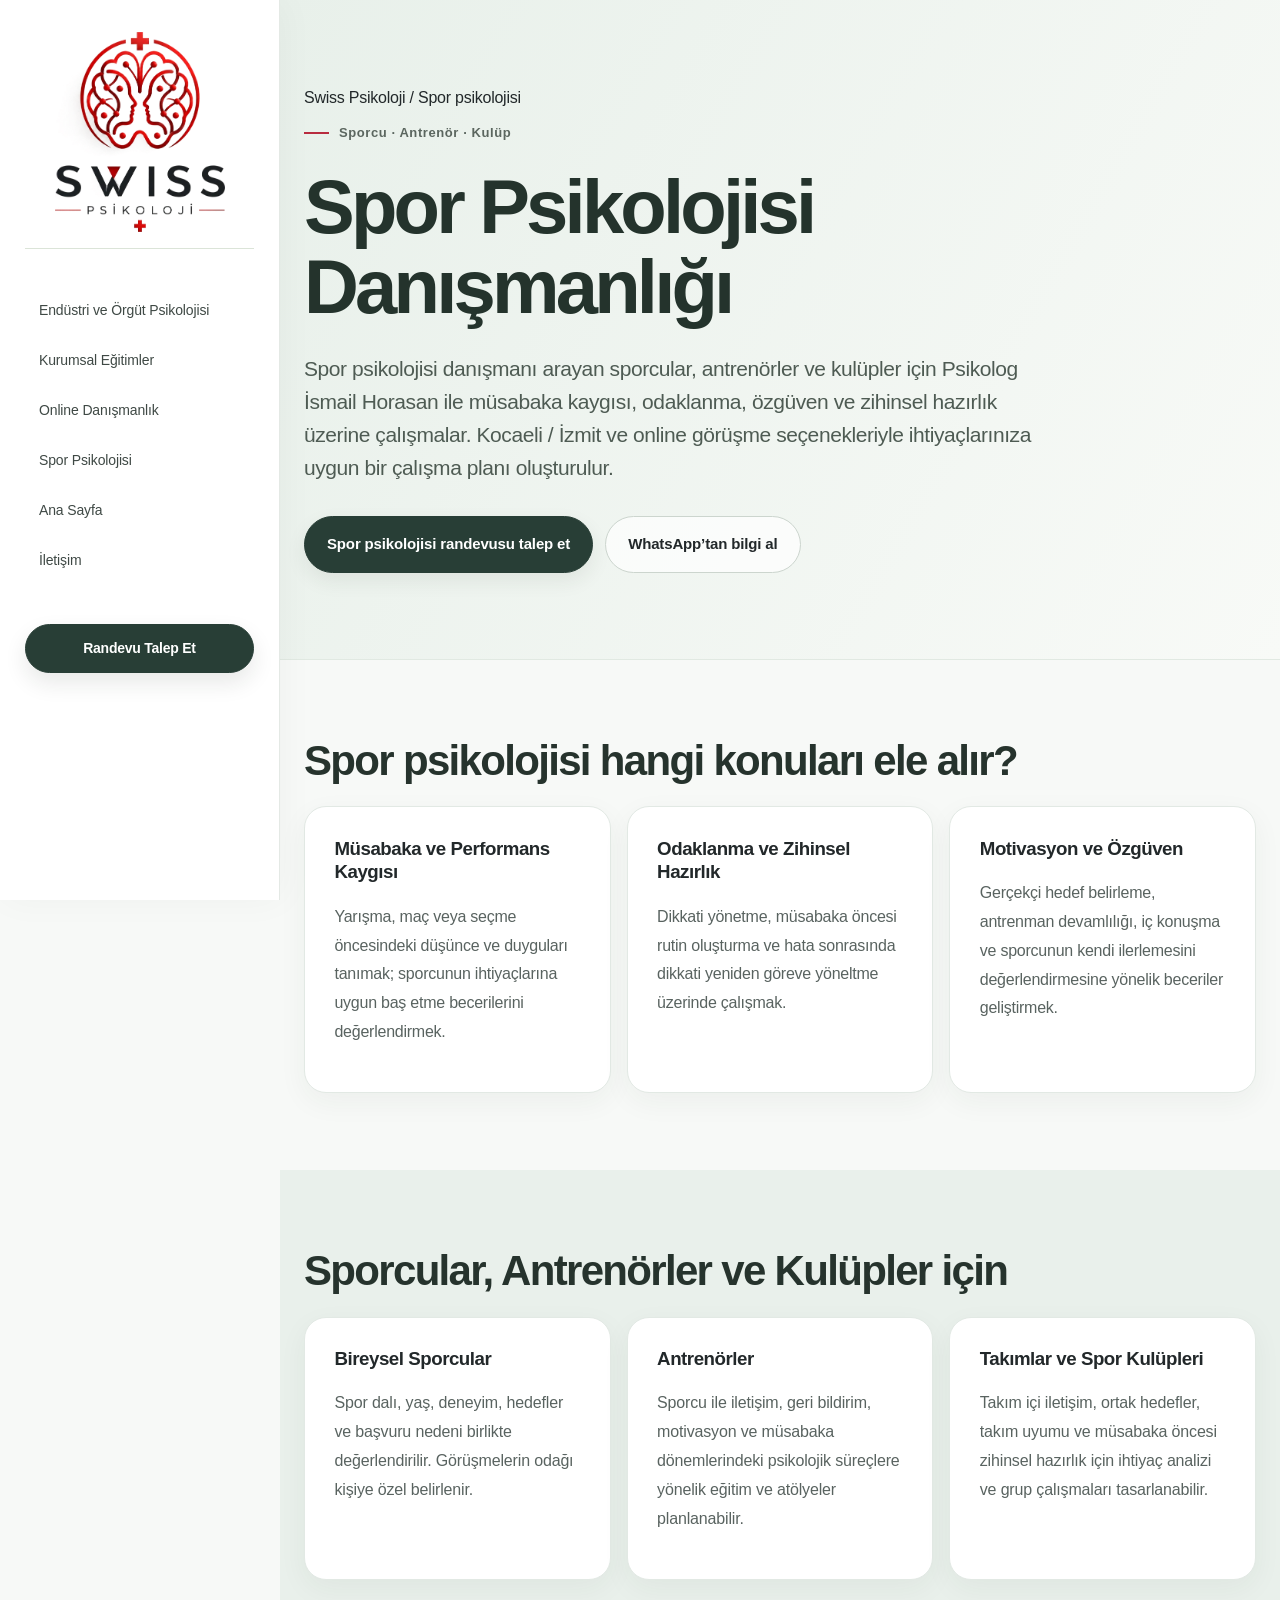
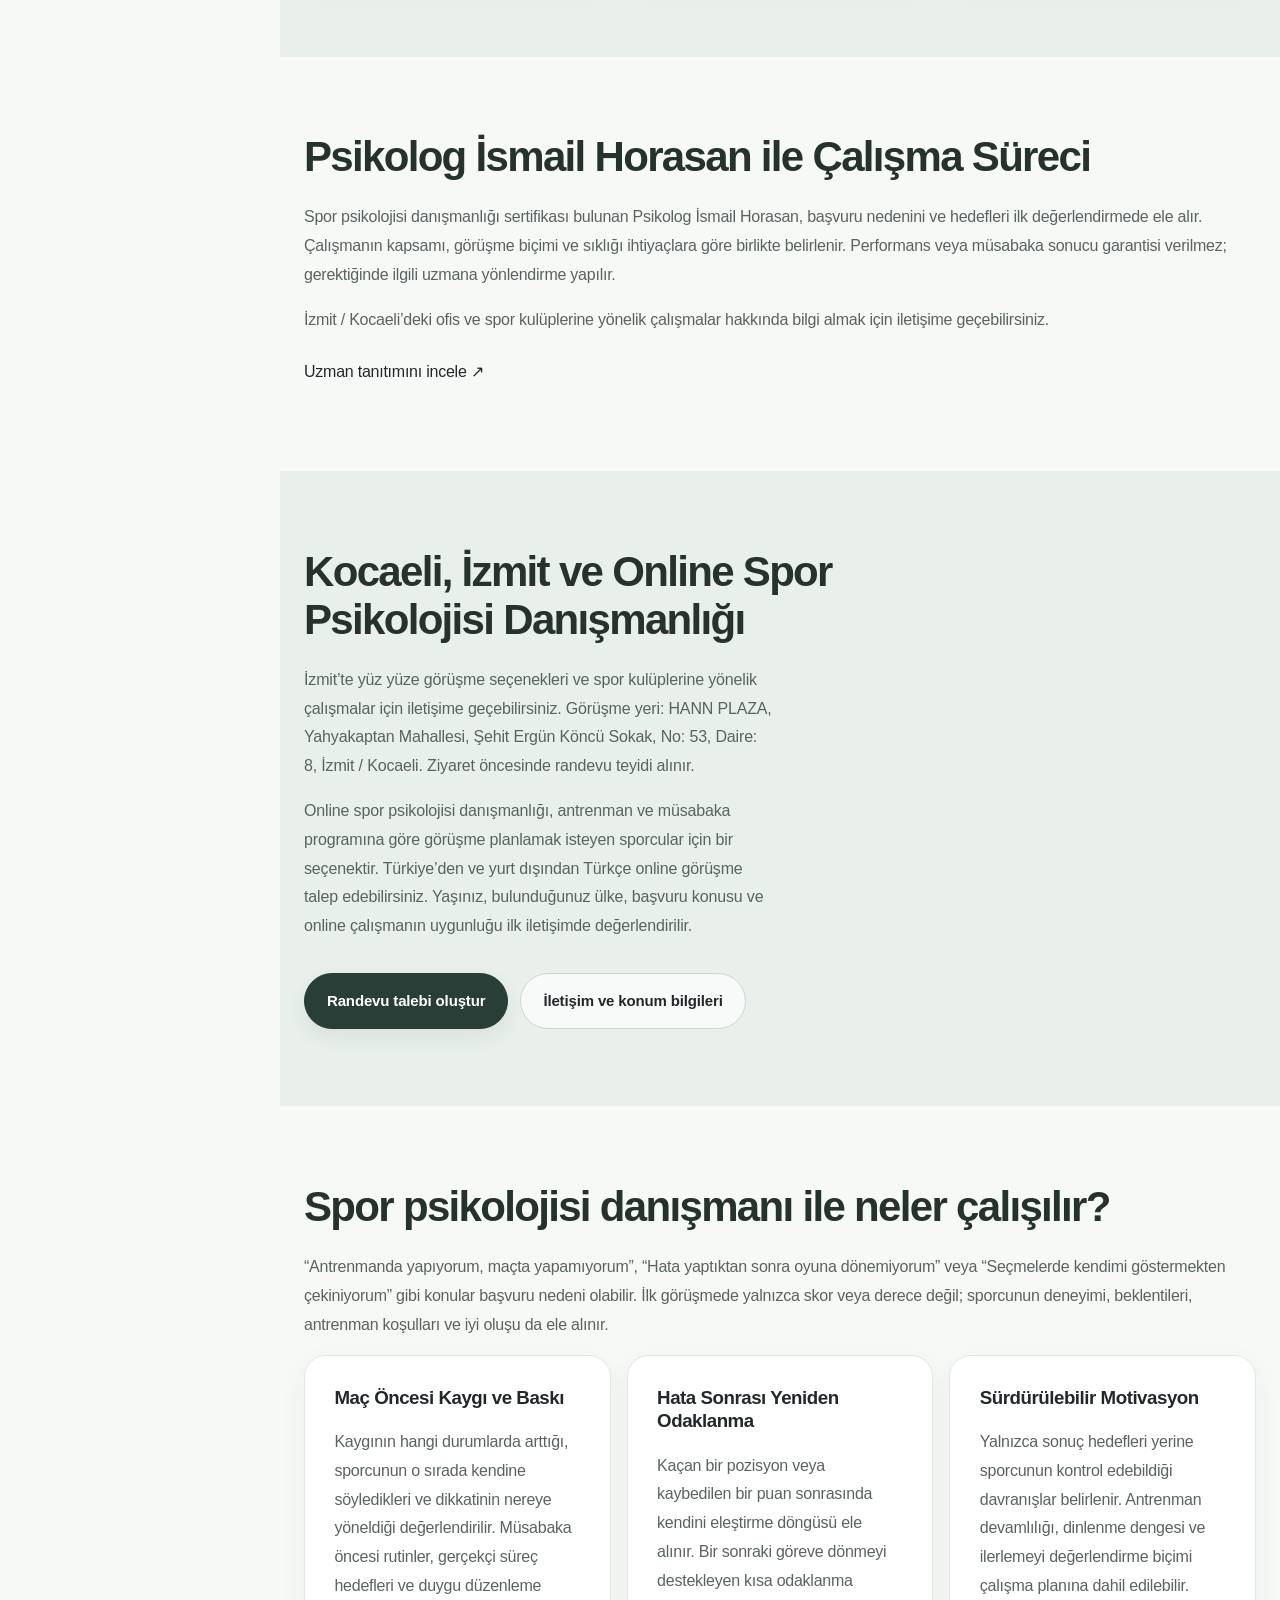
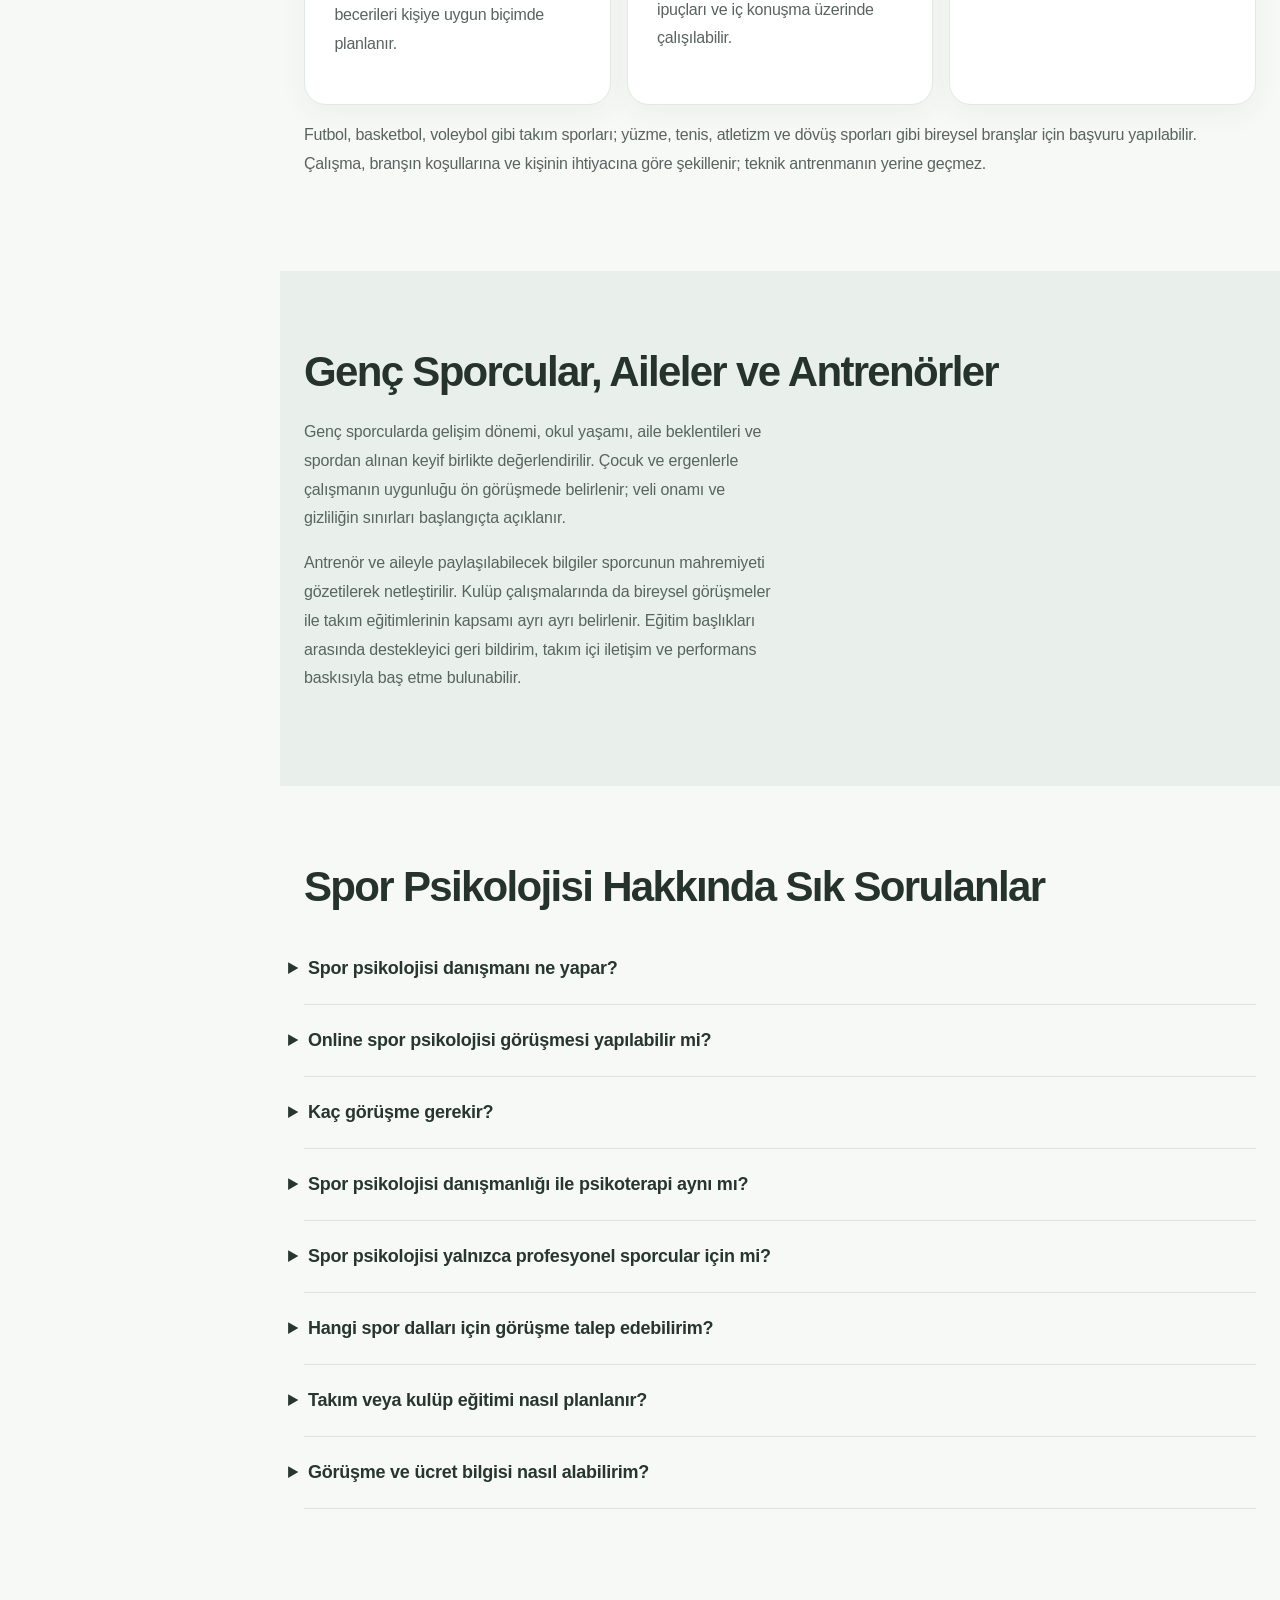
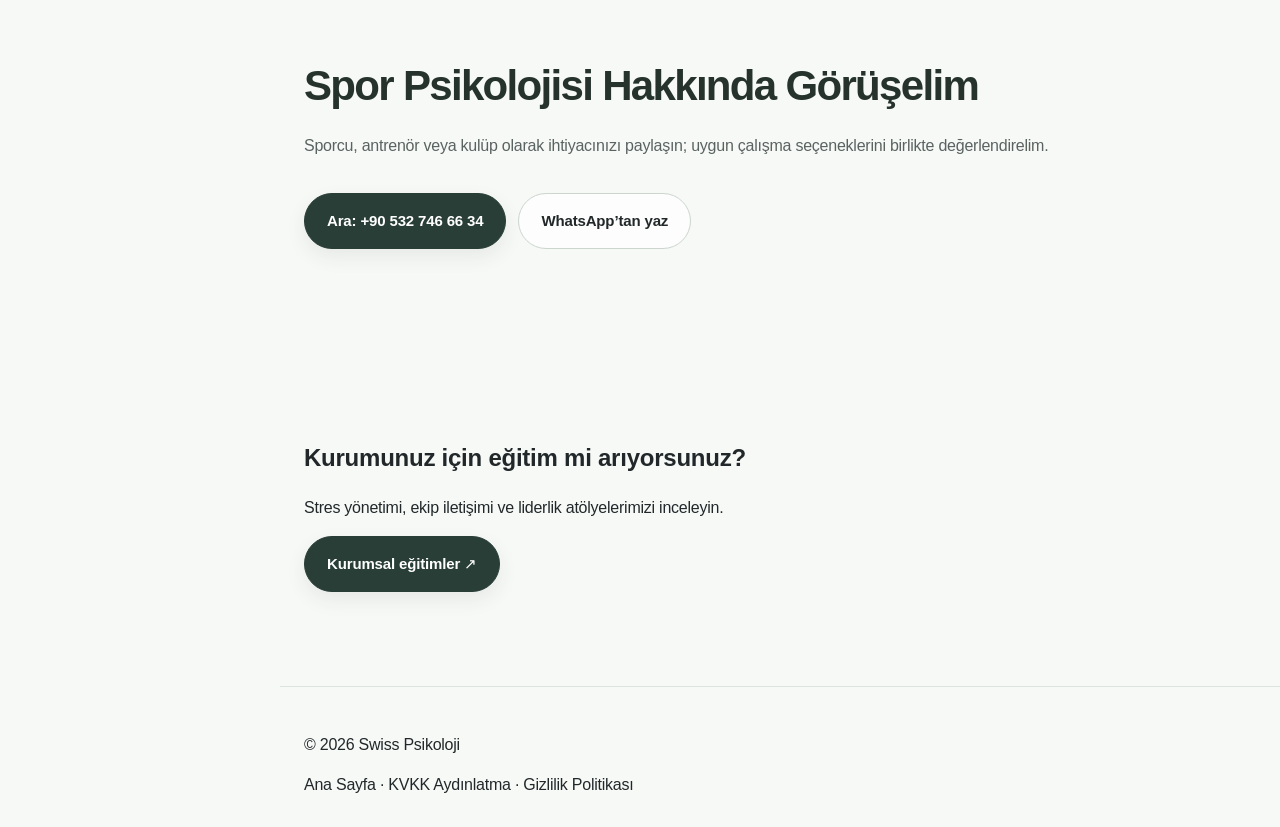
<file: spor-psikolojisi.html>
<!DOCTYPE html>
<html lang="tr"><head><meta charset="utf-8"><meta name="viewport" content="width=device-width, initial-scale=1"><title>Spor Psikolojisi Danışmanı | Psikolog İsmail Horasan</title><meta name="description" content="Psikolog İsmail Horasan ile spor psikolojisi danışmanlığı: müsabaka kaygısı, odaklanma ve zihinsel hazırlık. Kocaeli, İzmit ve online görüşme seçenekleri."><meta name="robots" content="index, follow, max-image-preview:large"><link rel="canonical" href="https://swisspsikoloji.com/spor-psikolojisi.html"><meta property="og:type" content="website"><meta property="og:locale" content="tr_TR"><meta property="og:site_name" content="Swiss Psikoloji"><meta property="og:title" content="Spor Psikolojisi Danışmanı | Psikolog İsmail Horasan"><meta property="og:description" content="Psikolog İsmail Horasan ile spor psikolojisi danışmanlığı: müsabaka kaygısı, odaklanma ve zihinsel hazırlık. Kocaeli, İzmit ve online görüşme seçenekleri."><meta property="og:url" content="https://swisspsikoloji.com/spor-psikolojisi.html"><meta name="twitter:card" content="summary_large_image"><meta name="twitter:title" content="Spor Psikolojisi Danışmanı | Psikolog İsmail Horasan"><meta name="twitter:description" content="Psikolog İsmail Horasan ile spor psikolojisi danışmanlığı: müsabaka kaygısı, odaklanma ve zihinsel hazırlık. Kocaeli, İzmit ve online görüşme seçenekleri."><script type="application/ld+json">{"@context":"https://schema.org","@graph":[{"@type":"WebPage","@id":"https://swisspsikoloji.com/spor-psikolojisi.html#webpage","url":"https://swisspsikoloji.com/spor-psikolojisi.html","name":"Spor Psikolojisi Danışmanı | Psikolog İsmail Horasan","description":"Psikolog İsmail Horasan ile spor psikolojisi danışmanlığı: müsabaka kaygısı, odaklanma ve zihinsel hazırlık. Kocaeli, İzmit ve online görüşme seçenekleri.","inLanguage":"tr","isPartOf":{"@id":"https://swisspsikoloji.com/#website"},"about":{"@id":"https://swisspsikoloji.com/spor-psikolojisi.html#service"},"dateModified":"2026-11-10"},{"@type":"Service","@id":"https://swisspsikoloji.com/spor-psikolojisi.html#service","name":"Spor psikolojisi danışmanlığı","serviceType":"Spor psikolojisi danışmanlığı","description":"Psikolog İsmail Horasan ile spor psikolojisi danışmanlığı: müsabaka kaygısı, odaklanma ve zihinsel hazırlık. Kocaeli, İzmit ve online görüşme seçenekleri.","provider":{"@type":"Person","@id":"https://swisspsikoloji.com/#ismail-horasan","name":"İsmail Horasan","jobTitle":"Psikolog","url":"https://swisspsikoloji.com/#uzman","worksFor":{"@id":"https://swisspsikoloji.com/#organization"}},"url":"https://swisspsikoloji.com/spor-psikolojisi.html","areaServed":[{"@type":"City","name":"İzmit"},{"@type":"AdministrativeArea","name":"Kocaeli"},{"@type":"Country","name":"Türkiye"}]},{"@type":"BreadcrumbList","itemListElement":[{"@type":"ListItem","position":1,"name":"Swiss Psikoloji","item":"https://swisspsikoloji.com/"},{"@type":"ListItem","position":2,"name":"Spor psikolojisi","item":"https://swisspsikoloji.com/spor-psikolojisi.html"}]}]}</script><link rel="stylesheet" href="/assets/site.css"><link rel="stylesheet" href="/assets/spor-psikolojisi.css"><script src="/assets/navigation.js" defer></script><noscript><style>@media(max-width:700px){nav{flex-wrap:wrap}.navlinks{display:flex!important;position:static;flex-basis:100%;box-shadow:none}.menu-toggle{display:none}}</style></noscript><meta name="referrer" content="strict-origin-when-cross-origin"><meta name="author" content="Psikolog İsmail Horasan"><meta property="og:image" content="https://swisspsikoloji.com/assets/brand-poster.webp"><meta property="og:image:type" content="image/webp"><meta property="og:image:alt" content="Swiss Psikoloji — Fark et. Anla. Dönüştür."><meta name="twitter:image" content="https://swisspsikoloji.com/assets/brand-poster.webp"><meta name="twitter:image:alt" content="Swiss Psikoloji"><link rel="icon" href="/assets/logo.webp" type="image/webp"></head><body><a class="skip-link" href="#spor-icerik">İçeriğe geç</a><nav><a class="brand wordmark" href="/" aria-label="Swiss Psikoloji ana sayfa"><img class="brand-logo" src="/assets/logo.webp" alt="Swiss Psikoloji" width="441" height="520" decoding="async"></a><button class="menu-toggle" type="button" aria-label="Menüyü aç" aria-controls="primary-navigation" aria-expanded="false"><span aria-hidden="true">☰</span></button><div class="navlinks" id="primary-navigation"><a href="/is-ve-orgut-psikolojisi.html">Endüstri ve Örgüt Psikolojisi</a><a href="/kurumsal-egitimler.html">Kurumsal Eğitimler</a><a href="/online-danismanlik.html">Online Danışmanlık</a><a href="/spor-psikolojisi.html">Spor Psikolojisi</a><a href="/">Ana Sayfa</a><a href="/#iletisim">İletişim</a></div><a class="navcta" href="/?alan=spor#randevu">Randevu Talep Et</a></nav><main id="spor-icerik">
<section class="sport-hero"><div class="wrap"><a href="/">Swiss Psikoloji</a> / Spor psikolojisi<p class="eyebrow">Sporcu · Antrenör · Kulüp</p><h1>Spor Psikolojisi Danışmanlığı</h1><p class="lead">Spor psikolojisi danışmanı arayan sporcular, antrenörler ve kulüpler için Psikolog İsmail Horasan ile müsabaka kaygısı, odaklanma, özgüven ve zihinsel hazırlık üzerine çalışmalar. Kocaeli / İzmit ve online görüşme seçenekleriyle ihtiyaçlarınıza uygun bir çalışma planı oluşturulur.</p><div class="hero-actions"><a class="btn" href="/?alan=spor#randevu">Spor psikolojisi randevusu talep et</a><a class="btn secondary" href="https://wa.me/905327466634?text=Merhaba%2C%20spor%20psikolojisi%20%C3%A7al%C4%B1%C5%9Fmalar%C4%B1%20hakk%C4%B1nda%20bilgi%20almak%20istiyorum." target="_blank" rel="noopener">WhatsApp’tan bilgi al</a></div></div></section>
<section class="sport-section"><div class="wrap"><h2>Spor psikolojisi hangi konuları ele alır?</h2><div class="sport-grid"><article class="sport-card"><h3>Müsabaka ve Performans Kaygısı</h3><p>Yarışma, maç veya seçme öncesindeki düşünce ve duyguları tanımak; sporcunun ihtiyaçlarına uygun baş etme becerilerini değerlendirmek.</p></article><article class="sport-card"><h3>Odaklanma ve Zihinsel Hazırlık</h3><p>Dikkati yönetme, müsabaka öncesi rutin oluşturma ve hata sonrasında dikkati yeniden göreve yöneltme üzerinde çalışmak.</p></article><article class="sport-card"><h3>Motivasyon ve Özgüven</h3><p>Gerçekçi hedef belirleme, antrenman devamlılığı, iç konuşma ve sporcunun kendi ilerlemesini değerlendirmesine yönelik beceriler geliştirmek.</p></article></div></div></section>
<section class="sport-section work"><div class="wrap"><h2>Sporcular, Antrenörler ve Kulüpler için</h2><div class="sport-grid"><article class="sport-card"><h3>Bireysel Sporcular</h3><p>Spor dalı, yaş, deneyim, hedefler ve başvuru nedeni birlikte değerlendirilir. Görüşmelerin odağı kişiye özel belirlenir.</p></article><article class="sport-card"><h3>Antrenörler</h3><p>Sporcu ile iletişim, geri bildirim, motivasyon ve müsabaka dönemlerindeki psikolojik süreçlere yönelik eğitim ve atölyeler planlanabilir.</p></article><article class="sport-card"><h3>Takımlar ve Spor Kulüpleri</h3><p>Takım içi iletişim, ortak hedefler, takım uyumu ve müsabaka öncesi zihinsel hazırlık için ihtiyaç analizi ve grup çalışmaları tasarlanabilir.</p></article></div></div></section>
<section class="sport-section"><div class="wrap"><h2>Psikolog İsmail Horasan ile Çalışma Süreci</h2><p>Spor psikolojisi danışmanlığı sertifikası bulunan Psikolog İsmail Horasan, başvuru nedenini ve hedefleri ilk değerlendirmede ele alır. Çalışmanın kapsamı, görüşme biçimi ve sıklığı ihtiyaçlara göre birlikte belirlenir. Performans veya müsabaka sonucu garantisi verilmez; gerektiğinde ilgili uzmana yönlendirme yapılır.</p><p>İzmit / Kocaeli’deki ofis ve spor kulüplerine yönelik çalışmalar hakkında bilgi almak için iletişime geçebilirsiniz.</p><a class="more" href="/#uzman">Uzman tanıtımını incele ↗</a></div></section>
<section class="sport-section work" id="gorusme-secenekleri"><div class="wrap"><h2>Kocaeli, İzmit ve Online Spor Psikolojisi Danışmanlığı</h2><p>İzmit’te yüz yüze görüşme seçenekleri ve spor kulüplerine yönelik çalışmalar için iletişime geçebilirsiniz. Görüşme yeri: HANN PLAZA, Yahyakaptan Mahallesi, Şehit Ergün Köncü Sokak, No: 53, Daire: 8, İzmit / Kocaeli. Ziyaret öncesinde randevu teyidi alınır.</p><p>Online spor psikolojisi danışmanlığı, antrenman ve müsabaka programına göre görüşme planlamak isteyen sporcular için bir seçenektir. Türkiye’den ve yurt dışından Türkçe online görüşme talep edebilirsiniz. Yaşınız, bulunduğunuz ülke, başvuru konusu ve online çalışmanın uygunluğu ilk iletişimde değerlendirilir.</p><div class="hero-actions"><a class="btn" href="/?alan=spor#randevu">Randevu talebi oluştur</a><a class="btn secondary" href="/#iletisim">İletişim ve konum bilgileri</a></div></div></section>
<section class="sport-section" id="calisma-plani"><div class="wrap"><h2>Spor psikolojisi danışmanı ile neler çalışılır?</h2><p>“Antrenmanda yapıyorum, maçta yapamıyorum”, “Hata yaptıktan sonra oyuna dönemiyorum” veya “Seçmelerde kendimi göstermekten çekiniyorum” gibi konular başvuru nedeni olabilir. İlk görüşmede yalnızca skor veya derece değil; sporcunun deneyimi, beklentileri, antrenman koşulları ve iyi oluşu da ele alınır.</p><div class="sport-grid"><article class="sport-card"><h3>Maç Öncesi Kaygı ve Baskı</h3><p>Kaygının hangi durumlarda arttığı, sporcunun o sırada kendine söyledikleri ve dikkatinin nereye yöneldiği değerlendirilir. Müsabaka öncesi rutinler, gerçekçi süreç hedefleri ve duygu düzenleme becerileri kişiye uygun biçimde planlanır.</p></article><article class="sport-card"><h3>Hata Sonrası Yeniden Odaklanma</h3><p>Kaçan bir pozisyon veya kaybedilen bir puan sonrasında kendini eleştirme döngüsü ele alınır. Bir sonraki göreve dönmeyi destekleyen kısa odaklanma ipuçları ve iç konuşma üzerinde çalışılabilir.</p></article><article class="sport-card"><h3>Sürdürülebilir Motivasyon</h3><p>Yalnızca sonuç hedefleri yerine sporcunun kontrol edebildiği davranışlar belirlenir. Antrenman devamlılığı, dinlenme dengesi ve ilerlemeyi değerlendirme biçimi çalışma planına dahil edilebilir.</p></article></div><p>Futbol, basketbol, voleybol gibi takım sporları; yüzme, tenis, atletizm ve dövüş sporları gibi bireysel branşlar için başvuru yapılabilir. Çalışma, branşın koşullarına ve kişinin ihtiyacına göre şekillenir; teknik antrenmanın yerine geçmez.</p></div></section>
<section class="sport-section work"><div class="wrap"><h2>Genç Sporcular, Aileler ve Antrenörler</h2><p>Genç sporcularda gelişim dönemi, okul yaşamı, aile beklentileri ve spordan alınan keyif birlikte değerlendirilir. Çocuk ve ergenlerle çalışmanın uygunluğu ön görüşmede belirlenir; veli onamı ve gizliliğin sınırları başlangıçta açıklanır.</p><p>Antrenör ve aileyle paylaşılabilecek bilgiler sporcunun mahremiyeti gözetilerek netleştirilir. Kulüp çalışmalarında da bireysel görüşmeler ile takım eğitimlerinin kapsamı ayrı ayrı belirlenir. Eğitim başlıkları arasında destekleyici geri bildirim, takım içi iletişim ve performans baskısıyla baş etme bulunabilir.</p></div></section>
<section class="sport-section sport-faq"><div class="wrap"><h2>Spor Psikolojisi Hakkında Sık Sorulanlar</h2><details><summary>Spor psikolojisi danışmanı ne yapar?</summary><p>Spor yaşamının zihinsel ve duygusal yönlerine odaklanır. Müsabaka kaygısı, dikkat, motivasyon, özgüven, hedef belirleme ve takım iletişimi gibi konuları sporcunun ihtiyacına göre ele alır. Çalışmanın hedefleri ve kapsamı ilk değerlendirmede birlikte belirlenir.</p></details><details><summary>Online spor psikolojisi görüşmesi yapılabilir mi?</summary><p>Online görüşme talep edebilirsiniz. Görüşmenin uygunluğu yaş, başvuru konusu, bulunduğunuz ülke ve mahrem bir görüşme ortamı gibi koşullara göre değerlendirilir. Tarih, süre ve ücret randevu öncesinde paylaşılır.</p></details><details><summary>Kaç görüşme gerekir?</summary><p>Herkes için geçerli sabit bir görüşme sayısı yoktur. Hedefler, ihtiyaçlar ve antrenman takvimi dikkate alınarak plan yapılır; süreç düzenli olarak gözden geçirilir.</p></details><details><summary>Spor psikolojisi danışmanlığı ile psikoterapi aynı mı?</summary><p>Bu sayfadaki hizmet spor yaşamı, zihinsel beceriler ve performans süreçlerine yönelik danışmanlık ve eğitim çalışmalarını kapsar. Ruhsal bir rahatsızlığın tanı veya tedavisiyle aynı hizmet değildir; ihtiyaç halinde uygun sağlık uzmanına yönlendirme yapılır.</p></details><details><summary>Spor psikolojisi yalnızca profesyonel sporcular için mi?</summary><p>Çalışmanın uygunluğu yalnızca profesyonellik düzeyine göre belirlenmez. Amatör ve profesyonel sporcuların ihtiyaçları, yaşları, hedefleri ve çalışma çerçevesi ayrı ayrı değerlendirilir.</p></details><details><summary>Hangi spor dalları için görüşme talep edebilirim?</summary><p>Bireysel ve takım sporları için bilgi talep edebilirsiniz. Spor dalınız ve başvuru nedeniniz ilk görüşmede ele alınır; uygun çalışma kapsamı birlikte değerlendirilir.</p></details><details><summary>Takım veya kulüp eğitimi nasıl planlanır?</summary><p>Katılımcı profili, kulübün ihtiyacı, hedeflenen konular ve süre netleştirilir. Ardından eğitim veya atölye içeriği ve uygulama koşulları için bir çalışma planı hazırlanır.</p></details><details><summary>Görüşme ve ücret bilgisi nasıl alabilirim?</summary><p><a href="tel:+905327466634">+90 532 746 66 34</a> numarasını arayabilir veya WhatsApp’tan yazabilirsiniz. Görüşme seçenekleri, ücret ve uygun tarihler iletişim sırasında paylaşılır.</p></details></div></section>
<section class="sport-section"><div class="wrap"><h2>Spor Psikolojisi Hakkında Görüşelim</h2><p>Sporcu, antrenör veya kulüp olarak ihtiyacınızı paylaşın; uygun çalışma seçeneklerini birlikte değerlendirelim.</p><div class="hero-actions"><a class="btn" href="tel:+905327466634">Ara: +90 532 746 66 34</a><a class="btn secondary" href="https://wa.me/905327466634?text=Merhaba%2C%20spor%20psikolojisi%20%C3%A7al%C4%B1%C5%9Fmalar%C4%B1%20hakk%C4%B1nda%20bilgi%20almak%20istiyorum." target="_blank" rel="noopener">WhatsApp’tan yaz</a></div></div></section><section><div class="wrap"><h2>Kurumunuz için eğitim mi arıyorsunuz?</h2><p>Stres yönetimi, ekip iletişimi ve liderlik atölyelerimizi inceleyin.</p><a class="btn" href="/kurumsal-egitimler.html">Kurumsal eğitimler ↗</a></div></section></main><footer class="sport-footer"><div class="wrap"><p>© 2026 Swiss Psikoloji</p><a href="/">Ana Sayfa</a> · <a href="/kvkk.html">KVKK Aydınlatma</a> · <a href="/gizlilik.html">Gizlilik Politikası</a></div></footer></body></html>
</file>
<file: assets/site.css>
:root{--ink:#171a19;--muted:#6d7470;--paper:#f6f6f2;--white:#fff;--green:#dce8df;--sage:#a9c2b0;--deep:#244b3b;--line:#dfe3dd;--coral:#e86f54;--serif:Georgia,'Times New Roman',serif;--sans:-apple-system,BlinkMacSystemFont,"Segoe UI",Helvetica,Arial,sans-serif}*{box-sizing:border-box}html{scroll-behavior:smooth}body{margin:0;background:var(--paper);color:var(--ink);font-family:var(--sans);-webkit-font-smoothing:antialiased}a{color:inherit;text-decoration:none}button,input,textarea{font:inherit}.wrap{width:min(1200px,calc(100% - 48px));margin:auto}nav{height:76px;display:flex;align-items:center;justify-content:space-between;border-bottom:1px solid rgba(23,26,25,.09);position:sticky;top:0;background:rgba(246,246,242,.88);backdrop-filter:blur(18px);z-index:20;padding:0 max(24px,calc((100vw - 1200px)/2))}.brand{display:flex;align-items:center;gap:10px;font-weight:650;letter-spacing:-.04em;font-size:20px}.mark{width:30px;height:30px;border:1.5px solid var(--deep);border-radius:50%;display:grid;place-items:center;color:var(--deep);font-family:var(--serif);font-size:18px}.navlinks{display:flex;gap:28px;font-size:13px;color:#4f5852}.navlinks a:hover{color:var(--deep)}.navcta{border:1px solid var(--ink);padding:11px 17px;border-radius:30px;font-size:13px;transition:.2s}.navcta:hover{background:var(--ink);color:white}.menu{display:none!important;background:none;border:0;font-size:24px}.hero{padding:76px 0 60px;overflow:hidden}.eyebrow{font-size:11px;letter-spacing:.17em;text-transform:uppercase;color:var(--deep);font-weight:700;display:flex;align-items:center;gap:10px}.eyebrow:before{content:"";width:25px;height:1px;background:var(--deep)}.hero-grid{display:grid;grid-template-columns:1.02fr .98fr;gap:56px;align-items:center}.hero h1{font-size:clamp(48px,6.7vw,86px);line-height:.99;letter-spacing:-.075em;font-weight:560;margin:28px 0 24px;max-width:700px}.hero h1 em{font-family:var(--serif);font-weight:400;color:var(--deep);letter-spacing:-.065em}.lead{font-size:17px;line-height:1.7;color:#5d6660;max-width:510px}.hero-actions{display:flex;gap:12px;align-items:center;margin-top:32px;flex-wrap:wrap}.btn{display:inline-flex;align-items:center;justify-content:center;gap:12px;border-radius:32px;padding:15px 21px;background:var(--deep);color:white;font-size:14px;border:1px solid var(--deep);transition:transform .2s,background .2s}.btn:hover{transform:translateY(-2px);background:#19392c}.btn.secondary{background:transparent;color:var(--ink);border-color:#c7cec8}.btn.secondary:hover{background:#fff}.arrow{font-size:18px}.hero-art{min-height:490px;position:relative;border-radius:28px;background:#e5ebe4;overflow:hidden;display:flex;align-items:center;justify-content:center}.orb{position:absolute;width:340px;height:340px;border-radius:50%;background:#c4d7c9;top:55px;right:48px}.orb2{position:absolute;width:220px;height:220px;border-radius:50%;background:#f1d7ca;bottom:-20px;left:-20px;opacity:.95}.art-card{position:absolute;z-index:2;background:rgba(255,255,255,.75);backdrop-filter:blur(14px);border:1px solid rgba(255,255,255,.8);box-shadow:0 20px 60px #2e46351a;border-radius:20px;padding:22px}.art-card.top{top:34px;left:30px;width:180px}.art-card.bottom{bottom:30px;right:28px;width:205px}.tiny{font-size:10px;text-transform:uppercase;letter-spacing:.12em;color:#6b766d}.card-big{font-family:var(--serif);font-size:25px;line-height:1.1;margin-top:12px;color:var(--deep)}.art-note{font-size:12px;line-height:1.5;color:#626b64;margin-top:9px}.figure{position:relative;z-index:1;width:260px;height:350px;display:flex;align-items:center;justify-content:center}.figure svg{width:100%;height:100%;filter:drop-shadow(0 18px 24px #294c3820)}.trustbar{padding:25px 0;border-top:1px solid var(--line);border-bottom:1px solid var(--line);display:flex;align-items:center;justify-content:space-between;gap:20px;color:#667069;font-size:12px;letter-spacing:.02em}.trustbar strong{color:var(--ink);font-weight:600}.trust-items{display:flex;gap:28px;flex-wrap:wrap}.trust-items span{display:flex;gap:8px;align-items:center}.dot{width:6px;height:6px;border-radius:50%;background:#71947e}section{padding:100px 0}.section-head{display:flex;justify-content:space-between;gap:30px;align-items:end;margin-bottom:38px}.section-head h2{font-size:clamp(34px,4.5vw,58px);line-height:1.03;letter-spacing:-.065em;font-weight:550;margin:16px 0 0;max-width:700px}.section-head h2 em{font-family:var(--serif);font-weight:400;color:var(--deep)}.section-head p{max-width:330px;color:var(--muted);font-size:14px;line-height:1.7;margin:0 0 5px}.services{display:grid;grid-template-columns:repeat(3,1fr);gap:14px}.service{background:#fff;border:1px solid #e8ebe6;border-radius:20px;padding:26px;min-height:245px;display:flex;flex-direction:column;transition:transform .25s,box-shadow .25s}.service:hover{transform:translateY(-4px);box-shadow:0 16px 40px #203b2b0d}.service .num{font-size:11px;color:#879188;letter-spacing:.12em}.service .icon{width:44px;height:44px;border-radius:14px;background:#edf3ed;display:grid;place-items:center;color:var(--deep);font-size:20px;margin:24px 0 18px}.service h3{font-size:20px;letter-spacing:-.04em;font-weight:600;margin:0 0 10px}.service p{font-size:13px;line-height:1.7;color:var(--muted);margin:0}.service .more{margin-top:auto;padding-top:20px;color:var(--deep);font-size:12px;font-weight:650}.work{background:#e9eee8}.work-grid{display:grid;grid-template-columns:.95fr 1.05fr;gap:70px;align-items:center}.work h2{font-size:clamp(40px,5vw,65px);line-height:1;letter-spacing:-.07em;font-weight:550;margin:20px 0}.work h2 em{font-family:var(--serif);font-weight:400;color:var(--deep)}.work p{font-size:15px;line-height:1.8;color:#606b63;max-width:470px}.work-list{border-top:1px solid #cbd5cc}.work-row{display:grid;grid-template-columns:48px 1fr;gap:16px;padding:23px 0;border-bottom:1px solid #cbd5cc}.work-row .index{font-family:var(--serif);font-size:24px;color:#79917f}.work-row h3{font-size:18px;margin:0 0 7px;letter-spacing:-.03em}.work-row p{font-size:13px;margin:0;max-width:520px}.approach-grid{display:grid;grid-template-columns:1fr 1fr;gap:60px}.approach-intro h2{font-size:clamp(38px,4.7vw,60px);line-height:1.03;letter-spacing:-.07em;font-weight:550;margin:20px 0}.approach-intro h2 em{font-family:var(--serif);color:var(--deep);font-weight:400}.approach-intro p{color:var(--muted);line-height:1.8;max-width:440px}.pill-list{display:flex;gap:9px;flex-wrap:wrap;margin-top:28px}.pill{border:1px solid #d7ded7;border-radius:40px;padding:11px 14px;font-size:12px;color:#435148;background:#fff}.steps{border-top:1px solid var(--line)}.step{display:grid;grid-template-columns:45px 1fr;gap:16px;padding:22px 0;border-bottom:1px solid var(--line)}.step-num{font-family:var(--serif);font-size:26px;color:#7c9884}.step h3{font-size:17px;margin:2px 0 7px}.step p{font-size:13px;line-height:1.7;color:var(--muted);margin:0}.quote{padding:0 0 100px}.quote-inner{background:var(--deep);color:#f7f8f4;border-radius:26px;padding:55px 60px;display:grid;grid-template-columns:1fr auto;gap:40px;align-items:center;overflow:hidden;position:relative}.quote-inner:after{content:"";position:absolute;width:250px;height:250px;border:1px solid #ffffff26;border-radius:50%;right:130px;top:-130px;box-shadow:0 0 0 40px #ffffff08,0 0 0 80px #ffffff05}.quote h2{font-size:clamp(30px,4vw,48px);line-height:1.08;letter-spacing:-.06em;font-weight:500;margin:0;max-width:730px;position:relative;z-index:1}.quote h2 em{font-family:var(--serif);font-weight:400;color:#c7ddcc}.quote p{font-size:13px;color:#c5d4c9;line-height:1.7;max-width:600px;position:relative;z-index:1}.quote .btn{background:#f6f6f2;color:var(--deep);border-color:#f6f6f2;white-space:nowrap;position:relative;z-index:1}.quote .btn:hover{background:#dce8df}.contact{background:#fff}.contact-grid{display:grid;grid-template-columns:.9fr 1.1fr;gap:80px}.contact h2{font-size:clamp(40px,5vw,62px);line-height:1;letter-spacing:-.07em;font-weight:550;margin:20px 0}.contact h2 em{font-family:var(--serif);color:var(--deep);font-weight:400}.contact-copy{font-size:14px;line-height:1.8;color:var(--muted);max-width:390px}.contact-detail{margin-top:35px;padding-top:22px;border-top:1px solid var(--line);font-size:13px;color:#58625a;line-height:1.8}.contact-detail strong{color:var(--ink)}.map-frame{margin-top:22px;border:1px solid var(--line);border-radius:18px;overflow:hidden;background:#edf1eb;aspect-ratio:16/10;max-width:520px}.map-frame iframe{width:100%;height:100%;border:0;display:block}.service .icon svg{width:23px;height:23px;stroke:currentColor;stroke-width:1.6;stroke-linecap:round;stroke-linejoin:round;fill:none}form{display:grid;grid-template-columns:1fr 1fr;gap:16px}label{font-size:14px;line-height:1.35;font-weight:600;letter-spacing:-.015em;color:#303832;display:block;margin-bottom:9px}.field.full{grid-column:1/-1}input,textarea,select{width:100%;border:1px solid #dfe4df;border-radius:12px;background:#f8f9f6;padding:14px 15px;color:var(--ink);outline:none;transition:border .2s}input:focus,textarea:focus,select:focus{border-color:#799780}textarea{min-height:120px;resize:vertical}form .btn{cursor:pointer;justify-self:start;margin-top:5px}.privacy{font-size:11px;line-height:1.6;color:#89928b;grid-column:1/-1;margin:0}footer{padding:28px 0;background:#fff;border-top:1px solid var(--line)}.footer-row{display:flex;justify-content:space-between;align-items:center;gap:20px;font-size:11px;color:#7b847d}.footer-brand{font-weight:650;color:var(--ink);font-size:15px;letter-spacing:-.04em}.footer-links{display:flex;gap:20px}.whatsapp{position:fixed;right:22px;bottom:22px;z-index:30;background:#1f8f55;color:#fff;border:1px solid #1b804b;border-radius:30px;padding:13px 17px;box-shadow:0 8px 28px rgba(24,105,61,.24);display:flex;align-items:center;gap:9px;font-size:12px;font-weight:650;transition:background .2s,transform .2s,box-shadow .2s}.whatsapp:hover{background:#187747;color:#fff;transform:translateY(-2px);box-shadow:0 10px 30px rgba(24,105,61,.3)}.whatsapp:focus-visible{outline:3px solid #a8c1ad;outline-offset:3px}.whatsapp span{font-size:17px}@media(max-width:850px){.navlinks{display:none}.menu{display:block}.navcta{margin-left:auto;margin-right:16px}.hero{padding-top:48px}.hero-grid,.work-grid,.approach-grid,.contact-grid{grid-template-columns:1fr;gap:38px}.hero-art{min-height:410px}.hero h1{font-size:clamp(48px,12vw,78px)}.services{grid-template-columns:repeat(2,1fr)}.section-head{align-items:start;flex-direction:column}.section-head p{max-width:540px}.work-grid{gap:36px}.contact-grid{gap:35px}.quote-inner{grid-template-columns:1fr;padding:40px 30px}.quote .btn{justify-self:start}.trustbar{align-items:start;flex-direction:column}.trust-items{gap:14px 22px}}@media(max-width:540px){.wrap{width:calc(100% - 34px)}nav{height:66px;padding:0 17px}.brand{font-size:18px}.navcta{padding:10px 13px;font-size:12px}.hero{padding:42px 0}.hero-grid{gap:30px}.hero-art{min-height:360px;border-radius:20px}.orb{width:260px;height:260px;right:20px;top:45px}.figure{height:290px;width:210px}.art-card{padding:15px}.art-card.top{left:15px;top:20px;width:145px}.art-card.bottom{right:14px;bottom:18px;width:165px}.card-big{font-size:21px}.services{grid-template-columns:1fr}.service{min-height:220px}.service .icon{margin:18px 0 14px}section{padding:72px 0}.section-head h2{font-size:42px}.work h2,.approach-intro h2,.contact h2{font-size:43px}.quote{padding-bottom:72px}.quote-inner{padding:32px 23px}.quote h2{font-size:34px}form{grid-template-columns:1fr}.field.full,.privacy{grid-column:auto}.footer-row{align-items:flex-start;flex-direction:column}.footer-links{flex-wrap:wrap}.whatsapp{right:13px;bottom:13px;padding:12px 14px}}:root{--ink:#171a19;--paper:#eef3e9;--white:#fbfcf8;--green:#e5eee2;--sage:#a8c1ad;--deep:#234b3a;--line:#d4dfd4;--coral:#c52c31}body{background:#eaf1e6}nav{position:fixed;inset:0 auto 0 0;width:280px;height:100vh;padding:28px 25px;display:flex;flex-direction:column;justify-content:flex-start;align-items:stretch;gap:30px;background:#f3f5eb;border:0;border-right:1px solid #dbe4d8;backdrop-filter:none;overflow-y:auto}.brand{display:block;width:100%;margin:0 auto 8px;text-align:center}.navlinks{display:flex;flex-direction:column;gap:4px;font-size:14px;color:#343d36}.navlinks a{padding:12px 13px;border-radius:12px;transition:background .2s,color .2s}.navlinks a:hover{background:#e4ece2;color:var(--deep)}.navcta{display:flex;justify-content:center;align-items:center;background:var(--deep);color:#fff;border-color:var(--deep);padding:14px 17px;margin-top:8px;font-size:14px}.navcta:hover{background:#19392c;color:#fff;transform:translateY(-2px)}.menu{display:none}main{margin-left:280px}.hero{padding:50px 0 36px;background:#a9c2ad}.hero-grid{gap:35px;grid-template-columns:1.02fr .98fr}.hero h1{font-size:clamp(44px,5.4vw,76px);line-height:1.01;letter-spacing:-.065em}.hero .eyebrow{font-size:12px;letter-spacing:.02em;text-transform:none;color:#243c2e}.lead{color:#33463a;font-size:16px;line-height:1.75}.hero-art{min-height:435px;background:linear-gradient(145deg,#dce9dc,#a6c0ac);border-radius:26px}.orb{background:#c6d9c8;width:320px;height:320px;top:45px;right:15px}.orb2{background:#e7d0c2}.art-card{box-shadow:0 14px 40px #1e3c2c18;border-radius:17px}.figure{width:280px;height:370px}.figure svg{filter:drop-shadow(0 18px 24px #294c3828)}.trustbar{background:#f2f5ec;padding:18px 28px;border:0;color:#3f4b41}.trustbar strong{font-size:13px}section{padding:74px 0}#hizmetler{background:#eaf1e6}.section-head{margin-bottom:30px}.section-head h2{font-size:clamp(35px,4vw,54px)}.services{grid-template-columns:repeat(2,minmax(0,1fr));gap:14px}.service{background:#f9faf5;border:1px solid #e0e8de;border-radius:18px;padding:23px;min-height:235px;box-shadow:0 5px 16px #25432d08}.service .icon{background:#f5e9e4;color:#a52c2f;border-radius:13px;margin:18px 0 15px}.service .icon svg{width:25px;height:25px}.service h3{font-size:18px;line-height:1.25}.service p{font-size:13px;line-height:1.7;color:#535e55}.service .more{color:#8d292d}.work{background:#a9c2ad}.work h2 em,.approach-intro h2 em,.section-head h2 em,.contact h2 em{color:#315740}.approach-grid{gap:42px}.pill{border-color:#d7e0d6;background:#f8faf5}.quote-inner{background:#234b3a;border-radius:22px}.contact{background:#f5f7f0}.contact-grid{gap:48px}#randevu{scroll-margin-top:24px}.form-heading{grid-column:1/-1}.form-heading h3{font-size:23px;font-weight:650;letter-spacing:-.035em;color:var(--ink);margin:0 0 9px}.form-heading p{font-size:13px;line-height:1.65;color:#536056;margin:0 0 7px}.contact h2{font-size:clamp(38px,4.5vw,58px)}.map-frame{max-width:none;aspect-ratio:16/9;border-radius:16px;box-shadow:0 10px 28px #213c2b0c}form{background:#fff;border:1px solid #e3e9e0;border-radius:20px;padding:26px;gap:14px;box-shadow:0 12px 32px #213c2b08}label{font-size:14px;font-weight:550;letter-spacing:-.025em}input,textarea,select{font-size:14px;border-radius:11px;background:#f8faf6}footer{background:#f3f5eb}.footer-row{font-size:12px}@media(max-width:1000px){nav{width:235px;padding:23px 17px}main{margin-left:235px}.hero-grid{grid-template-columns:1fr;gap:25px}.hero-art{min-height:370px}.services{grid-template-columns:repeat(2,minmax(0,1fr))}.contact-grid{gap:30px}}@media(max-width:700px){nav{position:sticky;inset:auto;width:100%;height:auto;padding:10px 16px;display:flex;flex-direction:row;align-items:center;justify-content:space-between;gap:10px;border-bottom:1px solid #dbe4d8;overflow:visible}.brand{width:112px;margin:0;text-align:left;flex:0 0 112px}.navlinks{display:none;position:absolute;top:100%;left:0;right:0;background:#f3f5eb;padding:12px 16px 18px;box-shadow:0 12px 24px #203a2914;z-index:30}.navlinks a{padding:11px 12px}.navlinks.is-open{display:flex;flex-direction:column}.navcta{margin:0 0 0 auto;padding:10px 12px;font-size:12px;white-space:nowrap}.menu{display:block;color:#202724;font-size:24px;padding:5px}main{margin-left:0}.hero{padding:38px 0 28px}.hero h1{font-size:clamp(43px,11vw,64px)}.hero-art{min-height:340px}.figure{height:300px;width:220px}.services{grid-template-columns:1fr}section{padding:58px 0}.trustbar{padding:18px 0}.wrap{width:calc(100% - 34px)}form{padding:20px}}.brand.wordmark{display:flex;flex-direction:column;align-items:center;justify-content:center;gap:5px;padding:4px 0 16px;width:100%;border-bottom:1px solid #dbe4d8;text-align:left;color:#202724}.wordmark-main{font-size:32px;font-weight:720;letter-spacing:.12em;line-height:1;text-transform:uppercase}.wordmark-sub{font-size:10px;letter-spacing:.30em;font-weight:600;padding-left:2px;color:#a52c2f}.brand.wordmark:after{display:none}.brand-logo{display:block;width:170px;height:auto;margin:0 auto}@media(max-width:1100px){.brand-logo{width:140px}}@media(max-width:700px){.brand-logo{width:64px}}.footer-brand.wordmark-footer{display:flex;flex-direction:column;gap:4px;line-height:1.1}.wordmark-footer span{font-size:16px;font-weight:720;letter-spacing:.12em;text-transform:uppercase;color:#202724}.wordmark-footer small{font-size:9px;letter-spacing:.24em;color:#a52c2f}.navlinks{gap:3px}.navlinks a{font-size:13px;padding:11px 12px}.navcta{margin-top:10px;box-shadow:0 8px 18px #10281b1f}.hero{padding-top:58px;padding-bottom:46px}.hero-art{box-shadow:0 18px 42px #284b3610}.service{transition:transform .22s ease,box-shadow .22s ease}.service:hover{transform:translateY(-3px);box-shadow:0 12px 28px #203b2b12}:focus-visible{outline:3px solid #a52c2f;outline-offset:3px}@media(max-width:1000px){.wordmark-main{font-size:28px}.wordmark-sub{font-size:9px;letter-spacing:.25em}}@media(max-width:700px){.brand.wordmark{width:auto;flex:0 0 auto;padding:5px 0;border:0;align-items:flex-start;gap:3px}.brand.wordmark:after{display:none}.wordmark-main{font-size:21px;letter-spacing:.10em}.wordmark-sub{font-size:8px;letter-spacing:.20em;padding-left:0}.footer-brand.wordmark-footer{align-items:flex-start}.hero{padding-top:35px;padding-bottom:28px}}:root{--sans:-apple-system,BlinkMacSystemFont,"SF Pro Display","SF Pro Text","Helvetica Neue",Arial,sans-serif;--ink:#1d1d1f;--muted:#62666a;--paper:#f5f5f2;--deep:#234b3a;--line:#d8dfd7}html{scroll-padding-top:92px}body{font-family:var(--sans);font-size:16px;line-height:1.5;letter-spacing:-.015em;font-weight:400}nav{box-shadow:0 2px 18px rgba(25,38,29,.035)}.wordmark-main{font-size:30px;font-weight:650;letter-spacing:.105em;line-height:1}.wordmark-sub{font-size:10px;letter-spacing:.28em;font-weight:600}.navlinks a{font-size:14px;font-weight:450;letter-spacing:-.01em;padding:12px 13px}.navcta{font-size:14px;font-weight:550;padding:13px 18px;border-radius:999px}.hero{padding-top:72px;padding-bottom:62px}.hero-grid{gap:clamp(30px,4vw,62px)}.eyebrow{font-size:13px;letter-spacing:.005em;font-weight:550;text-transform:none}.hero h1{font-size:clamp(48px,6.1vw,80px);line-height:1.02;letter-spacing:-.065em;font-weight:620;margin:25px 0 23px;max-width:720px}.hero h1 em{font-weight:400;letter-spacing:-.06em}.lead{font-size:19px;line-height:1.58;letter-spacing:-.02em;max-width:540px;color:#4f5b52}.btn{font-size:15px;font-weight:550;letter-spacing:-.01em;padding:16px 22px;border-radius:999px}.btn.secondary{border-color:#bfc9c0}.hero-art{min-height:460px;border-radius:28px}.art-card{padding:23px;border-radius:20px}.tiny{font-size:11px;letter-spacing:.04em;text-transform:none;font-weight:550}.card-big{font-size:29px;letter-spacing:-.045em;line-height:1.08}.art-note{font-size:13px;line-height:1.55}.trustbar{font-size:13px;line-height:1.6}.trust-items{gap:24px}section{padding:94px 0}.section-head{margin-bottom:36px}.section-head h2{font-size:clamp(38px,4.6vw,58px);line-height:1.04;letter-spacing:-.06em;font-weight:620;margin-top:15px}.section-head p{font-size:16px;line-height:1.65;letter-spacing:-.015em}.services{gap:16px}.service{padding:27px;min-height:255px;border-radius:22px}.service .num{font-size:12px;letter-spacing:.04em}.service .icon{width:46px;height:46px;border-radius:15px;margin:23px 0 18px}.service h3{font-size:21px;line-height:1.18;letter-spacing:-.04em;font-weight:600;margin-bottom:12px}.service p{font-size:15px;line-height:1.62;letter-spacing:-.01em}.service .more{font-size:13px;padding-top:22px}.map-actions{display:flex;align-items:center;gap:18px;flex-wrap:wrap;margin-top:14px}.map-actions .more{padding-top:0;margin-top:0}.map-btn{padding:12px 18px;font-size:14px}.work{padding-top:94px;padding-bottom:94px}.work h2,.approach-intro h2,.contact h2{font-size:clamp(42px,5vw,64px);line-height:1.02;letter-spacing:-.065em;font-weight:620}.work p,.approach-intro p{font-size:16px;line-height:1.7;letter-spacing:-.01em}.work-row{padding:25px 0;gap:18px}.work-row h3{font-size:20px;line-height:1.25;letter-spacing:-.035em;font-weight:600}.work-row p{font-size:15px;line-height:1.65}.pill{font-size:13px;padding:12px 15px;border-radius:999px}.step{padding:25px 0}.step h3{font-size:19px;letter-spacing:-.025em;font-weight:600}.step p{font-size:15px;line-height:1.65}.quote{padding-bottom:94px}.quote-inner{padding:clamp(34px,5vw,62px);border-radius:28px}.quote h2{font-size:clamp(34px,4.3vw,52px);line-height:1.08;letter-spacing:-.055em;font-weight:600}.quote p{font-size:15px;line-height:1.65}.contact{padding-top:94px;padding-bottom:94px}.contact-copy{font-size:16px;line-height:1.7}.contact-detail{font-size:14px;line-height:1.8}label{font-size:14px;font-weight:600;letter-spacing:-.01em;margin-bottom:8px}input,textarea,select{font-size:16px;padding:15px 16px;border-radius:13px}textarea{min-height:132px}form{gap:17px;padding:28px;border-radius:22px}.privacy{font-size:12px;line-height:1.6}footer{padding:30px 0}.footer-row{font-size:13px}.footer-brand.wordmark-footer span{font-size:16px}.footer-brand.wordmark-footer small{font-size:10px}.whatsapp{font-size:13px;padding:14px 17px;border-radius:999px;background:#facc15;color:#202724;box-shadow:0 8px 28px rgba(120,90,0,.22)}.whatsapp:hover{background:#eab308;color:#202724}.whatsapp:focus-visible{outline-color:#a16207}@media(max-width:1000px){.hero{padding-top:54px;padding-bottom:48px}.hero h1{font-size:clamp(46px,7vw,68px)}.lead{font-size:18px}.section-head h2{font-size:clamp(36px,5vw,50px)}.service{padding:23px;min-height:245px}}@media(max-width:700px){html{scroll-padding-top:78px}body{font-size:16px}nav{box-shadow:0 2px 14px rgba(25,38,29,.04)}.wordmark-main{font-size:22px;letter-spacing:.09em}.wordmark-sub{font-size:8px;letter-spacing:.19em}.navcta{font-size:12px;padding:11px 14px}.hero{padding-top:43px;padding-bottom:35px}.hero h1{font-size:clamp(42px,11.3vw,58px);line-height:1.03;letter-spacing:-.06em;margin:21px 0 19px}.lead{font-size:17px;line-height:1.62}.hero-actions{margin-top:25px;gap:10px}.btn{font-size:14px;padding:14px 18px}.hero-art{min-height:330px;border-radius:22px}.art-card.top{width:138px}.art-card.bottom{width:155px}.card-big{font-size:23px}.trustbar{font-size:12px}section{padding:66px 0}.section-head{gap:18px;margin-bottom:26px}.section-head h2,.work h2,.approach-intro h2,.contact h2{font-size:clamp(36px,9.5vw,46px);line-height:1.04}.section-head p{font-size:15px}.services{grid-template-columns:1fr;gap:12px}.service{min-height:0;padding:23px;border-radius:19px}.service .icon{margin:17px 0 15px}.service h3{font-size:20px}.service p{font-size:15px;line-height:1.62}.work{padding-top:68px;padding-bottom:68px}.work p,.approach-intro p,.contact-copy{font-size:15px}.work-row h3{font-size:18px}.work-row p,.step p{font-size:14px}.quote{padding-bottom:66px}.quote-inner{padding:30px 23px;border-radius:22px}.quote h2{font-size:clamp(31px,8.5vw,38px)}.quote p{font-size:14px}.contact{padding-top:68px;padding-bottom:68px}form{padding:20px;border-radius:18px}input,textarea,select{font-size:16px;padding:14px}.footer-row{font-size:12px}.whatsapp{right:12px;bottom:12px;font-size:12px;padding:12px 14px}}.hero-art.poster-art{display:block!important;position:relative;min-height:0!important;height:auto;aspect-ratio:1/1;padding:0;overflow:hidden;border-radius:28px;background:#f7f3ed;box-shadow:0 22px 55px rgba(38,48,39,.10)}.hero-art.poster-art .brand-poster{display:block;width:100%;height:100%;aspect-ratio:1/1;object-fit:cover;object-position:center;border:0;border-radius:inherit}@media(max-width:850px){.hero-art.poster-art{width:min(100%,560px);margin-inline:auto;min-height:0!important}}@media(max-width:540px){.hero-art.poster-art{border-radius:22px;min-height:0!important;width:100%}.hero-art.poster-art .brand-poster{width:100%;height:auto;aspect-ratio:1/1}}.language-switch{display:flex;align-items:center;gap:3px;padding:4px;border:1px solid #d8e1d6;border-radius:999px;background:#fbfcf8;width:max-content;margin-top:4px}.lang-btn{border:0;background:transparent;color:#455248;border-radius:999px;padding:8px 11px;font-size:12px;font-weight:600;cursor:pointer;white-space:nowrap}.lang-btn.active{background:#234b3a;color:#fff}@media(max-width:700px){.language-switch{margin-left:auto;margin-top:0;padding:3px}.lang-btn{padding:7px 9px;font-size:11px}.navcta{margin-left:0!important}}.menu-toggle{display:none;border:1px solid #d5e0d4;background:#fbfcf8;color:#234b3a;border-radius:10px;padding:8px 10px;font-size:20px;line-height:1;cursor:pointer}.profile-section{background:#f5f7f0;padding:64px 0;border-bottom:1px solid #dce5da}.profile-grid{display:grid;grid-template-columns:.85fr 1.15fr;gap:48px;align-items:start}.profile-section h2{font-size:clamp(34px,4vw,52px);line-height:1.05;letter-spacing:-.06em;font-weight:550;margin:18px 0}.profile-section h2 em{font-family:var(--serif);font-weight:400;color:var(--deep)}.profile-role{font-size:14px;font-weight:650;color:#365742;line-height:1.7}.profile-copy p{font-size:14px;line-height:1.8;color:#4e5a51;margin:0 0 15px}.profile-copy .profile-note{font-size:12px;color:#68756b;border-left:3px solid #a8c1ad;padding-left:12px}.consent-field{padding-top:3px}.consent-label{display:flex;align-items:flex-start;gap:10px;font-weight:500;line-height:1.6}.consent-label input{width:18px;height:18px;flex:0 0 18px;margin:2px 0 0;accent-color:#234b3a}.consent-label a,.privacy a{color:#234b3a;text-decoration:underline;text-underline-offset:3px}.form-status{margin:0;color:#234b3a;font-size:13px;line-height:1.6}.footer-links{flex-wrap:wrap;row-gap:12px}@media(max-width:1000px){.profile-grid{gap:28px}}@media(max-width:700px){nav{gap:8px}.brand{width:60px!important;flex:0 0 60px!important}.brand-logo{width:58px!important}.language-switch{gap:1px}.lang-btn{padding:6px 7px;font-size:10px}.menu-toggle{display:inline-flex;align-items:center;justify-content:center;flex:0 0 auto}.navcta{font-size:11px!important;padding:9px 10px!important;white-space:nowrap}.navlinks{display:none!important;position:absolute;top:100%;left:0;right:0;max-height:calc(100vh - 70px);overflow:auto;background:#f3f5eb;padding:10px 16px 18px;box-shadow:0 12px 24px #203a2914;z-index:35}.navlinks.is-open{display:flex!important;flex-direction:column}.profile-grid{grid-template-columns:1fr;gap:16px}.profile-section{padding:48px 0}.footer-links{gap:12px 16px}}@media(max-width:370px){.brand{width:48px!important;flex-basis:48px!important}.brand-logo{width:48px!important}.navcta{font-size:10px!important;padding:8px!important}.menu-toggle{padding:7px}.lang-btn{padding:5px 6px}}a.whatsapp{background:#1f8f55!important;color:#fff!important;border:1px solid #1b804b!important;box-shadow:0 8px 28px rgba(24,105,61,.24)!important}a.whatsapp:hover{background:#187747!important;color:#fff!important;box-shadow:0 10px 30px rgba(24,105,61,.3)!important;transform:translateY(-2px)}a.whatsapp:focus-visible{outline:3px solid #a8c1ad!important;outline-offset:3px}.footer-brand-logo{display:block;width:140px;height:auto;max-width:100%}@media(max-width:540px){.footer-brand-logo{width:120px}}.skip-link{position:fixed;top:8px;left:8px;z-index:1000;padding:12px 18px;background:#fff;color:#1d1d1f;transform:translateY(-150%)}.skip-link:focus{transform:none}.sales-routes{display:grid;grid-template-columns:repeat(3,minmax(0,1fr));gap:16px;padding-top:32px;padding-bottom:32px}.route-card{display:flex;flex-direction:column;gap:12px;background:#fff;border:1px solid var(--line);border-radius:20px;padding:24px}.route-card h2{font-size:22px;line-height:1.2;margin:0;letter-spacing:-.03em}.route-card p{font-size:14px;color:#535e55;margin:0;line-height:1.7}.route-card a{margin-top:auto;padding-top:10px;font-weight:600;color:#a52c2f}.corporate-detail{margin-top:22px}.corporate-detail a{text-decoration:underline;text-underline-offset:4px}.route-card a,.more{min-height:44px;display:inline-flex;align-items:center}.package-list{padding-left:20px;line-height:1.9;color:#535e55}.route-card .btn{color:white;margin-top:16px;padding:14px 20px}.contact-detail a[href^="mailto"]{overflow-wrap:anywhere}.form-fallback{grid-column:1/-1;font-size:13px;line-height:1.7}.form-fallback a{text-decoration:underline}input[type="tel"]{min-width:0}@media(max-width:1050px){.sales-routes{grid-template-columns:1fr}.route-card{padding:22px}}@media(prefers-reduced-motion:reduce){html{scroll-behavior:auto}*,*:before,*:after{transition:none!important;animation:none!important}}
img{max-width:100%;height:auto}main{min-width:0}p,a{overflow-wrap:break-word}
.menu-toggle{min-width:44px;min-height:44px}
.breadcrumbs{font-size:13px;padding-top:20px;color:#435148}.breadcrumbs a{text-decoration:underline}
@media(min-width:701px){body>footer{margin-left:280px}}@media(min-width:701px) and (max-width:1000px){body>footer{margin-left:235px}}
@media(max-width:700px){.navlinks.is-open{display:flex!important}.navlinks a{min-height:44px}.lang-btn{min-height:36px}.sport-grid{grid-template-columns:1fr}}
@media(prefers-reduced-motion:reduce){html{scroll-behavior:auto}*,*::before,*::after{animation:none!important;transition:none!important}}

@media(max-width:480px){body>nav{flex-wrap:wrap;row-gap:8px}body>nav>.navcta{order:4;flex:1 0 100%;margin:0!important;text-align:center}html{scroll-padding-top:150px}}

/* Premium visual refinement: shared across the main, corporate and sport pages. */
:root{--ink:#22282a;--muted:#596360;--paper:#f7f9f7;--white:#ffffff;--green:#e7eeea;--sage:#d8e4dc;--deep:#283e36;--line:#dde4df;--coral:#b82c3f}
body{background:var(--paper);color:var(--ink)}
nav{background:rgba(255,255,255,.96);border-right:1px solid #e4e9e5;box-shadow:3px 0 35px rgba(26,40,32,.035)}
.navlinks a{color:#3f4945;border:1px solid transparent;transition:background .22s,color .22s,border-color .22s}
.navlinks a:hover,.navlinks a:focus-visible{color:#8e2434;background:#f9f2f3;border-color:#f0e2e5}
.navcta{background:var(--deep);border-color:var(--deep);box-shadow:0 10px 22px rgba(26,44,34,.10)}
.navcta:hover{background:#b12b3d;border-color:#b12b3d}
.eyebrow{color:#5b665f;letter-spacing:.045em;font-weight:650}
.eyebrow:before{background:var(--coral);height:2px}
.hero{background:linear-gradient(130deg,#e7efe9 0%,#f3f6f2 66%,#f8f9f7 100%)}
.hero h1,.section-head h2,.work h2,.approach-intro h2,.contact h2{font-weight:620;text-wrap:balance}
.hero h1 em,.section-head h2 em,.work h2 em,.approach-intro h2 em,.contact h2 em{color:#9e2a3b}
.hero-art.poster-art{border:1px solid rgba(255,255,255,.76);box-shadow:0 25px 70px rgba(33,47,38,.13)}
.btn{background:var(--deep);border-color:var(--deep);box-shadow:0 8px 20px rgba(32,55,41,.08)}
.btn:hover{background:#b12b3d;border-color:#b12b3d;box-shadow:0 12px 24px rgba(152,35,54,.13)}
.btn.secondary{background:rgba(255,255,255,.7);color:var(--ink);border-color:#ccd5ce;box-shadow:none}
.btn.secondary:hover{background:white;border-color:#aebdb2;color:var(--ink)}
.trustbar{background:#ffffff;border-color:#e3e9e4}
.sales-routes{gap:18px}
.route-card,.service{background:#fff;border:1px solid #e3e8e4;box-shadow:0 8px 28px rgba(33,48,40,.045);transition:transform .24s,box-shadow .24s,border-color .24s}
.route-card{border-radius:23px;padding:clamp(22px,2.3vw,30px)}
.route-card h2,.service h3{letter-spacing:-.035em;text-wrap:balance}
.route-card:hover,.service:hover{transform:translateY(-4px);border-color:#cbd6ce;box-shadow:0 18px 40px rgba(32,49,38,.10)}
.route-card a:not(.btn),.service .more{color:#a5293d}
.service .icon{background:#f7ecee;color:#a5293d}
.work{background:#e9f0eb}
.quote-inner{background:linear-gradient(130deg,#293e36 0%,#1e2d28 100%);box-shadow:0 20px 55px rgba(22,41,30,.12)}
.quote h2 em{color:#eedadd}
.contact{background:#fff}
form{background:#fff;border-color:#e1e8e2;box-shadow:0 14px 40px rgba(27,47,33,.055)}
input:focus,textarea:focus,select:focus{border-color:#9d3b4b;box-shadow:0 0 0 3px rgba(184,44,63,.10)}
.language-switch{border-color:#dce5df;background:#f9fbf9}
.lang-btn.active{background:var(--deep)}
.profile-section{background:#fff;border-color:#e3e9e4}
.profile-role{color:var(--deep)}
footer{background:#f7f9f7;border-color:#e2e8e3}
a:focus-visible,button:focus-visible{outline:3px solid #b82c3f;outline-offset:3px}
@media(max-width:700px){nav{background:rgba(255,255,255,.97);border-bottom:1px solid #e5eae6}.navlinks{background:#fff}.route-card:hover,.service:hover{transform:none}.hero{background:linear-gradient(145deg,#e8f0e9,#f7f9f7)}}

/* Clear, consistently sized decorative icons and readable editorial pages. */
.service .icon{width:48px;height:48px;flex-shrink:0}
.service .icon svg{display:block;width:26px;height:26px;stroke-width:1.7}
.arrow{display:inline-block;line-height:1;flex-shrink:0}
.contact-icon{width:22px;height:22px;fill:none;stroke:currentColor;stroke-width:1.65;stroke-linecap:round;stroke-linejoin:round;flex-shrink:0}
.menu-toggle span{display:block;min-width:22px;text-align:center;line-height:1}
.online-intro{padding:52px 0;background:#e9f0eb}
.online-intro h2{font-size:clamp(28px,3vw,40px);letter-spacing:-.035em}
.online-intro p{max-width:760px;line-height:1.8}
.editorial-hero{padding:64px 0;background:linear-gradient(130deg,#e7efe9,#f8f9f7)}
.editorial-hero h1{max-width:850px;font-size:clamp(34px,4.6vw,62px);line-height:1.1;letter-spacing:-.045em;text-wrap:balance}
.editorial-hero .lead{max-width:760px;margin-bottom:28px}
.editorial-body{max-width:1050px;padding-bottom:48px}
.editorial-body section{padding:38px 0;border-bottom:1px solid var(--line)}
.editorial-body h2{font-size:clamp(25px,3vw,34px);letter-spacing:-.025em;line-height:1.25}
.editorial-body h3{font-size:20px;line-height:1.4}
.editorial-body p,.editorial-body li{font-size:16px;line-height:1.85;color:#46534c}
.editorial-body li+li{margin-top:12px}
.editorial-body a:not(.btn){text-decoration:underline;text-underline-offset:4px;color:#9e2a3b}
.editorial-cards{display:grid;grid-template-columns:repeat(3,minmax(0,1fr));gap:18px}
.editorial-cards article{padding:22px;border:1px solid var(--line);border-radius:20px;background:white}
@media(max-width:1000px){.editorial-cards{grid-template-columns:1fr}}
@media(max-width:700px){.editorial-hero{padding:40px 0}.editorial-body section{padding:28px 0}}
</file>
<file: assets/legal.css>
:root{color-scheme:light;--ink:#202724;--muted:#56645a;--paper:#f5f7f0;--deep:#234b3a;--line:#dbe4d8}*{box-sizing:border-box}body{margin:0;background:var(--paper);color:var(--ink);font:16px/1.75 -apple-system,BlinkMacSystemFont,"Segoe UI",Arial,sans-serif;-webkit-font-smoothing:antialiased}.wrap{width:min(850px,calc(100% - 36px));margin:auto}.top{padding:22px 0;border-bottom:1px solid var(--line);display:flex;justify-content:space-between;gap:16px;align-items:center}.brand{font-size:15px;letter-spacing:.13em;font-weight:750;color:var(--deep);text-decoration:none}.top a,.links a{color:var(--deep);text-underline-offset:3px}.top nav{display:flex;gap:14px;flex-wrap:wrap;font-size:13px}.content{padding:48px 0 70px}.eyebrow{font-size:11px;letter-spacing:.16em;text-transform:uppercase;color:var(--deep);font-weight:700}h1{font-size:clamp(34px,6vw,54px);line-height:1.08;letter-spacing:-.055em;font-weight:650;margin:12px 0 20px}h2{font-size:22px;letter-spacing:-.025em;margin:30px 0 8px}p,li{color:var(--muted)}.notice{background:#e7eee3;border-left:4px solid #8aa993;border-radius:0 10px 10px 0;padding:14px 17px;font-size:14px}.links{display:flex;gap:16px;flex-wrap:wrap;margin-top:35px;padding-top:20px;border-top:1px solid var(--line);font-size:14px}footer{padding:20px 0;border-top:1px solid var(--line);font-size:12px;color:#748076}@media(max-width:560px){.top{align-items:flex-start;flex-direction:column}.content{padding-top:34px}}
/* Legal pages share the same refined typography and brand palette. */
:root{--ink:#22282a;--muted:#5b6862;--paper:#f8faf8;--deep:#283e36;--line:#e0e7e1}
body{background:var(--paper);color:var(--ink);letter-spacing:-.012em}
.top{border-color:var(--line);background:#fff;padding:26px 0}
.brand{color:var(--deep);font-weight:700}
.content{padding:clamp(42px,6vw,72px) 0 80px}
.content h1,.content h2{text-wrap:balance}
.content h1{letter-spacing:-.055em;font-weight:670}
.content h2{color:#293d34;letter-spacing:-.035em;margin-top:34px}
.notice{background:#edf2ee;border-left-color:#b82c3f;border-radius:0 12px 12px 0}
.top a:hover,.links a:hover{color:#b82c3f}
a:focus-visible{outline:3px solid #b82c3f;outline-offset:3px}
</file>
<file: assets/kurumsal-egitimler.css>
.corporate-hero{padding:65px 0 38px}.corporate-hero h1{font-size:clamp(38px,5vw,68px);line-height:1.07;letter-spacing:-.05em;max-width:850px}.corporate-hero .lead{max-width:750px}.sales-routes{grid-template-columns:1fr}.route-card .btn{align-self:flex-start}.route-card h3{margin:8px 0;font-size:24px}.package-list{margin:4px 0 14px}.route-card p{max-width:760px}.page-footer{margin-top:40px;padding:30px 0;border-top:1px solid var(--line)}@media(min-width:1250px){.sales-routes{grid-template-columns:repeat(3,minmax(0,1fr))}}nav .brand-logo{max-width:130px;height:auto}nav .navlinks{display:flex}@media(max-width:700px){nav .navlinks{display:none}.brand-logo{max-height:65px;width:auto!important}}
/* Refined corporate page hierarchy and workshop cards. */
.corporate-hero{background:linear-gradient(125deg,#ecf1ed 0%,#fafbf8 100%);padding:clamp(48px,7vw,90px) 0 clamp(42px,5vw,65px);border-bottom:1px solid #e0e8e1}
.corporate-hero h1{font-weight:650;letter-spacing:-.055em;text-wrap:balance;color:#24312b;max-width:940px}
.corporate-hero .lead{font-size:clamp(17px,1.7vw,21px);line-height:1.6;max-width:760px;color:#485750}
#programlar .route-card{gap:14px;min-width:0}
#programlar .route-card h3{font-size:clamp(21px,2.2vw,26px);line-height:1.22;margin:3px 0 6px;color:#26322c}
#programlar .route-card .eyebrow{font-size:12px}
#programlar .route-card .btn{color:white;text-align:center;line-height:1.3}
#programlar .package-list{margin:4px 0 22px}
#programlar .package-list li::marker{color:#b82c3f}
#teklif{background:#fafbf9}
#teklif .lead{max-width:800px}
.corporate-hero .hero-actions{gap:14px}
.page-footer{background:#fff}
@media(min-width:1100px){#programlar .sales-routes{grid-template-columns:repeat(3,minmax(0,1fr));align-items:stretch}}
@media(max-width:700px){.corporate-hero{padding-top:44px}.corporate-hero h1{font-size:clamp(37px,9vw,54px)}#programlar .route-card .btn{width:100%}}
</file>
<file: assets/spor-psikolojisi.css>
.sport-hero{padding:70px 0 48px}.sport-hero h1{font-size:clamp(40px,7vw,76px);line-height:1.06;letter-spacing:-.05em;max-width:900px;margin:24px 0}.sport-hero .lead{max-width:760px}.sport-section{padding:48px 0}.sport-section h2{font-size:clamp(28px,4vw,42px);letter-spacing:-.04em;margin:0 0 22px}.sport-section p,.sport-section li{line-height:1.8;color:var(--muted)}.sport-grid{display:grid;grid-template-columns:repeat(3,1fr);gap:16px}.sport-card{background:#fff;border:1px solid var(--line);border-radius:20px;padding:26px}.sport-card h3{margin-top:0}.sport-faq details{padding:20px 0;border-bottom:1px solid var(--line)}.sport-faq summary{font-size:18px;font-weight:600;cursor:pointer}.sport-footer{padding:30px 0;border-top:1px solid var(--line)}@media(max-width:700px){.sport-grid{grid-template-columns:1fr}.sport-hero{padding-top:38px}}
/* Editorial sport psychology layout, aligned with Swiss Psikoloji's shared design. */
.sport-hero{background:linear-gradient(120deg,#e8f0ea 0%,#f8faf7 100%);border-bottom:1px solid #e1e9e2;padding:clamp(48px,7vw,86px) 0}
.sport-hero h1{color:#24332c;font-weight:650;line-height:1.06;text-wrap:balance}
.sport-hero .lead{color:#4e5b53;font-size:clamp(17px,1.8vw,21px)}
.sport-section{padding:clamp(48px,6vw,80px) 0}
.sport-section h2{font-weight:630;color:#26332d;line-height:1.14;text-wrap:balance}
.sport-card{border:1px solid #e2e9e4;border-radius:22px;padding:clamp(22px,2.3vw,30px);box-shadow:0 9px 29px rgba(34,50,39,.05);transition:transform .24s,box-shadow .24s,border-color .24s}
.sport-card:hover{transform:translateY(-3px);border-color:#c9d6cc;box-shadow:0 17px 40px rgba(35,52,40,.10)}
.sport-card h3{line-height:1.26;letter-spacing:-.025em}
.sport-faq details{border-bottom:1px solid #dce5de;padding:22px 4px}
.sport-faq summary{color:#27372e;list-style-position:outside}
.sport-faq summary:hover{color:#a72c3c}
.sport-faq details[open] summary{color:#a72c3c}
@media(max-width:700px){.sport-card:hover{transform:none}.sport-hero{padding-top:43px}.sport-section{padding:45px 0}}
</file>
